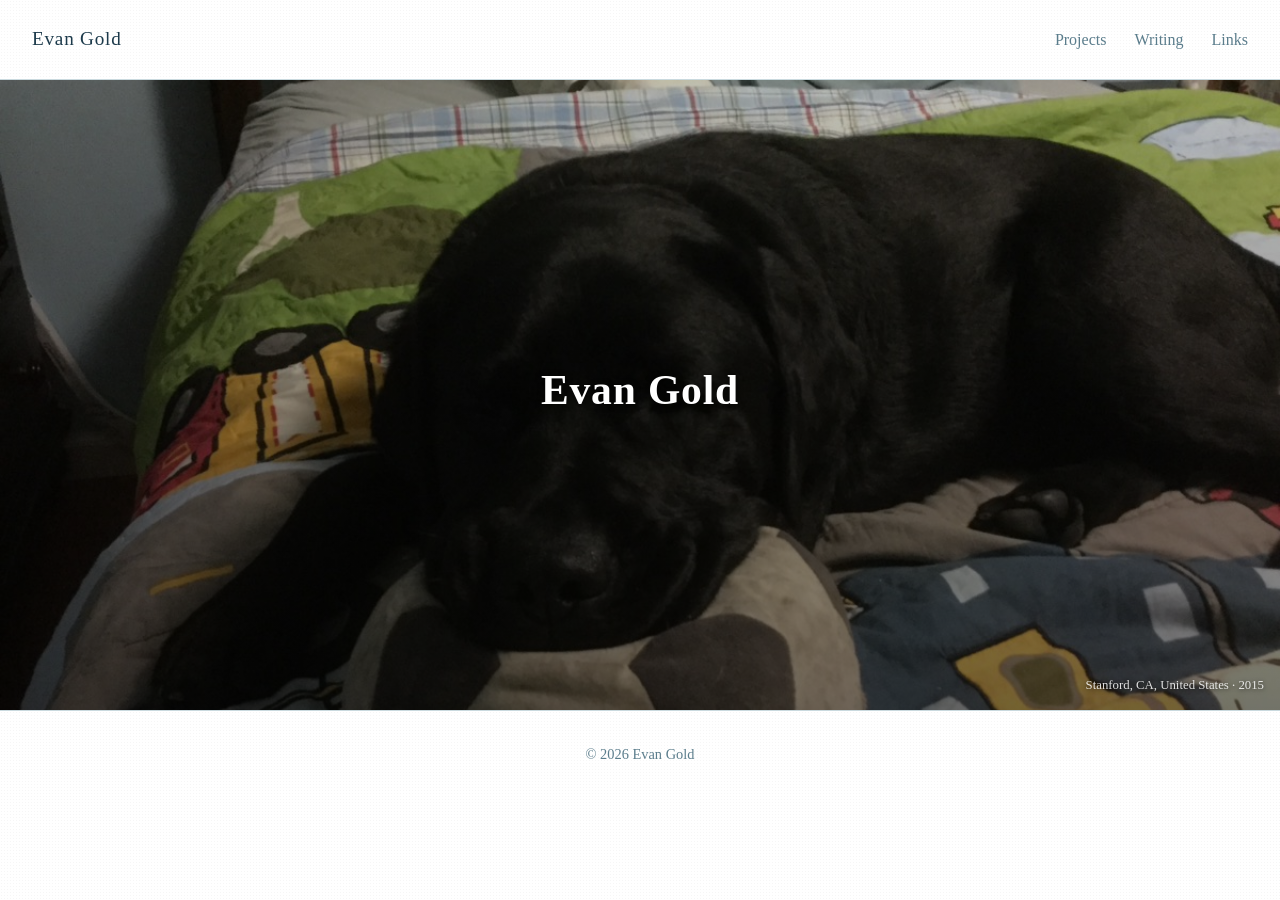
<file: index.html>
<!DOCTYPE html>
<html lang="en">
<head>
<meta charset="UTF-8">
<meta name="viewport" content="width=device-width, initial-scale=1">
<title>Evan Gold</title>
<link rel="stylesheet" href="css/style.css">
<style>
  .hero {
    padding: 0;
    height: 70vh;
    min-height: 480px;
    position: relative;
    overflow: hidden;
    background: var(--paper-dark) center / cover no-repeat;
  }
  .hero-overlay {
    position: absolute;
    inset: 0;
    background: linear-gradient(rgba(0, 0, 0, 0.25), rgba(0, 0, 0, 0.55));
    opacity: 0;
    transition: opacity 0.6s ease;
  }
  .hero-overlay.visible { opacity: 1; }
  .hero-content {
    position: relative;
    z-index: 1;
    display: flex;
    flex-direction: column;
    justify-content: center;
    align-items: center;
    height: 100%;
  }
  .hero-content h1 {
    color: var(--ink);
    transition: color 0.6s ease;
  }
  .hero-overlay.visible ~ .hero-content h1 {
    color: #fff;
    text-shadow: 0 1px 6px rgba(0, 0, 0, 0.5);
  }
  .hero-caption {
    position: absolute;
    right: 16px;
    bottom: 14px;
    z-index: 1;
    color: rgba(255, 255, 255, 0.85);
    font-size: 0.8rem;
    text-shadow: 0 1px 4px rgba(0, 0, 0, 0.6);
    opacity: 0;
    transition: opacity 0.6s ease;
  }
  .hero-caption.visible { opacity: 1; }
</style>
</head>
<body>

<header class="site-header">
  <div class="brand">Evan Gold</div>
  <nav>
    <a href="projects.html">Projects</a>
    <a href="writing.html">Writing</a>
    <a href="links.html">Links</a>
  </nav>
</header>

<section class="hero" id="hero">
  <div class="hero-overlay" id="hero-overlay"></div>
  <div class="hero-content">
    <h1>Evan Gold</h1>
  </div>
  <div class="hero-caption" id="hero-caption"></div>
</section>

<footer class="site-footer">
  &copy; <span id="year"></span> Evan Gold
</footer>

<script src="js/daily-photo.js"></script>
<script src="js/main.js"></script>
<script>document.getElementById('year').textContent = new Date().getFullYear();</script>
</body>
</html>
</file>
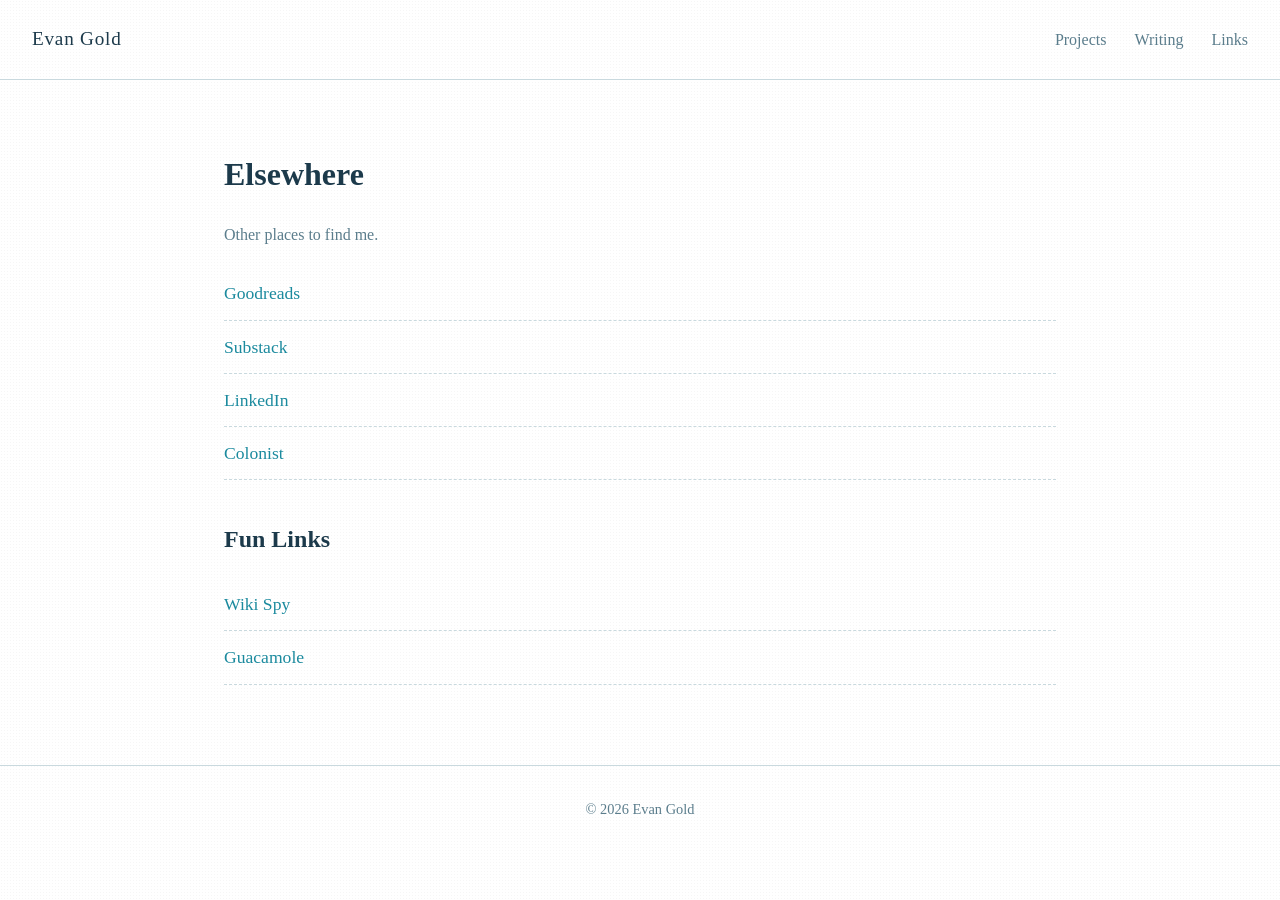
<file: links.html>
<!DOCTYPE html>
<html lang="en">
<head>
<meta charset="UTF-8">
<meta name="viewport" content="width=device-width, initial-scale=1">
<title>Links — Evan Gold</title>
<link rel="stylesheet" href="css/style.css">
</head>
<body>

<header class="site-header">
  <div class="brand"><a href="index.html" style="border:none;color:inherit;">Evan Gold</a></div>
  <nav>
    <a href="projects.html">Projects</a>
    <a href="writing.html">Writing</a>
    <a href="links.html">Links</a>
  </nav>
</header>

<main>
  <h1 class="fade-in">Elsewhere</h1>
  <p class="fade-in" style="color: var(--ink-soft);">Other places to find me.</p>

  <ul class="links-list fade-in">
    <li><a href="https://www.goodreads.com/friend/i?invite_token=N2RiNDE2MjktMjUwMC00MGNjLTg0OTUtNjdjZjdiNDM3YWRh">Goodreads</a></li>
    <li><a href="https://substack.com/@easymoneyscholar">Substack</a></li>
    <li><a href="https://www.linkedin.com/in/evan-gold8/">LinkedIn</a></li>
    <li><a href="https://colonist.io/profile/SheepFiend11#overview">Colonist</a></li>
    <!-- Add more <li><a href="...">Label</a></li> lines as needed -->
  </ul>

  <h2 class="fade-in" style="margin-top: 2.5rem;">Fun Links</h2>
  <ul class="links-list fade-in">
    <li><a href="https://neal.fun/wiki-spy/">Wiki Spy</a></li>
    <li><a href="https://www.youtube.com/watch?v=AnqPfbb0GlA">Guacamole</a></li>
  </ul>
</main>

<footer class="site-footer">
  &copy; <span id="year"></span> Evan Gold
</footer>

<script src="js/main.js"></script>
<script>document.getElementById('year').textContent = new Date().getFullYear();</script>
</body>
</html>
</file>
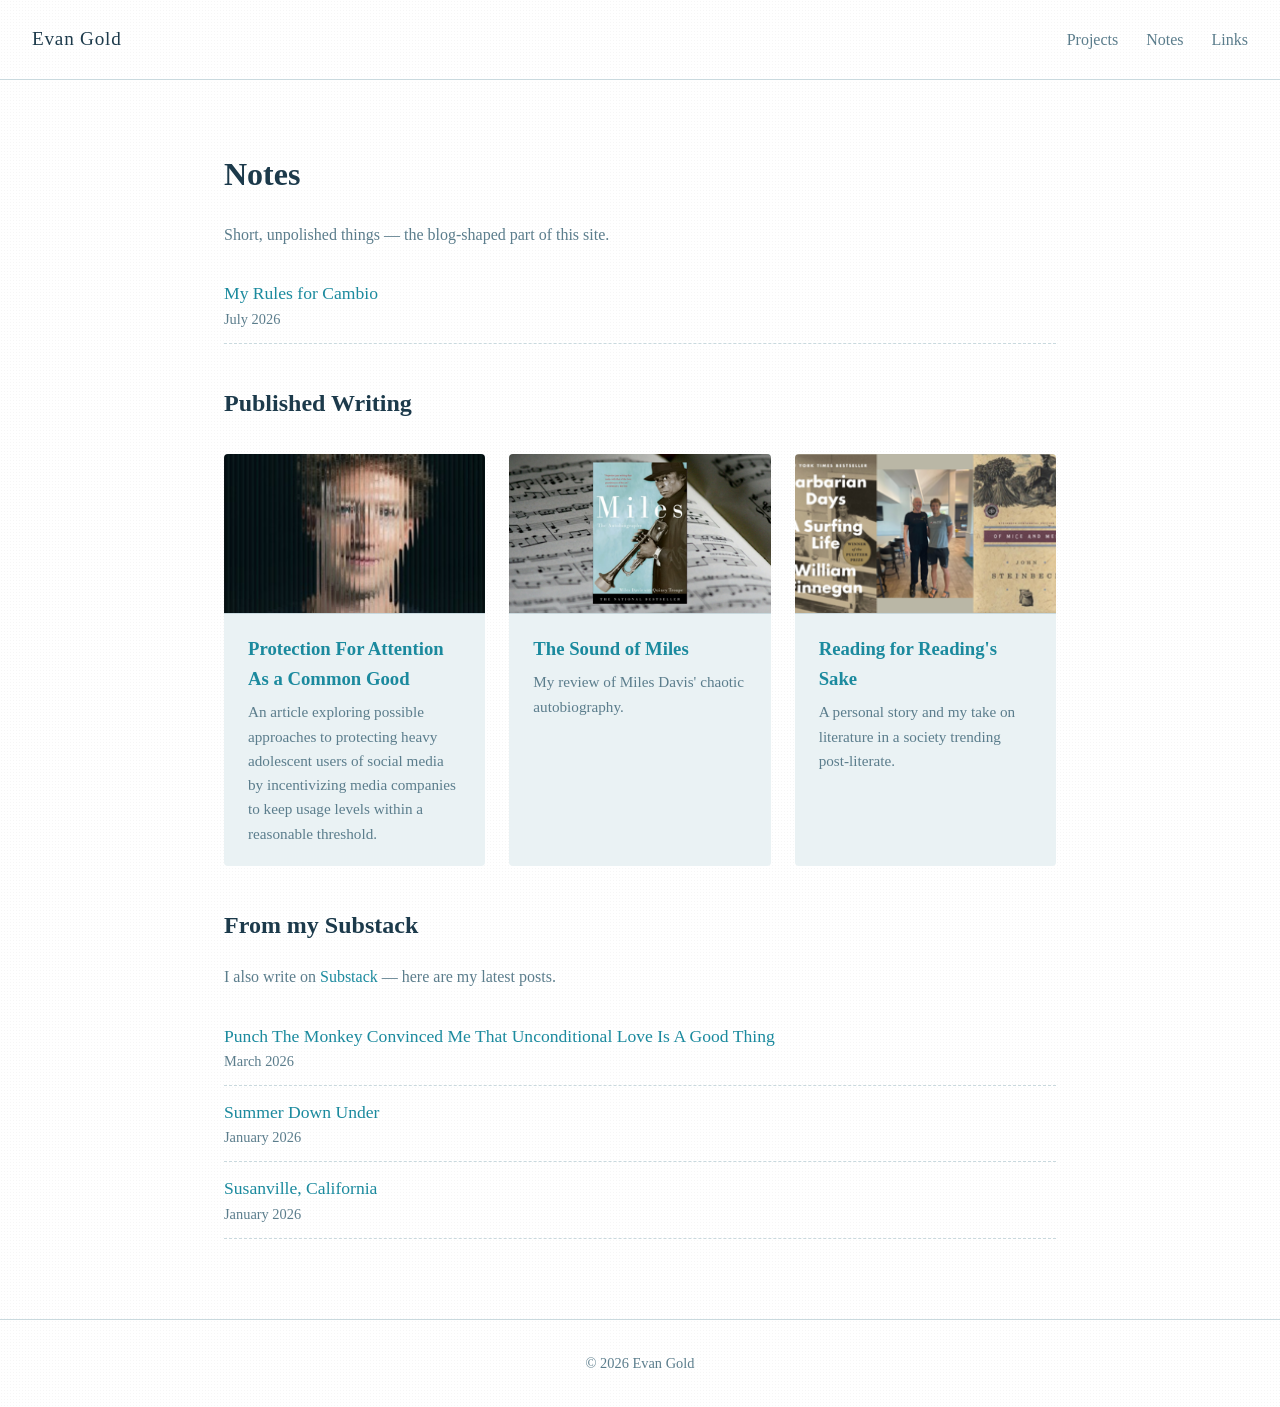
<file: notes.html>
<!DOCTYPE html>
<html lang="en">
<head>
<meta charset="UTF-8">
<meta name="viewport" content="width=device-width, initial-scale=1">
<title>Notes — Evan Gold</title>
<link rel="stylesheet" href="css/style.css">
</head>
<body>

<header class="site-header">
  <div class="brand"><a href="index.html" style="border:none;color:inherit;">Evan Gold</a></div>
  <nav>
    <a href="projects.html">Projects</a>
    <a href="notes.html">Notes</a>
    <a href="links.html">Links</a>
  </nav>
</header>

<main>
  <h1 class="fade-in">Notes</h1>
  <p class="fade-in" style="color: var(--ink-soft);">Short, unpolished things — the blog-shaped part of this site.</p>

  <ul class="links-list fade-in">
    <li>
      <a href="notes/cambio-rules.html">My Rules for Cambio</a>
      <div style="color: var(--ink-soft); font-size: 0.9rem;">July 2026</div>
    </li>
    <!-- Add new notes by copying a <li> block and linking to a page in /notes -->
  </ul>

  <h2 class="fade-in" style="margin-top: 2.5rem;">Published Writing</h2>
  <div class="writing-grid fade-in">
    <a class="writing-card" href="https://www.ocf.berkeley.edu/~prb/protection-for-attention-as-a-common-good/" style="border:none;">
      <img src="assets/writing/attention-common-good.jpeg" alt="Protection For Attention As a Common Good">
      <div class="writing-card-body">
        <h3>Protection For Attention As a Common Good</h3>
        <p>An article exploring possible approaches to protecting heavy adolescent users of social media by incentivizing media companies to keep usage levels within a reasonable threshold.</p>
      </div>
    </a>
    <a class="writing-card" href="https://berkeleyfictionreview.org/2025/10/21/the-sound-of-miles/" style="border:none;">
      <img src="assets/writing/sound-of-miles.png" alt="The Sound of Miles">
      <div class="writing-card-body">
        <h3>The Sound of Miles</h3>
        <p>My review of Miles Davis' chaotic autobiography.</p>
      </div>
    </a>
    <a class="writing-card" href="https://berkeleyfictionreview.org/2026/03/04/reading-for-readings-sake-bill-waltons-book-list-and-the-joy-of-reading-in-a-wall-e-world/" style="border:none;">
      <img src="assets/writing/reading-for-readings-sake.png" alt="Reading for Reading's Sake">
      <div class="writing-card-body">
        <h3>Reading for Reading's Sake</h3>
        <p>A personal story and my take on literature in a society trending post-literate.</p>
      </div>
    </a>
  </div>

  <h2 class="fade-in" style="margin-top: 2.5rem;">From my Substack</h2>
  <p class="fade-in" style="color: var(--ink-soft);">
    I also write on <a href="https://whatsupwithevan.substack.com/">Substack</a> — here are my latest posts.
  </p>

  <ul class="links-list fade-in">
<!-- SUBSTACK_POSTS_START -->
  <li>
    <a href="https://whatsupwithevan.substack.com/p/punch-the-monkey-convinced-me-that">Punch The Monkey Convinced Me That Unconditional Love Is A Good Thing</a>
    <div style="color: var(--ink-soft); font-size: 0.9rem;">March 2026</div>
  </li>
  <li>
    <a href="https://whatsupwithevan.substack.com/p/summer-down-under">Summer Down Under</a>
    <div style="color: var(--ink-soft); font-size: 0.9rem;">January 2026</div>
  </li>
  <li>
    <a href="https://whatsupwithevan.substack.com/p/susanville-california">Susanville, California</a>
    <div style="color: var(--ink-soft); font-size: 0.9rem;">January 2026</div>
  </li>
<!-- SUBSTACK_POSTS_END -->
  </ul>
</main>

<footer class="site-footer">
  &copy; <span id="year"></span> Evan Gold
</footer>

<script src="js/main.js"></script>
<script>document.getElementById('year').textContent = new Date().getFullYear();</script>
</body>
</html>
</file>
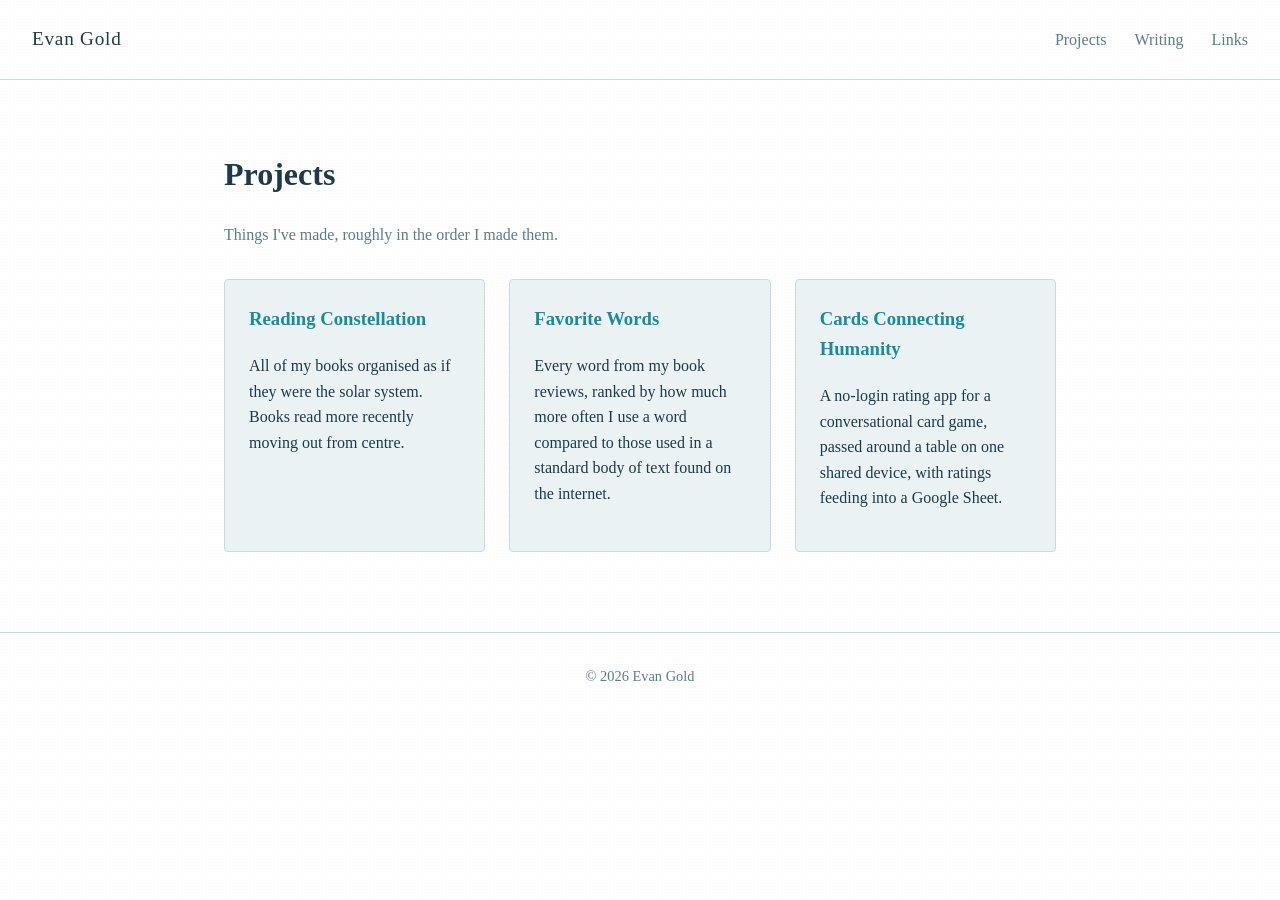
<file: projects.html>
<!DOCTYPE html>
<html lang="en">
<head>
<meta charset="UTF-8">
<meta name="viewport" content="width=device-width, initial-scale=1">
<title>Projects — Evan Gold</title>
<link rel="stylesheet" href="css/style.css">
</head>
<body>

<header class="site-header">
  <div class="brand"><a href="index.html" style="border:none;color:inherit;">Evan Gold</a></div>
  <nav>
    <a href="projects.html">Projects</a>
    <a href="writing.html">Writing</a>
    <a href="links.html">Links</a>
  </nav>
</header>

<main>
  <h1 class="fade-in">Projects</h1>
  <p class="fade-in" style="color: var(--ink-soft);">Things I've made, roughly in the order I made them.</p>

  <div class="project-grid">
    <div class="project-card fade-in">
      <h3><a href="projects/reading-constellation.html">Reading Constellation</a></h3>
      <p>All of my books organised as if they were the solar system. Books read more recently moving out from centre.</p>
    </div>

    <div class="project-card fade-in">
      <h3><a href="projects/favorite-words.html">Favorite Words</a></h3>
      <p>Every word from my book reviews, ranked by how much more often I use a word compared to those used in a standard body of text found on the internet.</p>
    </div>

    <div class="project-card fade-in">
      <h3><a href="projects/cards-connecting-humanity.html">Cards Connecting Humanity</a></h3>
      <p>A no-login rating app for a conversational card game, passed around a table on one shared device, with ratings feeding into a Google Sheet.</p>
    </div>

    <!-- Add new projects here by copying a .project-card block and linking to a page in /projects -->
  </div>
</main>

<footer class="site-footer">
  &copy; <span id="year"></span> Evan Gold
</footer>

<script src="js/main.js"></script>
<script>document.getElementById('year').textContent = new Date().getFullYear();</script>
</body>
</html>
</file>
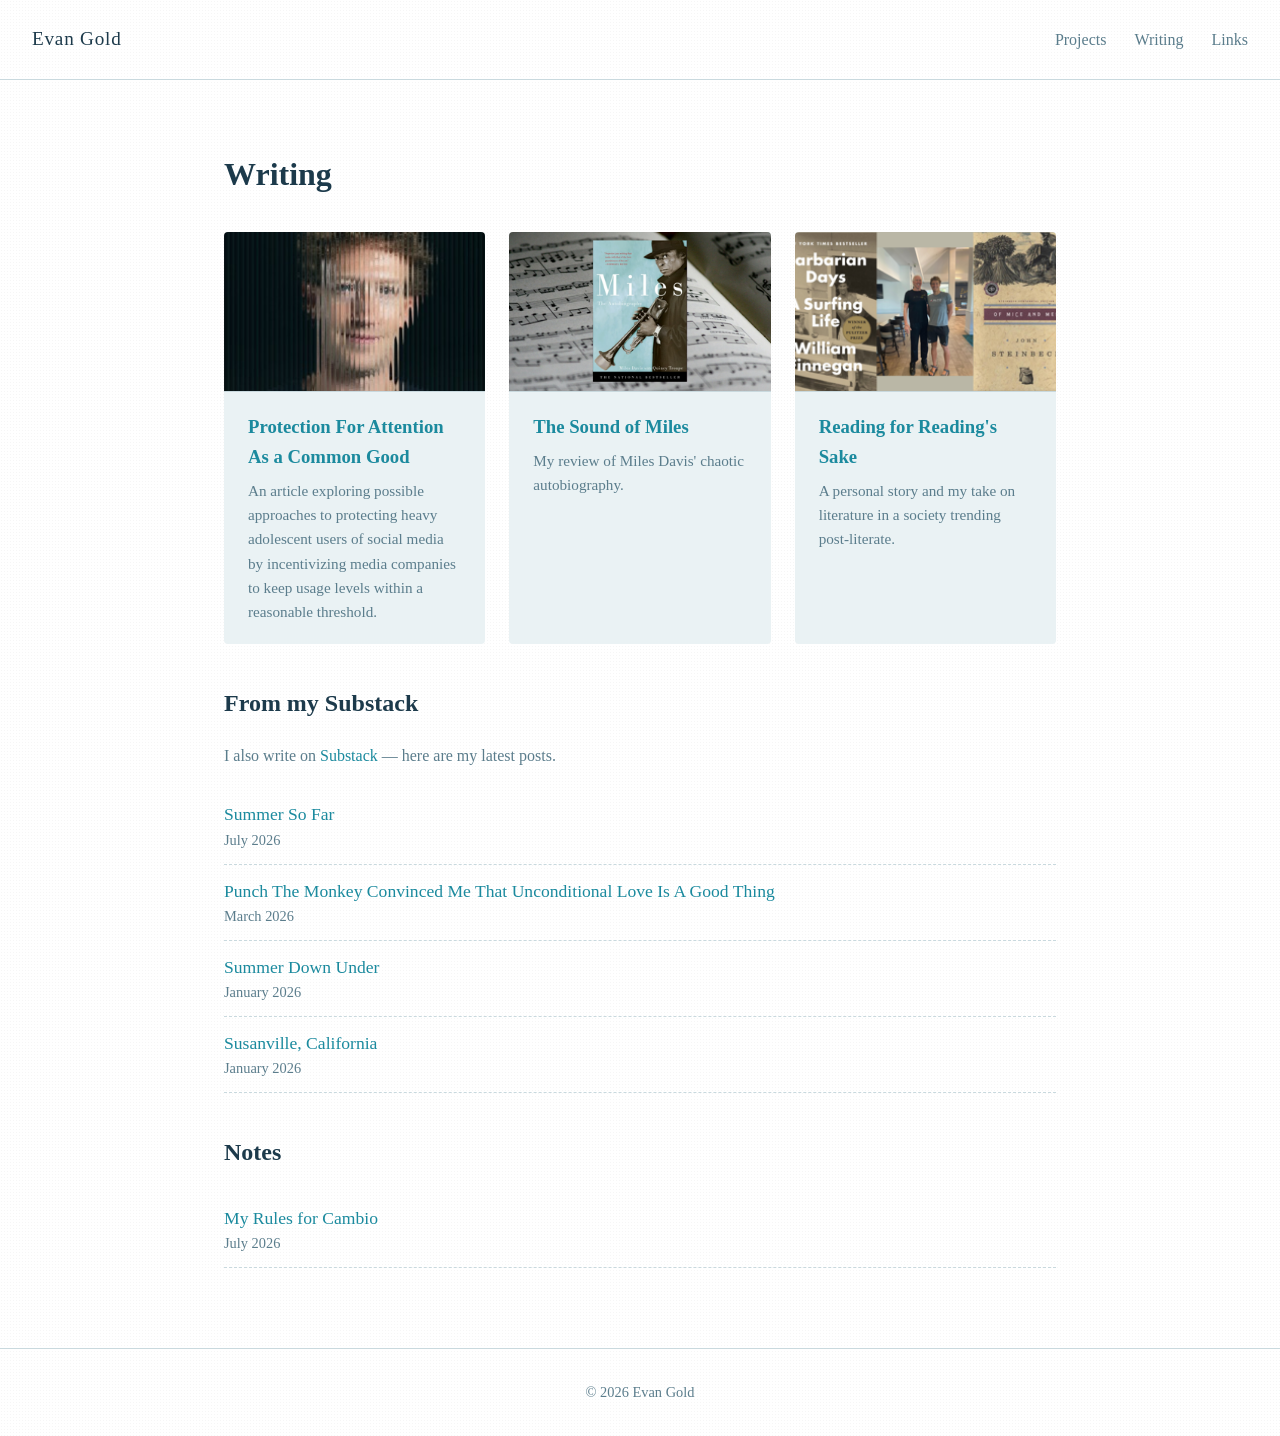
<file: writing.html>
<!DOCTYPE html>
<html lang="en">
<head>
<meta charset="UTF-8">
<meta name="viewport" content="width=device-width, initial-scale=1">
<title>Writing — Evan Gold</title>
<link rel="stylesheet" href="css/style.css">
</head>
<body>

<header class="site-header">
  <div class="brand"><a href="index.html" style="border:none;color:inherit;">Evan Gold</a></div>
  <nav>
    <a href="projects.html">Projects</a>
    <a href="writing.html">Writing</a>
    <a href="links.html">Links</a>
  </nav>
</header>

<main>
  <h1 class="fade-in">Writing</h1>

  <div class="writing-grid fade-in">
    <a class="writing-card" href="https://www.ocf.berkeley.edu/~prb/protection-for-attention-as-a-common-good/" style="border:none;">
      <img src="assets/writing/attention-common-good.jpeg" alt="Protection For Attention As a Common Good">
      <div class="writing-card-body">
        <h3>Protection For Attention As a Common Good</h3>
        <p>An article exploring possible approaches to protecting heavy adolescent users of social media by incentivizing media companies to keep usage levels within a reasonable threshold.</p>
      </div>
    </a>
    <a class="writing-card" href="https://berkeleyfictionreview.org/2025/10/21/the-sound-of-miles/" style="border:none;">
      <img src="assets/writing/sound-of-miles.png" alt="The Sound of Miles">
      <div class="writing-card-body">
        <h3>The Sound of Miles</h3>
        <p>My review of Miles Davis' chaotic autobiography.</p>
      </div>
    </a>
    <a class="writing-card" href="https://berkeleyfictionreview.org/2026/03/04/reading-for-readings-sake-bill-waltons-book-list-and-the-joy-of-reading-in-a-wall-e-world/" style="border:none;">
      <img src="assets/writing/reading-for-readings-sake.png" alt="Reading for Reading's Sake">
      <div class="writing-card-body">
        <h3>Reading for Reading's Sake</h3>
        <p>A personal story and my take on literature in a society trending post-literate.</p>
      </div>
    </a>
  </div>

  <h2 class="fade-in" style="margin-top: 2.5rem;">From my Substack</h2>
  <p class="fade-in" style="color: var(--ink-soft);">
    I also write on <a href="https://whatsupwithevan.substack.com/">Substack</a> — here are my latest posts.
  </p>

  <ul class="links-list fade-in">
<!-- SUBSTACK_POSTS_START -->
  <li>
    <a href="https://whatsupwithevan.substack.com/p/summer-so-far">Summer So Far</a>
    <div style="color: var(--ink-soft); font-size: 0.9rem;">July 2026</div>
  </li>
  <li>
    <a href="https://whatsupwithevan.substack.com/p/punch-the-monkey-convinced-me-that">Punch The Monkey Convinced Me That Unconditional Love Is A Good Thing</a>
    <div style="color: var(--ink-soft); font-size: 0.9rem;">March 2026</div>
  </li>
  <li>
    <a href="https://whatsupwithevan.substack.com/p/summer-down-under">Summer Down Under</a>
    <div style="color: var(--ink-soft); font-size: 0.9rem;">January 2026</div>
  </li>
  <li>
    <a href="https://whatsupwithevan.substack.com/p/susanville-california">Susanville, California</a>
    <div style="color: var(--ink-soft); font-size: 0.9rem;">January 2026</div>
  </li>
<!-- SUBSTACK_POSTS_END -->
  </ul>

  <h2 class="fade-in" style="margin-top: 2.5rem;">Notes</h2>
  <ul class="links-list fade-in">
    <li>
      <a href="notes/cambio-rules.html">My Rules for Cambio</a>
      <div style="color: var(--ink-soft); font-size: 0.9rem;">July 2026</div>
    </li>
    <!-- Add new notes by copying a <li> block and linking to a page in /notes -->
  </ul>
</main>

<footer class="site-footer">
  &copy; <span id="year"></span> Evan Gold
</footer>

<script src="js/main.js"></script>
<script>document.getElementById('year').textContent = new Date().getFullYear();</script>
</body>
</html>
</file>
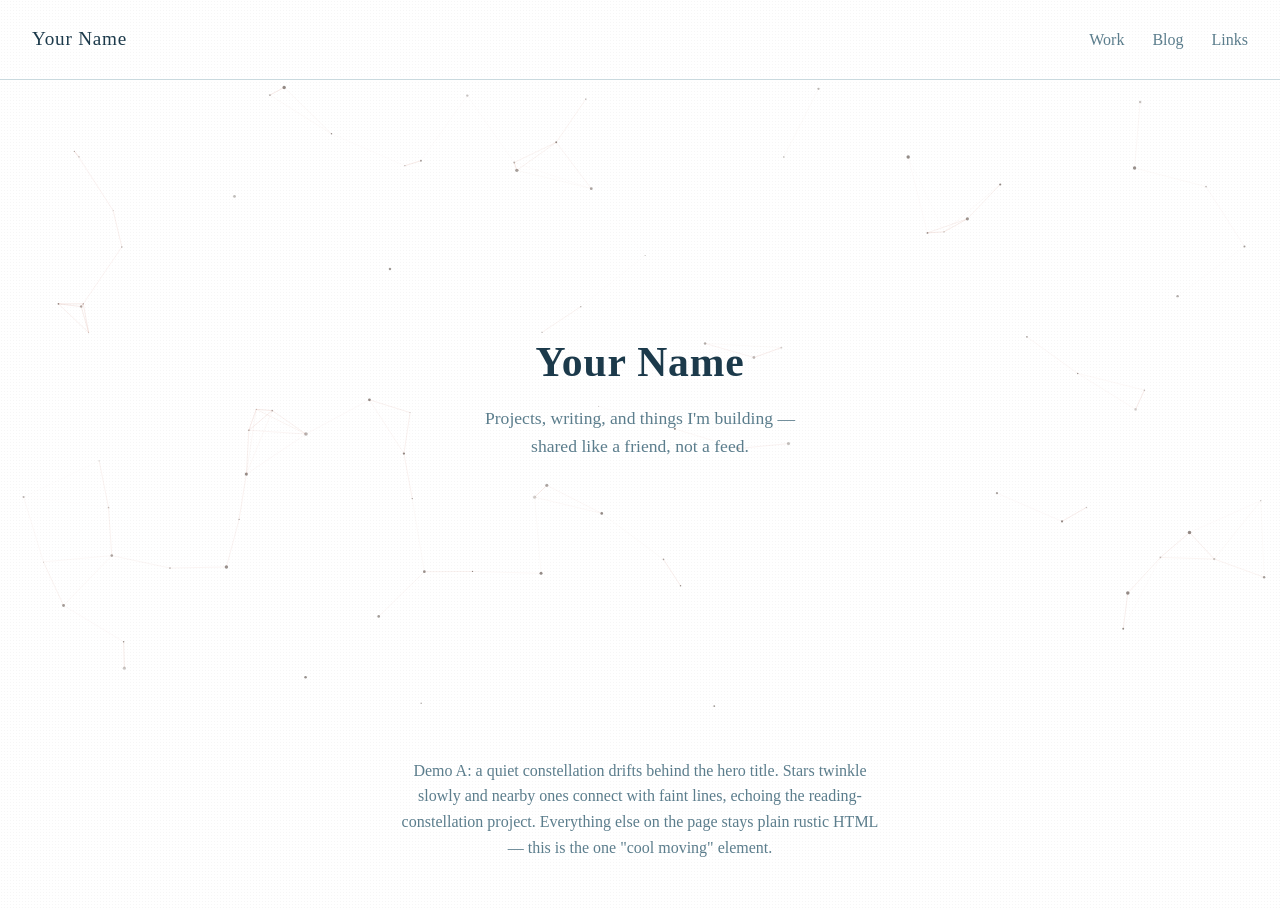
<file: demos/demo-canvas.html>
<!DOCTYPE html>
<html lang="en">
<head>
<meta charset="UTF-8">
<title>Demo A — Constellation Canvas</title>
<link rel="stylesheet" href="../css/style.css">
<style>
  .hero { padding: 0; height: 70vh; min-height: 480px; }
  #stars {
    position: absolute;
    inset: 0;
    width: 100%;
    height: 100%;
  }
  .hero-content {
    position: relative;
    z-index: 1;
    display: flex;
    flex-direction: column;
    justify-content: center;
    align-items: center;
    height: 100%;
  }
  .note {
    max-width: 60ch;
    margin: 3rem auto;
    color: var(--ink-soft);
    text-align: center;
  }
</style>
</head>
<body>

<header class="site-header">
  <div class="brand">Your Name</div>
  <nav>
    <a href="#">Work</a>
    <a href="#">Blog</a>
    <a href="#">Links</a>
  </nav>
</header>

<section class="hero">
  <canvas id="stars"></canvas>
  <div class="hero-content">
    <h1>Your Name</h1>
    <p class="tagline">Projects, writing, and things I'm building — shared like a friend, not a feed.</p>
  </div>
</section>

<p class="note">
  Demo A: a quiet constellation drifts behind the hero title. Stars twinkle slowly and nearby
  ones connect with faint lines, echoing the reading-constellation project. Everything else on
  the page stays plain rustic HTML — this is the one "cool moving" element.
</p>

<script>
const canvas = document.getElementById('stars');
const ctx = canvas.getContext('2d');
let w, h, stars;

function resize() {
  w = canvas.width = canvas.offsetWidth;
  h = canvas.height = canvas.offsetHeight;
  const count = Math.floor((w * h) / 9000);
  stars = Array.from({ length: count }, () => ({
    x: Math.random() * w,
    y: Math.random() * h,
    r: Math.random() * 1.4 + 0.4,
    phase: Math.random() * Math.PI * 2,
    speed: 0.4 + Math.random() * 0.4,
    vx: (Math.random() - 0.5) * 0.08,
    vy: (Math.random() - 0.5) * 0.08
  }));
}

function draw(t) {
  ctx.clearRect(0, 0, w, h);
  ctx.fillStyle = '#3a2e26';

  for (const s of stars) {
    s.x += s.vx;
    s.y += s.vy;
    if (s.x < 0) s.x = w; if (s.x > w) s.x = 0;
    if (s.y < 0) s.y = h; if (s.y > h) s.y = 0;
    const twinkle = 0.35 + 0.65 * Math.abs(Math.sin(t * 0.0006 * s.speed + s.phase));
    ctx.globalAlpha = twinkle * 0.55;
    ctx.beginPath();
    ctx.arc(s.x, s.y, s.r, 0, Math.PI * 2);
    ctx.fill();
  }

  ctx.strokeStyle = '#b5533c';
  for (let i = 0; i < stars.length; i++) {
    for (let j = i + 1; j < stars.length; j++) {
      const dx = stars[i].x - stars[j].x;
      const dy = stars[i].y - stars[j].y;
      const dist = Math.sqrt(dx * dx + dy * dy);
      if (dist < 90) {
        ctx.globalAlpha = (1 - dist / 90) * 0.15;
        ctx.beginPath();
        ctx.moveTo(stars[i].x, stars[i].y);
        ctx.lineTo(stars[j].x, stars[j].y);
        ctx.stroke();
      }
    }
  }
  ctx.globalAlpha = 1;
  requestAnimationFrame(draw);
}

window.addEventListener('resize', resize);
resize();
requestAnimationFrame(draw);
</script>

</body>
</html>
</file>
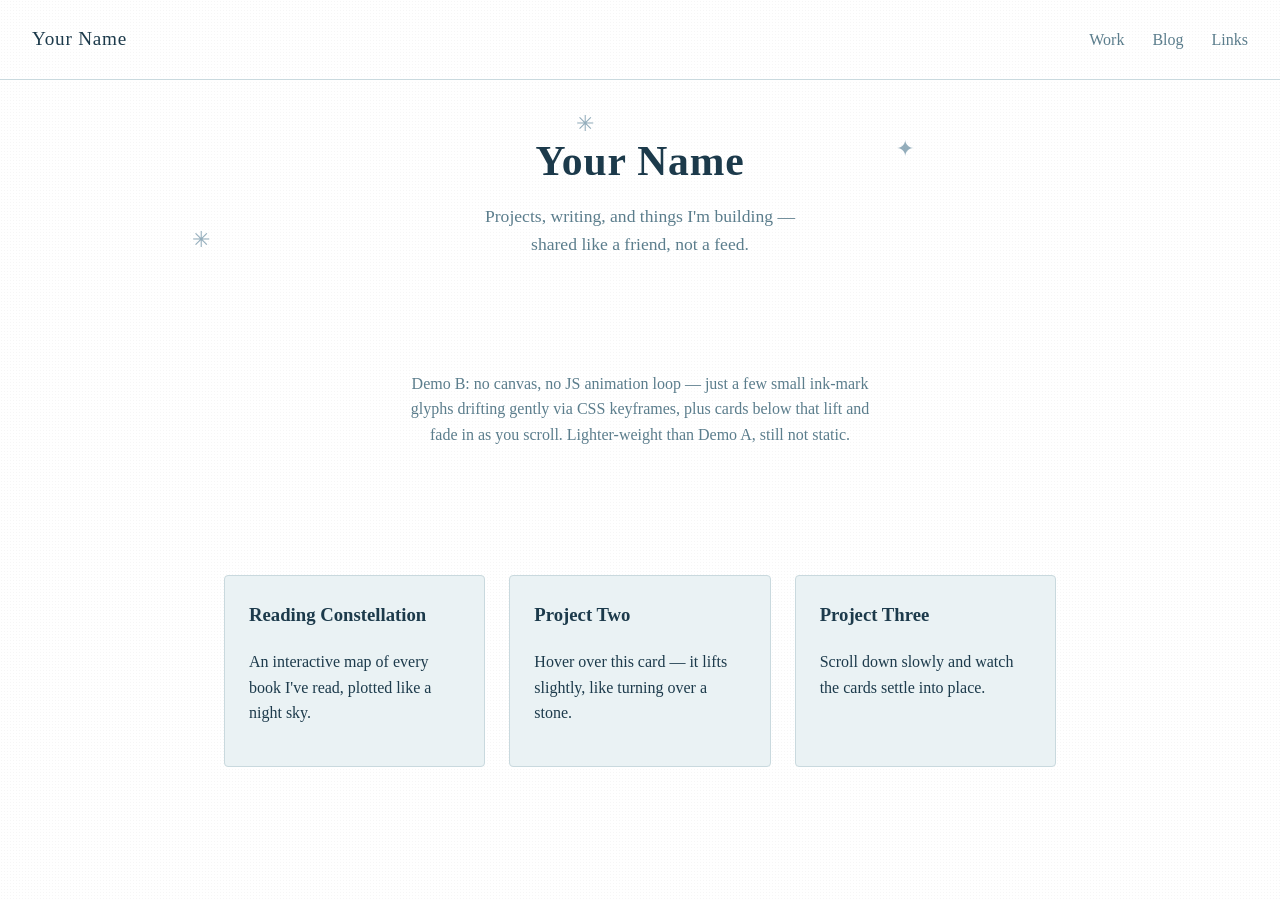
<file: demos/demo-css.html>
<!DOCTYPE html>
<html lang="en">
<head>
<meta charset="UTF-8">
<title>Demo B — CSS-only Motion</title>
<link rel="stylesheet" href="../css/style.css">
<style>
  .hero { padding-top: 3rem; }
  .drift {
    position: absolute;
    font-size: 1.4rem;
    color: var(--moss);
    opacity: 0.5;
    animation: float 14s ease-in-out infinite;
  }
  .drift.d2 { animation-duration: 18s; animation-delay: -4s; left: 70%; top: 20%; }
  .drift.d3 { animation-duration: 11s; animation-delay: -7s; left: 15%; top: 55%; }
  .drift.d1 { left: 45%; top: 10%; }
  @keyframes float {
    0%, 100% { transform: translate(0, 0) rotate(0deg); }
    50% { transform: translate(12px, -18px) rotate(6deg); }
  }
  .note {
    max-width: 60ch;
    margin: 2rem auto 3rem;
    color: var(--ink-soft);
    text-align: center;
  }
</style>
</head>
<body>

<header class="site-header">
  <div class="brand">Your Name</div>
  <nav>
    <a href="#">Work</a>
    <a href="#">Blog</a>
    <a href="#">Links</a>
  </nav>
</header>

<section class="hero">
  <span class="drift d1">✳</span>
  <span class="drift d2">✦</span>
  <span class="drift d3">✳</span>
  <h1>Your Name</h1>
  <p class="tagline">Projects, writing, and things I'm building — shared like a friend, not a feed.</p>
</section>

<p class="note">
  Demo B: no canvas, no JS animation loop — just a few small ink-mark glyphs drifting
  gently via CSS keyframes, plus cards below that lift and fade in as you scroll.
  Lighter-weight than Demo A, still not static.
</p>

<main>
  <div class="project-grid">
    <div class="project-card fade-in">
      <h3>Reading Constellation</h3>
      <p>An interactive map of every book I've read, plotted like a night sky.</p>
    </div>
    <div class="project-card fade-in">
      <h3>Project Two</h3>
      <p>Hover over this card — it lifts slightly, like turning over a stone.</p>
    </div>
    <div class="project-card fade-in">
      <h3>Project Three</h3>
      <p>Scroll down slowly and watch the cards settle into place.</p>
    </div>
  </div>
</main>

<script>
const io = new IntersectionObserver((entries) => {
  for (const e of entries) {
    if (e.isIntersecting) e.target.classList.add('visible');
  }
}, { threshold: 0.2 });
document.querySelectorAll('.fade-in').forEach(el => io.observe(el));
</script>

</body>
</html>
</file>
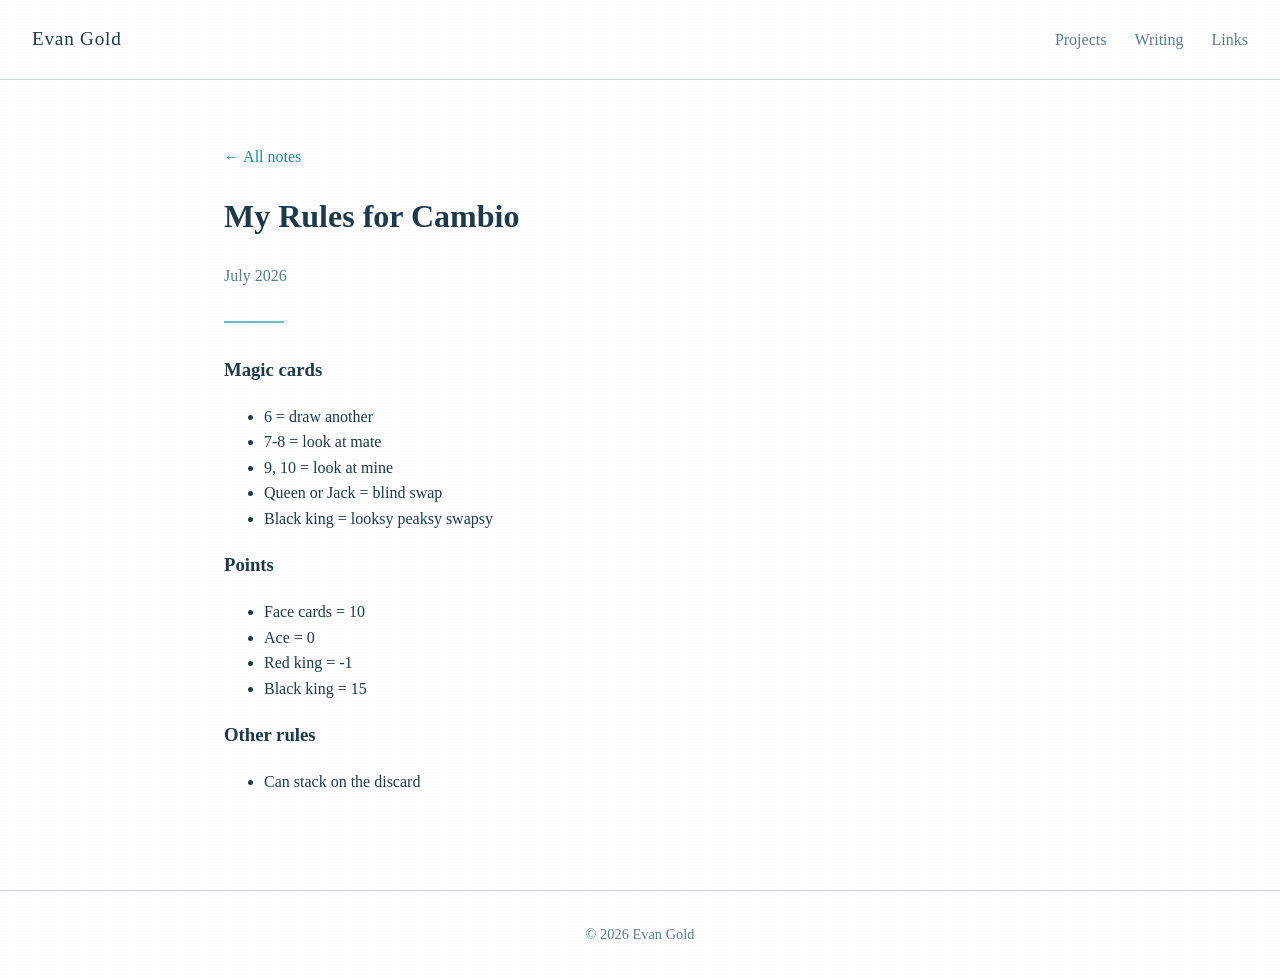
<file: notes/cambio-rules.html>
<!DOCTYPE html>
<html lang="en">
<head>
<meta charset="UTF-8">
<meta name="viewport" content="width=device-width, initial-scale=1">
<title>My Rules for Cambio — Evan Gold</title>
<link rel="stylesheet" href="../css/style.css">
</head>
<body>

<header class="site-header">
  <div class="brand"><a href="../index.html" style="border:none;color:inherit;">Evan Gold</a></div>
  <nav>
    <a href="../projects.html">Projects</a>
    <a href="../writing.html">Writing</a>
    <a href="../links.html">Links</a>
  </nav>
</header>

<main>
  <p><a href="../writing.html">&larr; All notes</a></p>
  <h1>My Rules for Cambio</h1>
  <p style="color: var(--ink-soft);">July 2026</p>
  <hr class="divider" style="margin-left:0;">

  <h3>Magic cards</h3>
  <ul>
    <li>6 = draw another</li>
    <li>7-8 = look at mate</li>
    <li>9, 10 = look at mine</li>
    <li>Queen or Jack = blind swap</li>
    <li>Black king = looksy peaksy swapsy</li>
  </ul>

  <h3>Points</h3>
  <ul>
    <li>Face cards = 10</li>
    <li>Ace = 0</li>
    <li>Red king = -1</li>
    <li>Black king = 15</li>
  </ul>

  <h3>Other rules</h3>
  <ul>
    <li>Can stack on the discard</li>
  </ul>
</main>

<footer class="site-footer">
  &copy; <span id="year"></span> Evan Gold
</footer>

<script>document.getElementById('year').textContent = new Date().getFullYear();</script>
</body>
</html>
</file>
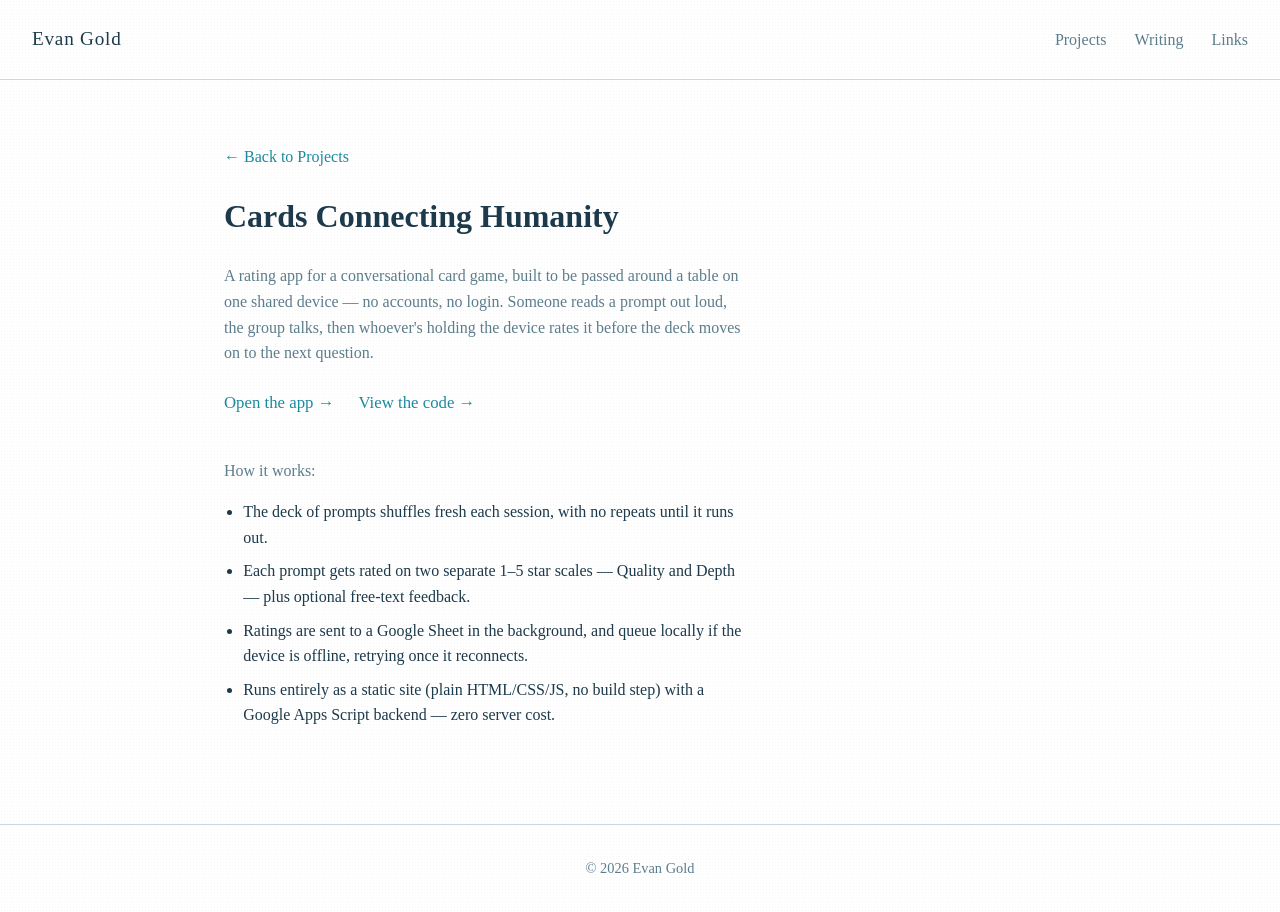
<file: projects/cards-connecting-humanity.html>
<!DOCTYPE html>
<html lang="en">
<head>
<meta charset="UTF-8">
<meta name="viewport" content="width=device-width, initial-scale=1">
<title>Cards Connecting Humanity — Evan Gold</title>
<link rel="stylesheet" href="../css/style.css">
<style>
  .cch-intro { max-width: 65ch; }
  .cch-intro p { color: var(--ink-soft); }
  .cch-links {
    display: flex;
    flex-wrap: wrap;
    gap: 0.75rem 1.5rem;
    margin: 1.5rem 0 2.5rem;
  }
  .cch-links a {
    font-size: 1.05rem;
  }
  .cch-list {
    padding-left: 1.2rem;
  }
  .cch-list li {
    margin-bottom: 0.5rem;
  }
</style>
</head>
<body>

<header class="site-header">
  <div class="brand"><a href="../index.html" style="border:none;color:inherit;">Evan Gold</a></div>
  <nav>
    <a href="../projects.html">Projects</a>
    <a href="../writing.html">Writing</a>
    <a href="../links.html">Links</a>
  </nav>
</header>

<main>
  <div class="cch-intro">
    <p><a href="../projects.html">&larr; Back to Projects</a></p>
    <h1>Cards Connecting Humanity</h1>
    <p>
      A rating app for a conversational card game, built to be passed around a table on
      one shared device &mdash; no accounts, no login. Someone reads a prompt out loud,
      the group talks, then whoever's holding the device rates it before the deck moves
      on to the next question.
    </p>

    <div class="cch-links">
      <a href="https://easymoneyscholar.github.io/CardsConnectingHumanity/" target="_blank" rel="noopener">Open the app &rarr;</a>
      <a href="https://github.com/Easymoneyscholar/CardsConnectingHumanity" target="_blank" rel="noopener">View the code &rarr;</a>
    </div>

    <p>How it works:</p>
    <ul class="cch-list">
      <li>The deck of prompts shuffles fresh each session, with no repeats until it runs out.</li>
      <li>Each prompt gets rated on two separate 1&ndash;5 star scales &mdash; Quality and Depth &mdash; plus optional free-text feedback.</li>
      <li>Ratings are sent to a Google Sheet in the background, and queue locally if the device is offline, retrying once it reconnects.</li>
      <li>Runs entirely as a static site (plain HTML/CSS/JS, no build step) with a Google Apps Script backend &mdash; zero server cost.</li>
    </ul>
  </div>
</main>

<footer class="site-footer">
  &copy; <span id="year"></span> Evan Gold
</footer>

<script src="../js/main.js"></script>
<script>document.getElementById('year').textContent = new Date().getFullYear();</script>
</body>
</html>
</file>
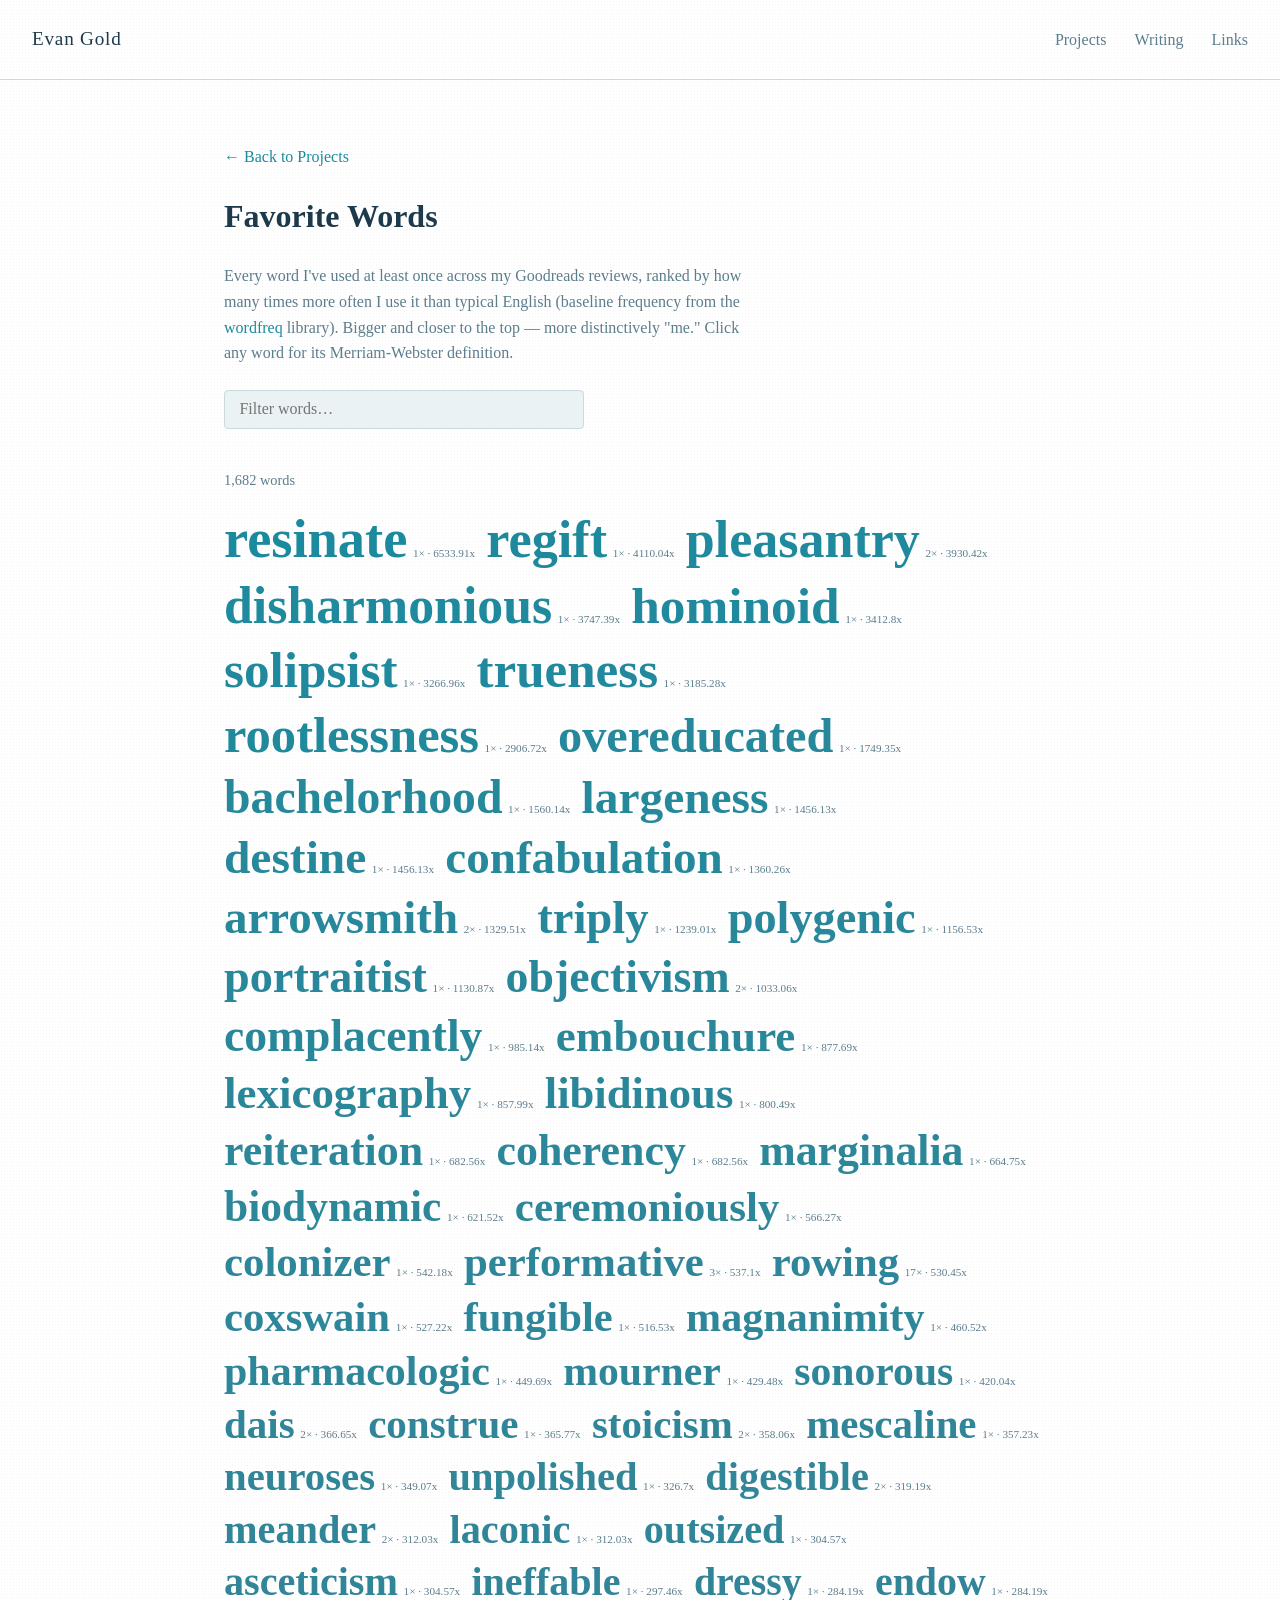
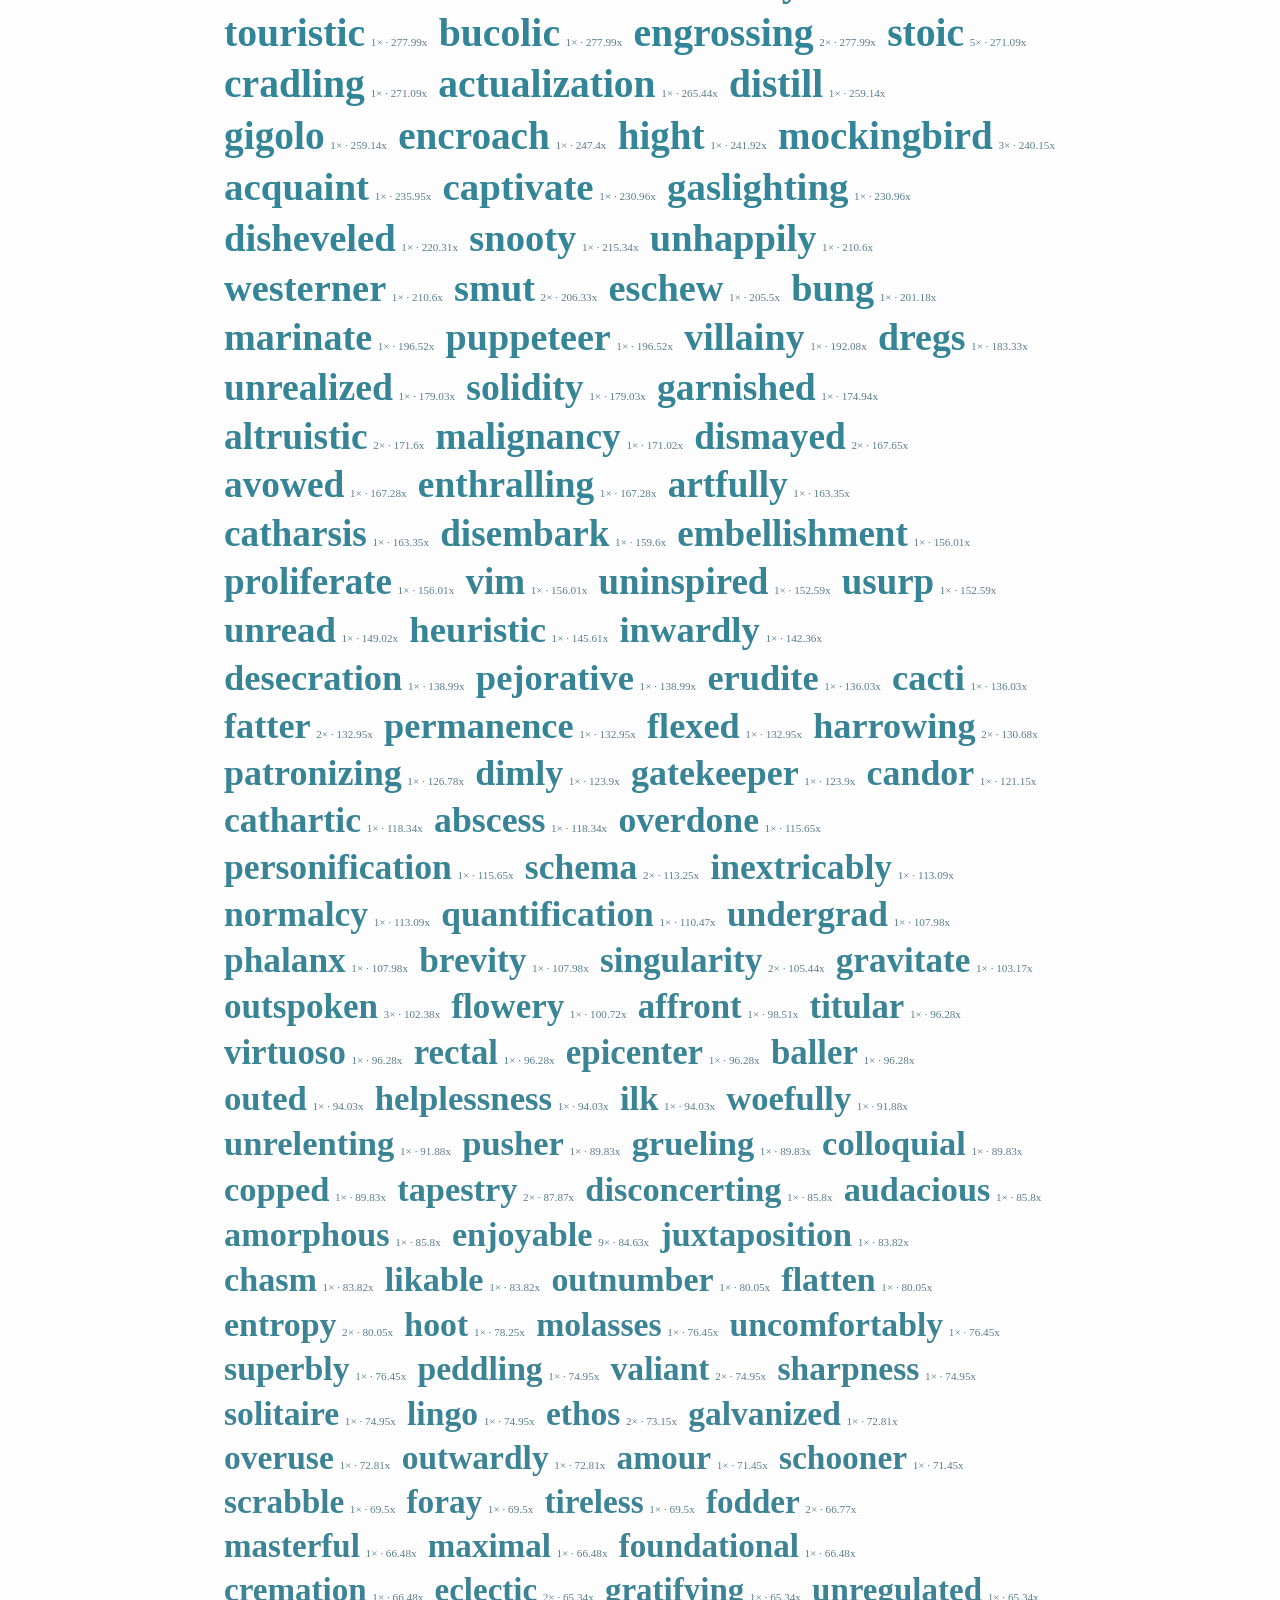
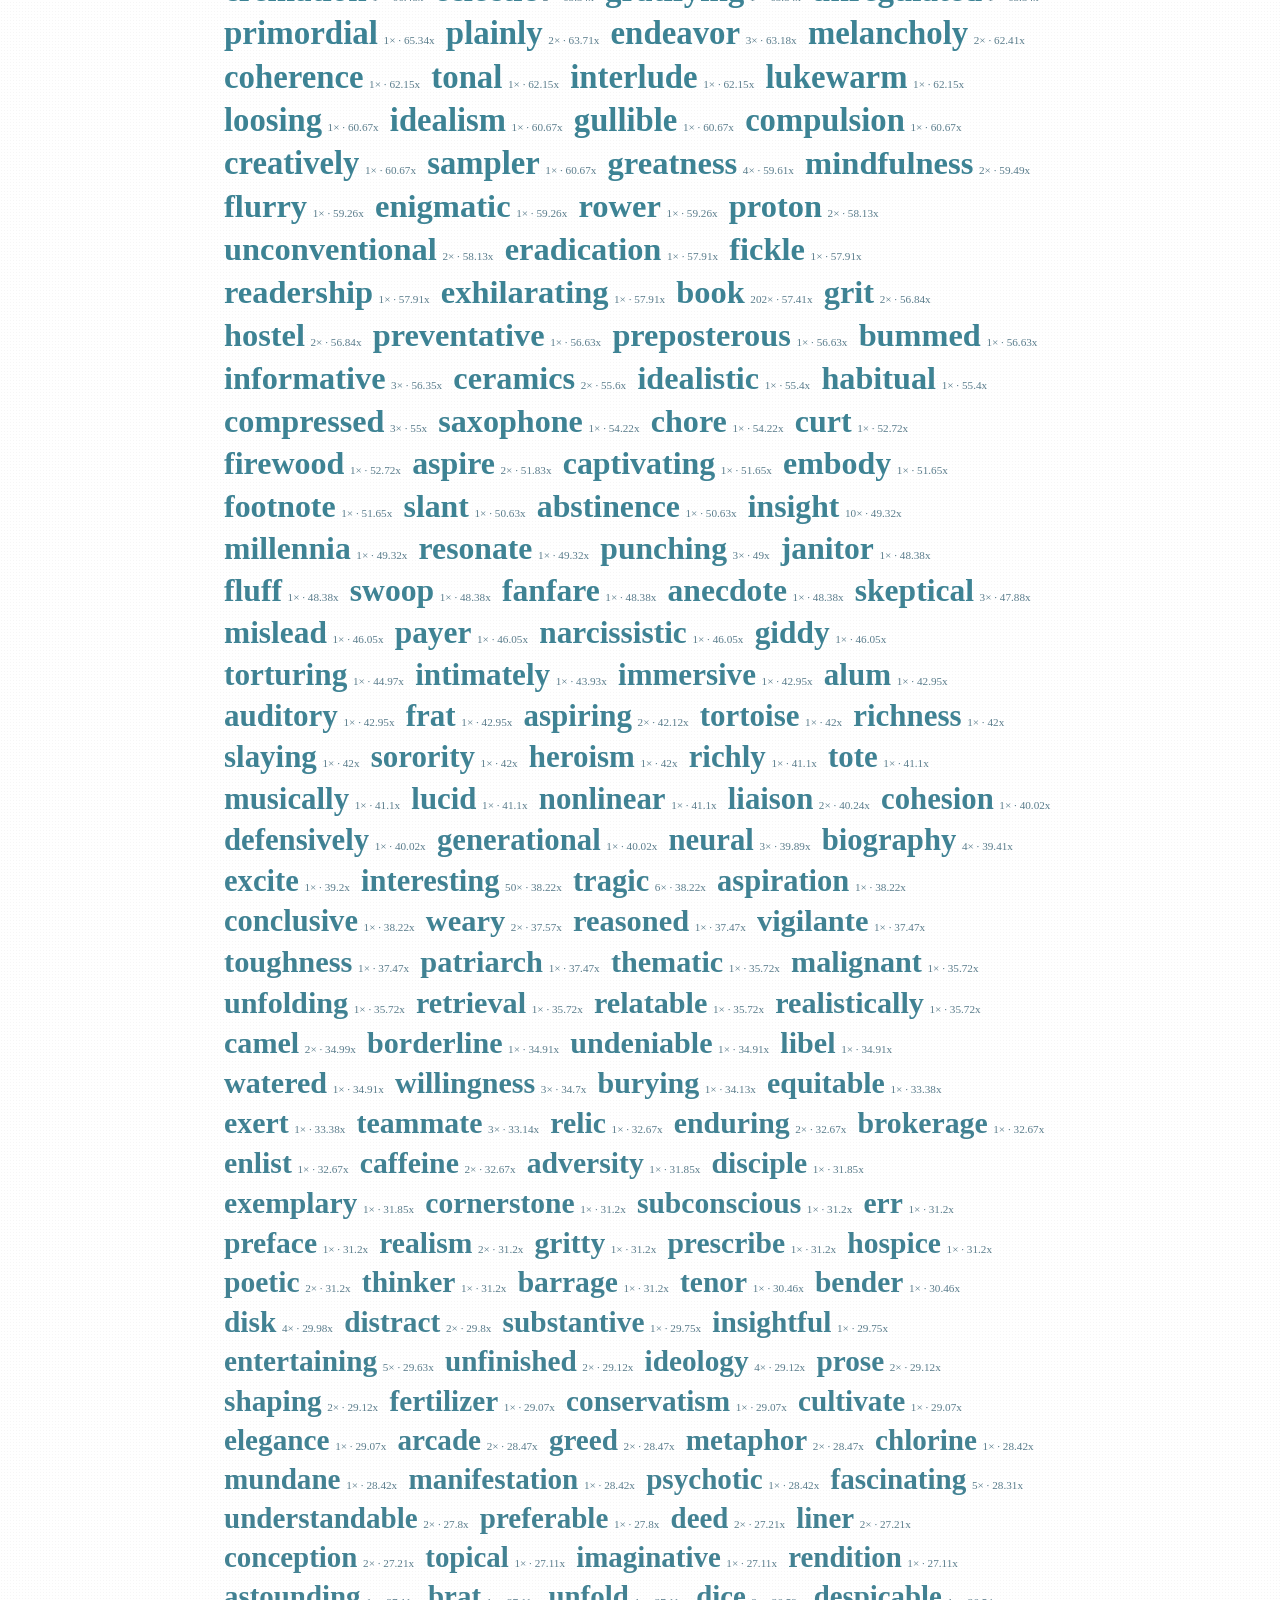
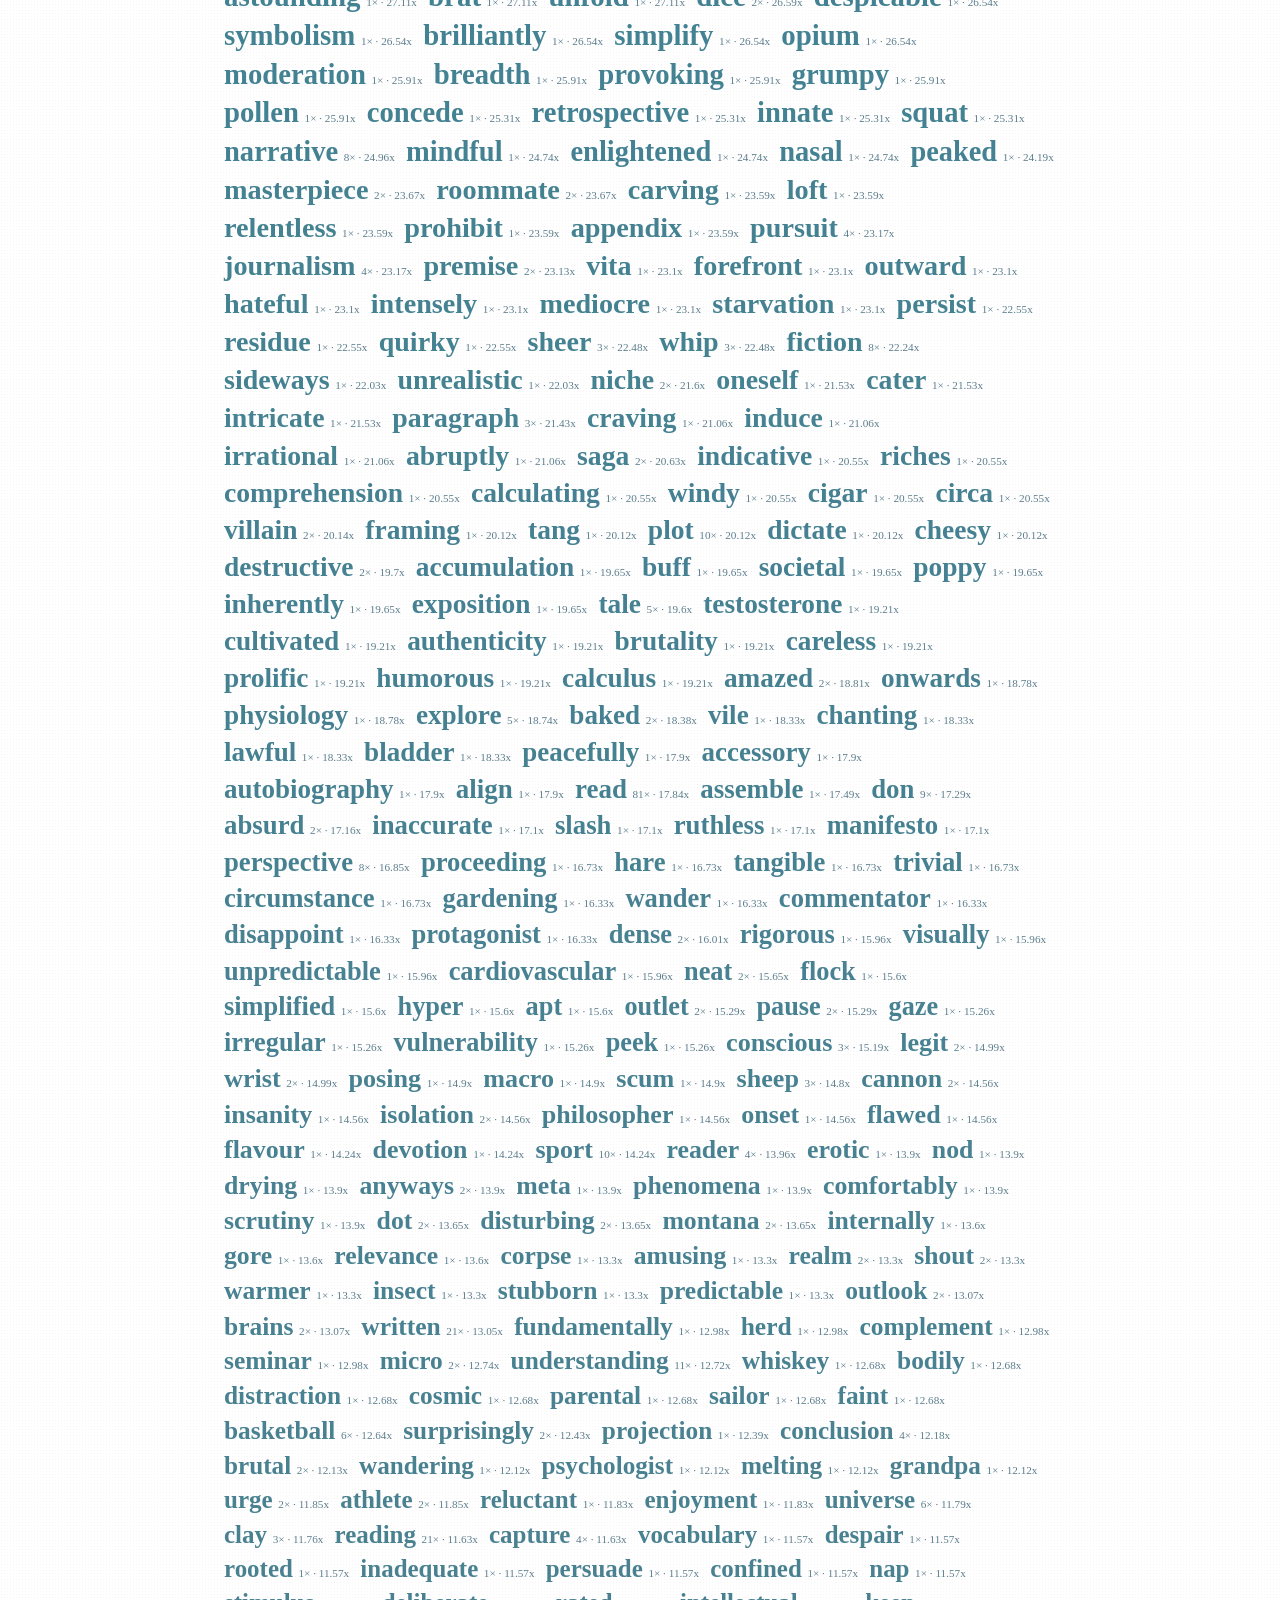
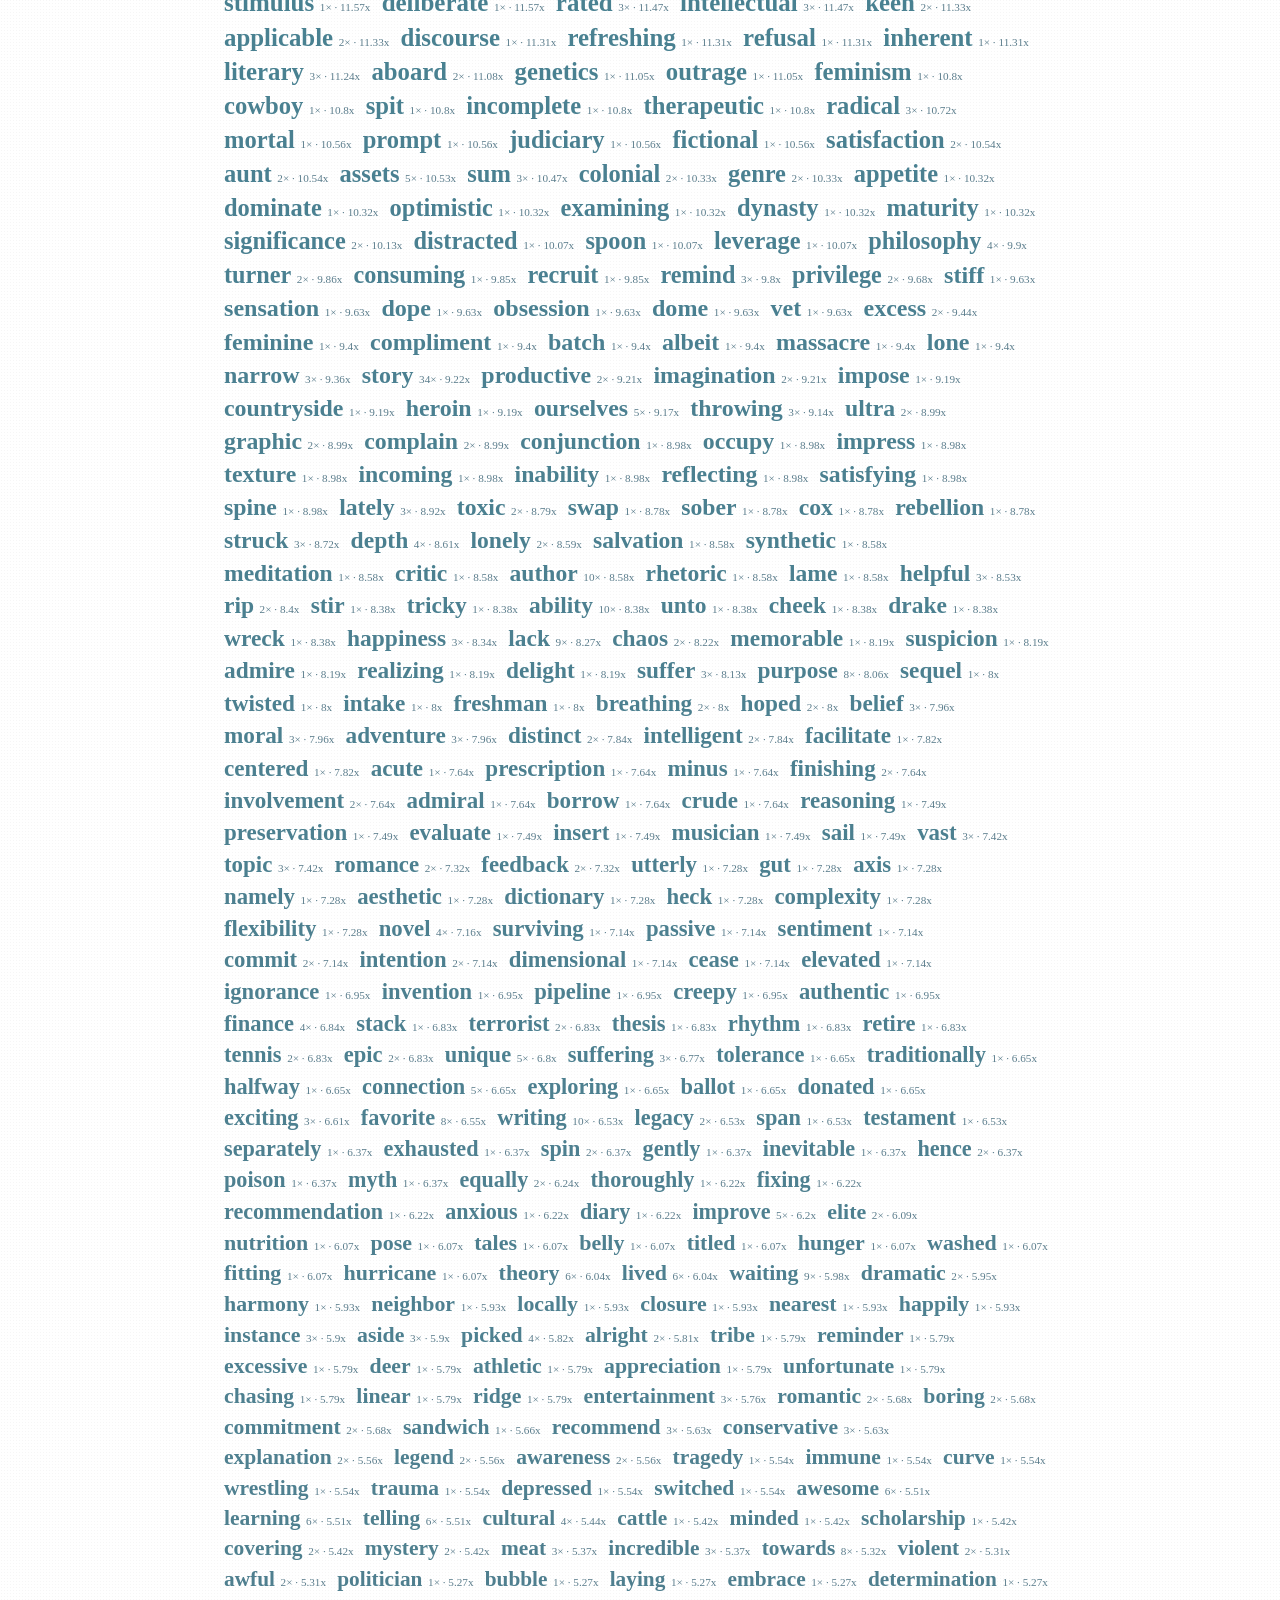
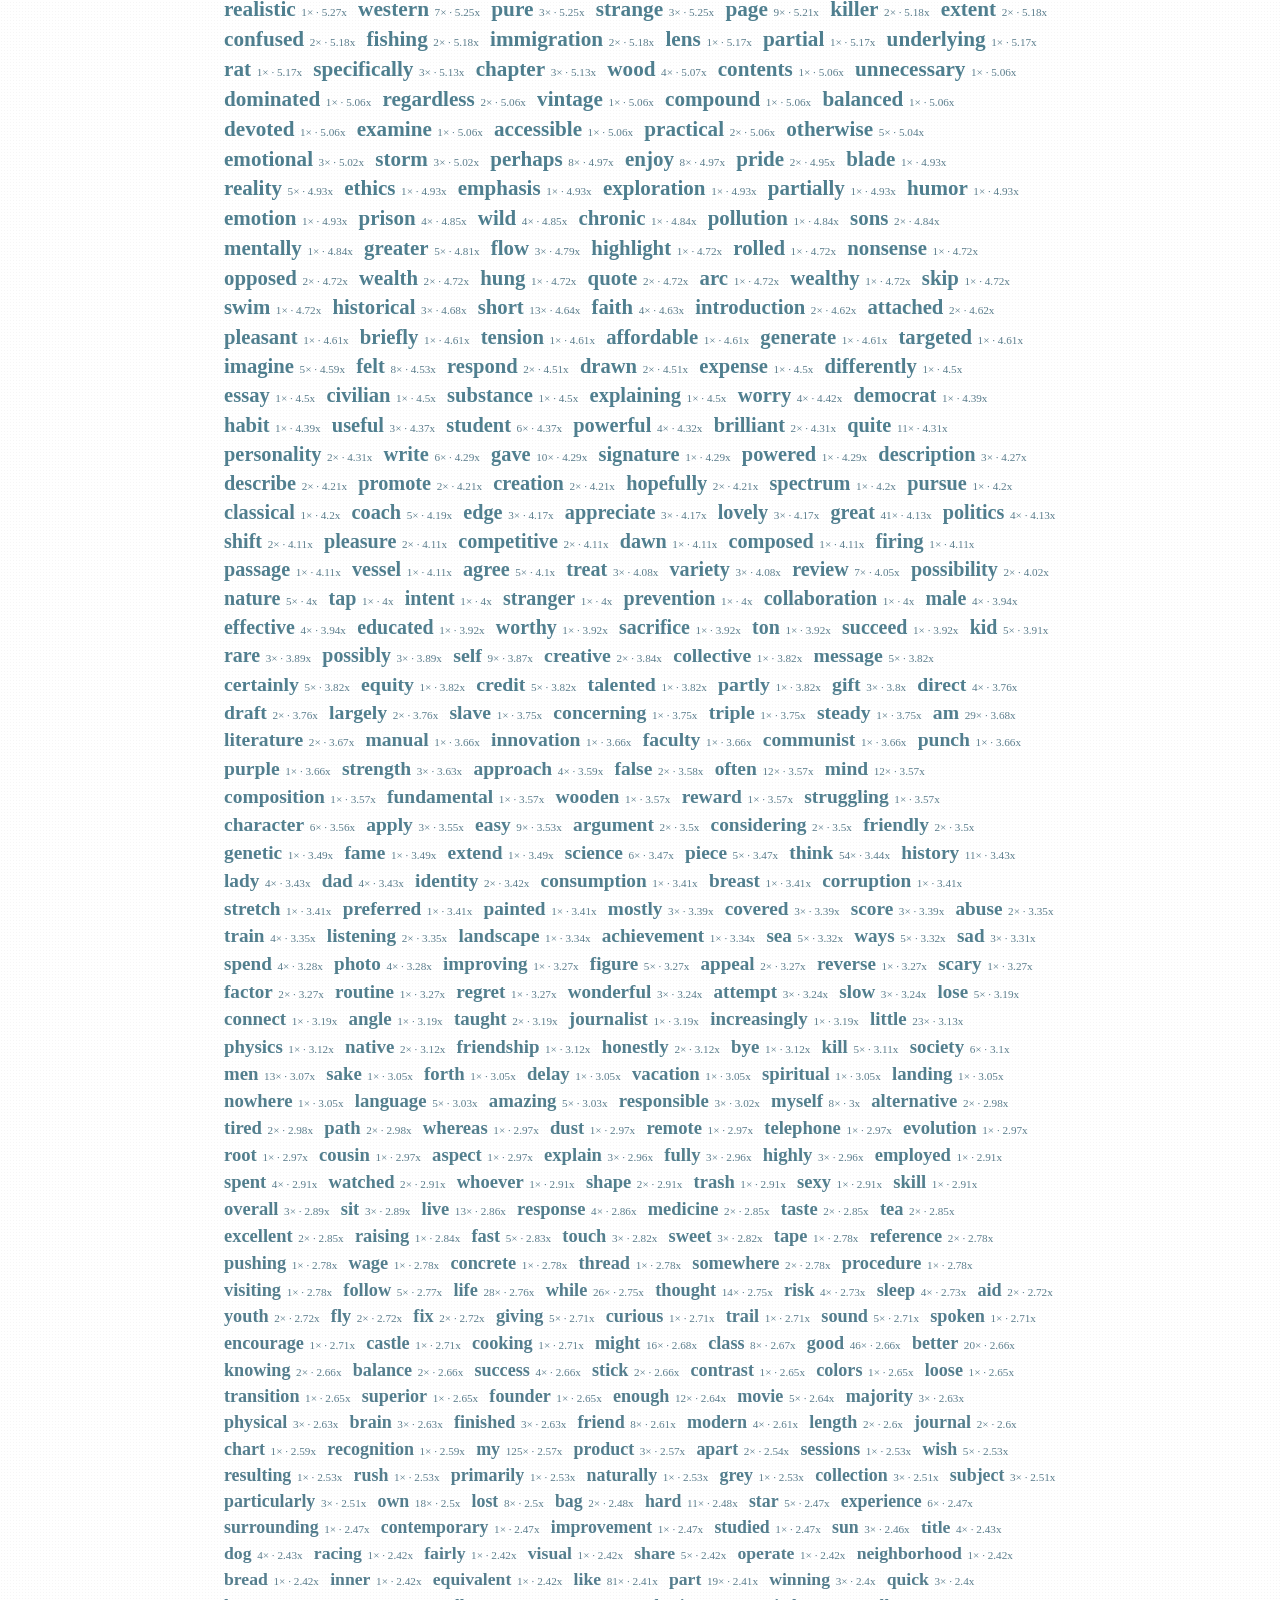
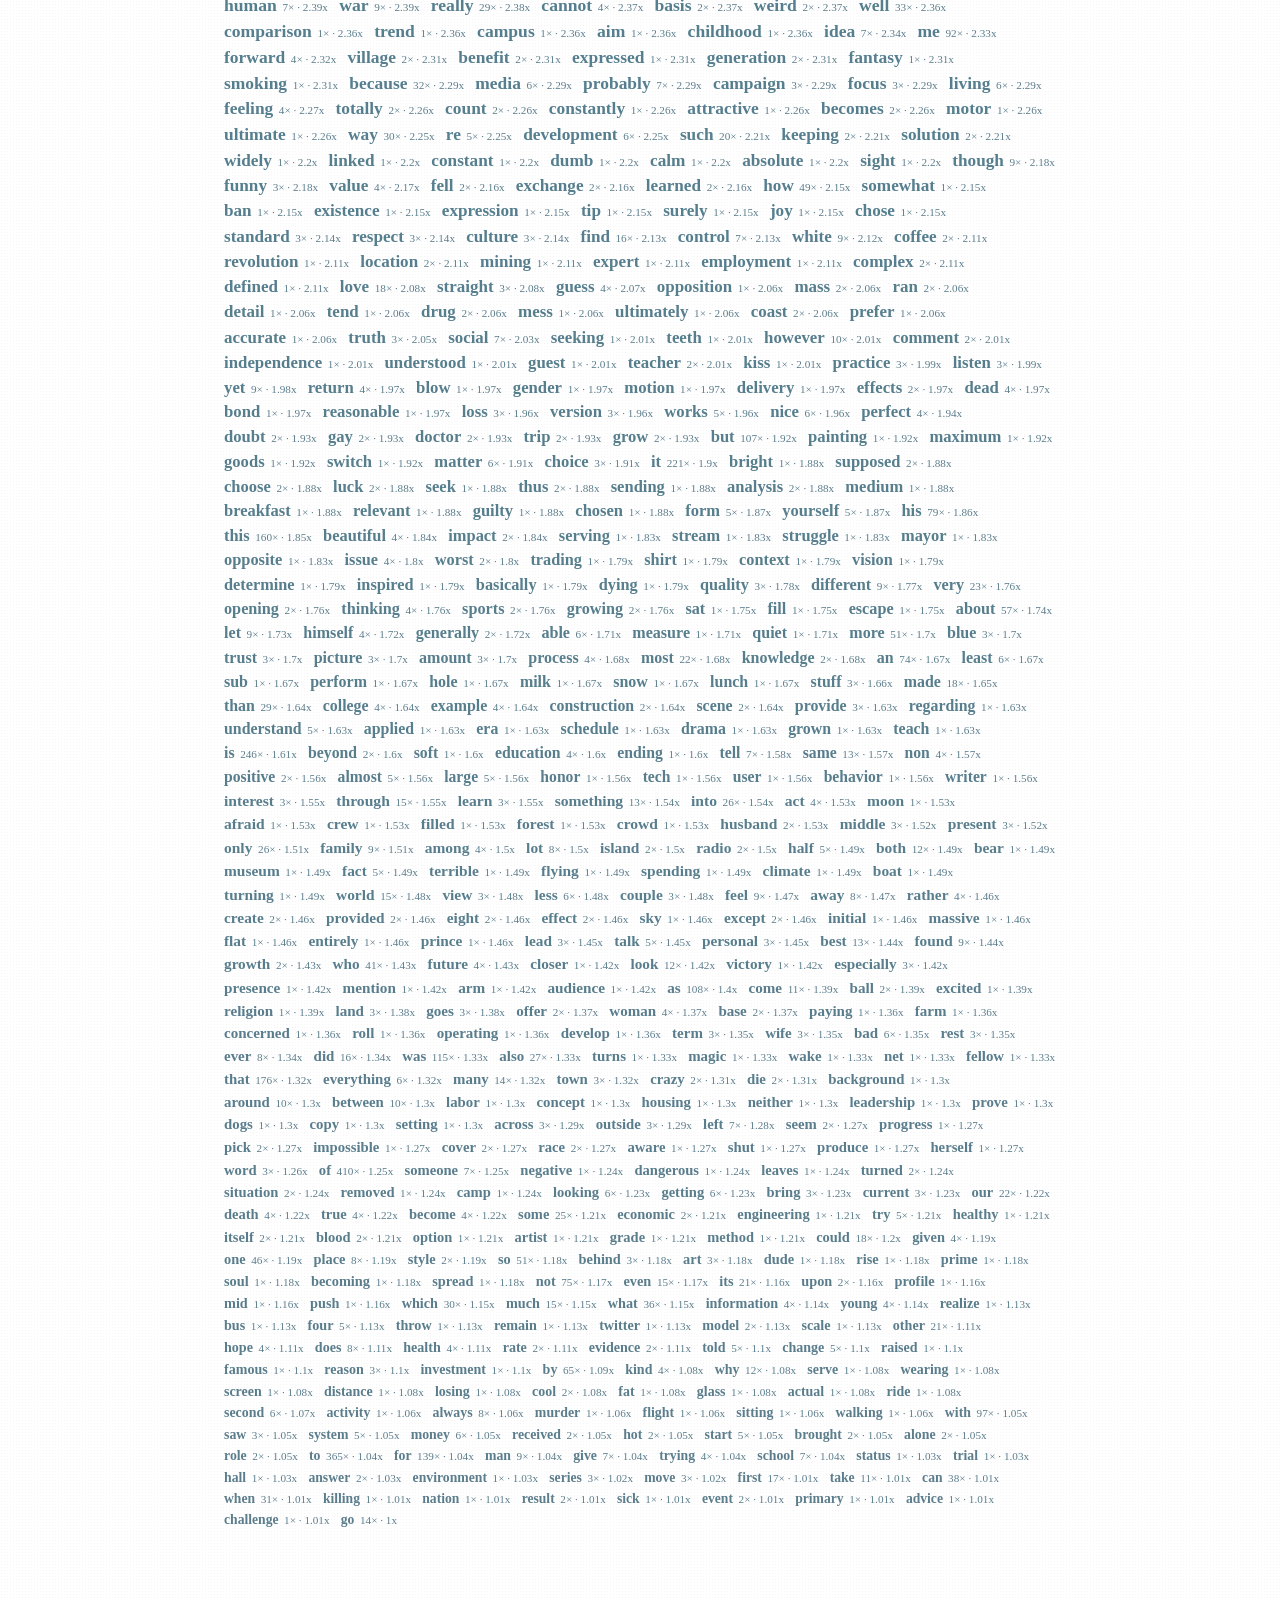
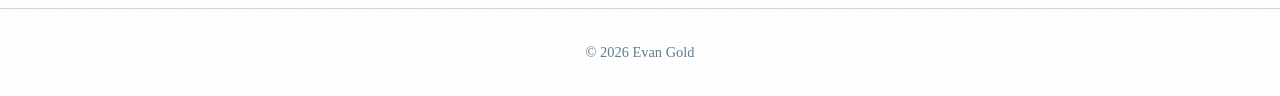
<file: projects/favorite-words.html>
<!DOCTYPE html>
<html lang="en">
<head>
<meta charset="UTF-8">
<meta name="viewport" content="width=device-width, initial-scale=1">
<title>Favorite Words — Evan Gold</title>
<link rel="stylesheet" href="../css/style.css">
<style>
  .fw-intro { max-width: 65ch; }
  .fw-intro p { color: var(--ink-soft); }
  #fw-search {
    display: block;
    width: 100%;
    max-width: 360px;
    margin: 1.5rem 0 2.5rem;
    padding: 0.6rem 0.9rem;
    font-family: var(--serif);
    font-size: 1rem;
    border: 1px solid var(--line);
    border-radius: 4px;
    background: var(--paper-dark);
    color: var(--ink);
  }
  #fw-count { color: var(--ink-soft); font-size: 0.9rem; margin-bottom: 1rem; }
  .fw-list { display: flex; flex-wrap: wrap; align-items: baseline; gap: 0.35em 0.7em; }
  .fw-item { display: inline-flex; align-items: baseline; gap: 0.35em; line-height: 1.15; }
  .fw-word {
    font-family: var(--serif);
    font-weight: 700;
    text-decoration: none;
    border-bottom: none;
    white-space: nowrap;
  }
  .fw-word:hover { text-decoration: underline; }
  .fw-meta {
    color: var(--ink-soft);
    font-size: 0.7em;
    white-space: nowrap;
  }
</style>
</head>
<body>

<header class="site-header">
  <div class="brand"><a href="../index.html" style="border:none;color:inherit;">Evan Gold</a></div>
  <nav>
    <a href="../projects.html">Projects</a>
    <a href="../writing.html">Writing</a>
    <a href="../links.html">Links</a>
  </nav>
</header>

<main>
  <div class="fw-intro">
    <p><a href="../projects.html">&larr; Back to Projects</a></p>
    <h1>Favorite Words</h1>
    <p>
      Every word I've used at least once across my Goodreads reviews, ranked by how many
      times more often I use it than typical English (baseline frequency from the
      <a href="https://github.com/rspeer/wordfreq" target="_blank" rel="noopener">wordfreq</a>
      library). Bigger and closer to the top &mdash; more distinctively "me." Click any word for
      its Merriam-Webster definition.
    </p>
  </div>

  <input id="fw-search" type="text" placeholder="Filter words…">
  <div id="fw-count"></div>
  <div class="fw-list" id="fw-list"></div>
</main>

<footer class="site-footer">
  &copy; <span id="year"></span> Evan Gold
</footer>

<script>
// FAVORITE_WORDS_DATA_START
const WORDS = [{"word":"resinate","count":1,"ratio":6533.91},{"word":"regift","count":1,"ratio":4110.04},{"word":"pleasantry","count":2,"ratio":3930.42},{"word":"disharmonious","count":1,"ratio":3747.39},{"word":"hominoid","count":1,"ratio":3412.8},{"word":"solipsist","count":1,"ratio":3266.96},{"word":"trueness","count":1,"ratio":3185.28},{"word":"rootlessness","count":1,"ratio":2906.72},{"word":"overeducated","count":1,"ratio":1749.35},{"word":"bachelorhood","count":1,"ratio":1560.14},{"word":"largeness","count":1,"ratio":1456.13},{"word":"destine","count":1,"ratio":1456.13},{"word":"confabulation","count":1,"ratio":1360.26},{"word":"arrowsmith","count":2,"ratio":1329.51},{"word":"triply","count":1,"ratio":1239.01},{"word":"polygenic","count":1,"ratio":1156.53},{"word":"portraitist","count":1,"ratio":1130.87},{"word":"objectivism","count":2,"ratio":1033.06},{"word":"complacently","count":1,"ratio":985.14},{"word":"embouchure","count":1,"ratio":877.69},{"word":"lexicography","count":1,"ratio":857.99},{"word":"libidinous","count":1,"ratio":800.49},{"word":"reiteration","count":1,"ratio":682.56},{"word":"coherency","count":1,"ratio":682.56},{"word":"marginalia","count":1,"ratio":664.75},{"word":"biodynamic","count":1,"ratio":621.52},{"word":"ceremoniously","count":1,"ratio":566.27},{"word":"colonizer","count":1,"ratio":542.18},{"word":"performative","count":3,"ratio":537.1},{"word":"rowing","count":17,"ratio":530.45},{"word":"coxswain","count":1,"ratio":527.22},{"word":"fungible","count":1,"ratio":516.53},{"word":"magnanimity","count":1,"ratio":460.52},{"word":"pharmacologic","count":1,"ratio":449.69},{"word":"mourner","count":1,"ratio":429.48},{"word":"sonorous","count":1,"ratio":420.04},{"word":"dais","count":2,"ratio":366.65},{"word":"construe","count":1,"ratio":365.77},{"word":"stoicism","count":2,"ratio":358.06},{"word":"mescaline","count":1,"ratio":357.23},{"word":"neuroses","count":1,"ratio":349.07},{"word":"unpolished","count":1,"ratio":326.7},{"word":"digestible","count":2,"ratio":319.19},{"word":"meander","count":2,"ratio":312.03},{"word":"laconic","count":1,"ratio":312.03},{"word":"outsized","count":1,"ratio":304.57},{"word":"asceticism","count":1,"ratio":304.57},{"word":"ineffable","count":1,"ratio":297.46},{"word":"dressy","count":1,"ratio":284.19},{"word":"endow","count":1,"ratio":284.19},{"word":"touristic","count":1,"ratio":277.99},{"word":"bucolic","count":1,"ratio":277.99},{"word":"engrossing","count":2,"ratio":277.99},{"word":"stoic","count":5,"ratio":271.09},{"word":"cradling","count":1,"ratio":271.09},{"word":"actualization","count":1,"ratio":265.44},{"word":"distill","count":1,"ratio":259.14},{"word":"gigolo","count":1,"ratio":259.14},{"word":"encroach","count":1,"ratio":247.4},{"word":"hight","count":1,"ratio":241.92},{"word":"mockingbird","count":3,"ratio":240.15},{"word":"acquaint","count":1,"ratio":235.95},{"word":"captivate","count":1,"ratio":230.96},{"word":"gaslighting","count":1,"ratio":230.96},{"word":"disheveled","count":1,"ratio":220.31},{"word":"snooty","count":1,"ratio":215.34},{"word":"unhappily","count":1,"ratio":210.6},{"word":"westerner","count":1,"ratio":210.6},{"word":"smut","count":2,"ratio":206.33},{"word":"eschew","count":1,"ratio":205.5},{"word":"bung","count":1,"ratio":201.18},{"word":"marinate","count":1,"ratio":196.52},{"word":"puppeteer","count":1,"ratio":196.52},{"word":"villainy","count":1,"ratio":192.08},{"word":"dregs","count":1,"ratio":183.33},{"word":"unrealized","count":1,"ratio":179.03},{"word":"solidity","count":1,"ratio":179.03},{"word":"garnished","count":1,"ratio":174.94},{"word":"altruistic","count":2,"ratio":171.6},{"word":"malignancy","count":1,"ratio":171.02},{"word":"dismayed","count":2,"ratio":167.65},{"word":"avowed","count":1,"ratio":167.28},{"word":"enthralling","count":1,"ratio":167.28},{"word":"artfully","count":1,"ratio":163.35},{"word":"catharsis","count":1,"ratio":163.35},{"word":"disembark","count":1,"ratio":159.6},{"word":"embellishment","count":1,"ratio":156.01},{"word":"proliferate","count":1,"ratio":156.01},{"word":"vim","count":1,"ratio":156.01},{"word":"uninspired","count":1,"ratio":152.59},{"word":"usurp","count":1,"ratio":152.59},{"word":"unread","count":1,"ratio":149.02},{"word":"heuristic","count":1,"ratio":145.61},{"word":"inwardly","count":1,"ratio":142.36},{"word":"desecration","count":1,"ratio":138.99},{"word":"pejorative","count":1,"ratio":138.99},{"word":"erudite","count":1,"ratio":136.03},{"word":"cacti","count":1,"ratio":136.03},{"word":"fatter","count":2,"ratio":132.95},{"word":"permanence","count":1,"ratio":132.95},{"word":"flexed","count":1,"ratio":132.95},{"word":"harrowing","count":2,"ratio":130.68},{"word":"patronizing","count":1,"ratio":126.78},{"word":"dimly","count":1,"ratio":123.9},{"word":"gatekeeper","count":1,"ratio":123.9},{"word":"candor","count":1,"ratio":121.15},{"word":"cathartic","count":1,"ratio":118.34},{"word":"abscess","count":1,"ratio":118.34},{"word":"overdone","count":1,"ratio":115.65},{"word":"personification","count":1,"ratio":115.65},{"word":"schema","count":2,"ratio":113.25},{"word":"inextricably","count":1,"ratio":113.09},{"word":"normalcy","count":1,"ratio":113.09},{"word":"quantification","count":1,"ratio":110.47},{"word":"undergrad","count":1,"ratio":107.98},{"word":"phalanx","count":1,"ratio":107.98},{"word":"brevity","count":1,"ratio":107.98},{"word":"singularity","count":2,"ratio":105.44},{"word":"gravitate","count":1,"ratio":103.17},{"word":"outspoken","count":3,"ratio":102.38},{"word":"flowery","count":1,"ratio":100.72},{"word":"affront","count":1,"ratio":98.51},{"word":"titular","count":1,"ratio":96.28},{"word":"virtuoso","count":1,"ratio":96.28},{"word":"rectal","count":1,"ratio":96.28},{"word":"epicenter","count":1,"ratio":96.28},{"word":"baller","count":1,"ratio":96.28},{"word":"outed","count":1,"ratio":94.03},{"word":"helplessness","count":1,"ratio":94.03},{"word":"ilk","count":1,"ratio":94.03},{"word":"woefully","count":1,"ratio":91.88},{"word":"unrelenting","count":1,"ratio":91.88},{"word":"pusher","count":1,"ratio":89.83},{"word":"grueling","count":1,"ratio":89.83},{"word":"colloquial","count":1,"ratio":89.83},{"word":"copped","count":1,"ratio":89.83},{"word":"tapestry","count":2,"ratio":87.87},{"word":"disconcerting","count":1,"ratio":85.8},{"word":"audacious","count":1,"ratio":85.8},{"word":"amorphous","count":1,"ratio":85.8},{"word":"enjoyable","count":9,"ratio":84.63},{"word":"juxtaposition","count":1,"ratio":83.82},{"word":"chasm","count":1,"ratio":83.82},{"word":"likable","count":1,"ratio":83.82},{"word":"outnumber","count":1,"ratio":80.05},{"word":"flatten","count":1,"ratio":80.05},{"word":"entropy","count":2,"ratio":80.05},{"word":"hoot","count":1,"ratio":78.25},{"word":"molasses","count":1,"ratio":76.45},{"word":"uncomfortably","count":1,"ratio":76.45},{"word":"superbly","count":1,"ratio":76.45},{"word":"peddling","count":1,"ratio":74.95},{"word":"valiant","count":2,"ratio":74.95},{"word":"sharpness","count":1,"ratio":74.95},{"word":"solitaire","count":1,"ratio":74.95},{"word":"lingo","count":1,"ratio":74.95},{"word":"ethos","count":2,"ratio":73.15},{"word":"galvanized","count":1,"ratio":72.81},{"word":"overuse","count":1,"ratio":72.81},{"word":"outwardly","count":1,"ratio":72.81},{"word":"amour","count":1,"ratio":71.45},{"word":"schooner","count":1,"ratio":71.45},{"word":"scrabble","count":1,"ratio":69.5},{"word":"foray","count":1,"ratio":69.5},{"word":"tireless","count":1,"ratio":69.5},{"word":"fodder","count":2,"ratio":66.77},{"word":"masterful","count":1,"ratio":66.48},{"word":"maximal","count":1,"ratio":66.48},{"word":"foundational","count":1,"ratio":66.48},{"word":"cremation","count":1,"ratio":66.48},{"word":"eclectic","count":2,"ratio":65.34},{"word":"gratifying","count":1,"ratio":65.34},{"word":"unregulated","count":1,"ratio":65.34},{"word":"primordial","count":1,"ratio":65.34},{"word":"plainly","count":2,"ratio":63.71},{"word":"endeavor","count":3,"ratio":63.18},{"word":"melancholy","count":2,"ratio":62.41},{"word":"coherence","count":1,"ratio":62.15},{"word":"tonal","count":1,"ratio":62.15},{"word":"interlude","count":1,"ratio":62.15},{"word":"lukewarm","count":1,"ratio":62.15},{"word":"loosing","count":1,"ratio":60.67},{"word":"idealism","count":1,"ratio":60.67},{"word":"gullible","count":1,"ratio":60.67},{"word":"compulsion","count":1,"ratio":60.67},{"word":"creatively","count":1,"ratio":60.67},{"word":"sampler","count":1,"ratio":60.67},{"word":"greatness","count":4,"ratio":59.61},{"word":"mindfulness","count":2,"ratio":59.49},{"word":"flurry","count":1,"ratio":59.26},{"word":"enigmatic","count":1,"ratio":59.26},{"word":"rower","count":1,"ratio":59.26},{"word":"proton","count":2,"ratio":58.13},{"word":"unconventional","count":2,"ratio":58.13},{"word":"eradication","count":1,"ratio":57.91},{"word":"fickle","count":1,"ratio":57.91},{"word":"readership","count":1,"ratio":57.91},{"word":"exhilarating","count":1,"ratio":57.91},{"word":"book","count":202,"ratio":57.41},{"word":"grit","count":2,"ratio":56.84},{"word":"hostel","count":2,"ratio":56.84},{"word":"preventative","count":1,"ratio":56.63},{"word":"preposterous","count":1,"ratio":56.63},{"word":"bummed","count":1,"ratio":56.63},{"word":"informative","count":3,"ratio":56.35},{"word":"ceramics","count":2,"ratio":55.6},{"word":"idealistic","count":1,"ratio":55.4},{"word":"habitual","count":1,"ratio":55.4},{"word":"compressed","count":3,"ratio":55.0},{"word":"saxophone","count":1,"ratio":54.22},{"word":"chore","count":1,"ratio":54.22},{"word":"curt","count":1,"ratio":52.72},{"word":"firewood","count":1,"ratio":52.72},{"word":"aspire","count":2,"ratio":51.83},{"word":"captivating","count":1,"ratio":51.65},{"word":"embody","count":1,"ratio":51.65},{"word":"footnote","count":1,"ratio":51.65},{"word":"slant","count":1,"ratio":50.63},{"word":"abstinence","count":1,"ratio":50.63},{"word":"insight","count":10,"ratio":49.32},{"word":"millennia","count":1,"ratio":49.32},{"word":"resonate","count":1,"ratio":49.32},{"word":"punching","count":3,"ratio":49.0},{"word":"janitor","count":1,"ratio":48.38},{"word":"fluff","count":1,"ratio":48.38},{"word":"swoop","count":1,"ratio":48.38},{"word":"fanfare","count":1,"ratio":48.38},{"word":"anecdote","count":1,"ratio":48.38},{"word":"skeptical","count":3,"ratio":47.88},{"word":"mislead","count":1,"ratio":46.05},{"word":"payer","count":1,"ratio":46.05},{"word":"narcissistic","count":1,"ratio":46.05},{"word":"giddy","count":1,"ratio":46.05},{"word":"torturing","count":1,"ratio":44.97},{"word":"intimately","count":1,"ratio":43.93},{"word":"immersive","count":1,"ratio":42.95},{"word":"alum","count":1,"ratio":42.95},{"word":"auditory","count":1,"ratio":42.95},{"word":"frat","count":1,"ratio":42.95},{"word":"aspiring","count":2,"ratio":42.12},{"word":"tortoise","count":1,"ratio":42.0},{"word":"richness","count":1,"ratio":42.0},{"word":"slaying","count":1,"ratio":42.0},{"word":"sorority","count":1,"ratio":42.0},{"word":"heroism","count":1,"ratio":42.0},{"word":"richly","count":1,"ratio":41.1},{"word":"tote","count":1,"ratio":41.1},{"word":"musically","count":1,"ratio":41.1},{"word":"lucid","count":1,"ratio":41.1},{"word":"nonlinear","count":1,"ratio":41.1},{"word":"liaison","count":2,"ratio":40.24},{"word":"cohesion","count":1,"ratio":40.02},{"word":"defensively","count":1,"ratio":40.02},{"word":"generational","count":1,"ratio":40.02},{"word":"neural","count":3,"ratio":39.89},{"word":"biography","count":4,"ratio":39.41},{"word":"excite","count":1,"ratio":39.2},{"word":"interesting","count":50,"ratio":38.22},{"word":"tragic","count":6,"ratio":38.22},{"word":"aspiration","count":1,"ratio":38.22},{"word":"conclusive","count":1,"ratio":38.22},{"word":"weary","count":2,"ratio":37.57},{"word":"reasoned","count":1,"ratio":37.47},{"word":"vigilante","count":1,"ratio":37.47},{"word":"toughness","count":1,"ratio":37.47},{"word":"patriarch","count":1,"ratio":37.47},{"word":"thematic","count":1,"ratio":35.72},{"word":"malignant","count":1,"ratio":35.72},{"word":"unfolding","count":1,"ratio":35.72},{"word":"retrieval","count":1,"ratio":35.72},{"word":"relatable","count":1,"ratio":35.72},{"word":"realistically","count":1,"ratio":35.72},{"word":"camel","count":2,"ratio":34.99},{"word":"borderline","count":1,"ratio":34.91},{"word":"undeniable","count":1,"ratio":34.91},{"word":"libel","count":1,"ratio":34.91},{"word":"watered","count":1,"ratio":34.91},{"word":"willingness","count":3,"ratio":34.7},{"word":"burying","count":1,"ratio":34.13},{"word":"equitable","count":1,"ratio":33.38},{"word":"exert","count":1,"ratio":33.38},{"word":"teammate","count":3,"ratio":33.14},{"word":"relic","count":1,"ratio":32.67},{"word":"enduring","count":2,"ratio":32.67},{"word":"brokerage","count":1,"ratio":32.67},{"word":"enlist","count":1,"ratio":32.67},{"word":"caffeine","count":2,"ratio":32.67},{"word":"adversity","count":1,"ratio":31.85},{"word":"disciple","count":1,"ratio":31.85},{"word":"exemplary","count":1,"ratio":31.85},{"word":"cornerstone","count":1,"ratio":31.2},{"word":"subconscious","count":1,"ratio":31.2},{"word":"err","count":1,"ratio":31.2},{"word":"preface","count":1,"ratio":31.2},{"word":"realism","count":2,"ratio":31.2},{"word":"gritty","count":1,"ratio":31.2},{"word":"prescribe","count":1,"ratio":31.2},{"word":"hospice","count":1,"ratio":31.2},{"word":"poetic","count":2,"ratio":31.2},{"word":"thinker","count":1,"ratio":31.2},{"word":"barrage","count":1,"ratio":31.2},{"word":"tenor","count":1,"ratio":30.46},{"word":"bender","count":1,"ratio":30.46},{"word":"disk","count":4,"ratio":29.98},{"word":"distract","count":2,"ratio":29.8},{"word":"substantive","count":1,"ratio":29.75},{"word":"insightful","count":1,"ratio":29.75},{"word":"entertaining","count":5,"ratio":29.63},{"word":"unfinished","count":2,"ratio":29.12},{"word":"ideology","count":4,"ratio":29.12},{"word":"prose","count":2,"ratio":29.12},{"word":"shaping","count":2,"ratio":29.12},{"word":"fertilizer","count":1,"ratio":29.07},{"word":"conservatism","count":1,"ratio":29.07},{"word":"cultivate","count":1,"ratio":29.07},{"word":"elegance","count":1,"ratio":29.07},{"word":"arcade","count":2,"ratio":28.47},{"word":"greed","count":2,"ratio":28.47},{"word":"metaphor","count":2,"ratio":28.47},{"word":"chlorine","count":1,"ratio":28.42},{"word":"mundane","count":1,"ratio":28.42},{"word":"manifestation","count":1,"ratio":28.42},{"word":"psychotic","count":1,"ratio":28.42},{"word":"fascinating","count":5,"ratio":28.31},{"word":"understandable","count":2,"ratio":27.8},{"word":"preferable","count":1,"ratio":27.8},{"word":"deed","count":2,"ratio":27.21},{"word":"liner","count":2,"ratio":27.21},{"word":"conception","count":2,"ratio":27.21},{"word":"topical","count":1,"ratio":27.11},{"word":"imaginative","count":1,"ratio":27.11},{"word":"rendition","count":1,"ratio":27.11},{"word":"astounding","count":1,"ratio":27.11},{"word":"brat","count":1,"ratio":27.11},{"word":"unfold","count":1,"ratio":27.11},{"word":"dice","count":2,"ratio":26.59},{"word":"despicable","count":1,"ratio":26.54},{"word":"symbolism","count":1,"ratio":26.54},{"word":"brilliantly","count":1,"ratio":26.54},{"word":"simplify","count":1,"ratio":26.54},{"word":"opium","count":1,"ratio":26.54},{"word":"moderation","count":1,"ratio":25.91},{"word":"breadth","count":1,"ratio":25.91},{"word":"provoking","count":1,"ratio":25.91},{"word":"grumpy","count":1,"ratio":25.91},{"word":"pollen","count":1,"ratio":25.91},{"word":"concede","count":1,"ratio":25.31},{"word":"retrospective","count":1,"ratio":25.31},{"word":"innate","count":1,"ratio":25.31},{"word":"squat","count":1,"ratio":25.31},{"word":"narrative","count":8,"ratio":24.96},{"word":"mindful","count":1,"ratio":24.74},{"word":"enlightened","count":1,"ratio":24.74},{"word":"nasal","count":1,"ratio":24.74},{"word":"peaked","count":1,"ratio":24.19},{"word":"masterpiece","count":2,"ratio":23.67},{"word":"roommate","count":2,"ratio":23.67},{"word":"carving","count":1,"ratio":23.59},{"word":"loft","count":1,"ratio":23.59},{"word":"relentless","count":1,"ratio":23.59},{"word":"prohibit","count":1,"ratio":23.59},{"word":"appendix","count":1,"ratio":23.59},{"word":"pursuit","count":4,"ratio":23.17},{"word":"journalism","count":4,"ratio":23.17},{"word":"premise","count":2,"ratio":23.13},{"word":"vita","count":1,"ratio":23.1},{"word":"forefront","count":1,"ratio":23.1},{"word":"outward","count":1,"ratio":23.1},{"word":"hateful","count":1,"ratio":23.1},{"word":"intensely","count":1,"ratio":23.1},{"word":"mediocre","count":1,"ratio":23.1},{"word":"starvation","count":1,"ratio":23.1},{"word":"persist","count":1,"ratio":22.55},{"word":"residue","count":1,"ratio":22.55},{"word":"quirky","count":1,"ratio":22.55},{"word":"sheer","count":3,"ratio":22.48},{"word":"whip","count":3,"ratio":22.48},{"word":"fiction","count":8,"ratio":22.24},{"word":"sideways","count":1,"ratio":22.03},{"word":"unrealistic","count":1,"ratio":22.03},{"word":"niche","count":2,"ratio":21.6},{"word":"oneself","count":1,"ratio":21.53},{"word":"cater","count":1,"ratio":21.53},{"word":"intricate","count":1,"ratio":21.53},{"word":"paragraph","count":3,"ratio":21.43},{"word":"craving","count":1,"ratio":21.06},{"word":"induce","count":1,"ratio":21.06},{"word":"irrational","count":1,"ratio":21.06},{"word":"abruptly","count":1,"ratio":21.06},{"word":"saga","count":2,"ratio":20.63},{"word":"indicative","count":1,"ratio":20.55},{"word":"riches","count":1,"ratio":20.55},{"word":"comprehension","count":1,"ratio":20.55},{"word":"calculating","count":1,"ratio":20.55},{"word":"windy","count":1,"ratio":20.55},{"word":"cigar","count":1,"ratio":20.55},{"word":"circa","count":1,"ratio":20.55},{"word":"villain","count":2,"ratio":20.14},{"word":"framing","count":1,"ratio":20.12},{"word":"tang","count":1,"ratio":20.12},{"word":"plot","count":10,"ratio":20.12},{"word":"dictate","count":1,"ratio":20.12},{"word":"cheesy","count":1,"ratio":20.12},{"word":"destructive","count":2,"ratio":19.7},{"word":"accumulation","count":1,"ratio":19.65},{"word":"buff","count":1,"ratio":19.65},{"word":"societal","count":1,"ratio":19.65},{"word":"poppy","count":1,"ratio":19.65},{"word":"inherently","count":1,"ratio":19.65},{"word":"exposition","count":1,"ratio":19.65},{"word":"tale","count":5,"ratio":19.6},{"word":"testosterone","count":1,"ratio":19.21},{"word":"cultivated","count":1,"ratio":19.21},{"word":"authenticity","count":1,"ratio":19.21},{"word":"brutality","count":1,"ratio":19.21},{"word":"careless","count":1,"ratio":19.21},{"word":"prolific","count":1,"ratio":19.21},{"word":"humorous","count":1,"ratio":19.21},{"word":"calculus","count":1,"ratio":19.21},{"word":"amazed","count":2,"ratio":18.81},{"word":"onwards","count":1,"ratio":18.78},{"word":"physiology","count":1,"ratio":18.78},{"word":"explore","count":5,"ratio":18.74},{"word":"baked","count":2,"ratio":18.38},{"word":"vile","count":1,"ratio":18.33},{"word":"chanting","count":1,"ratio":18.33},{"word":"lawful","count":1,"ratio":18.33},{"word":"bladder","count":1,"ratio":18.33},{"word":"peacefully","count":1,"ratio":17.9},{"word":"accessory","count":1,"ratio":17.9},{"word":"autobiography","count":1,"ratio":17.9},{"word":"align","count":1,"ratio":17.9},{"word":"read","count":81,"ratio":17.84},{"word":"assemble","count":1,"ratio":17.49},{"word":"don","count":9,"ratio":17.29},{"word":"absurd","count":2,"ratio":17.16},{"word":"inaccurate","count":1,"ratio":17.1},{"word":"slash","count":1,"ratio":17.1},{"word":"ruthless","count":1,"ratio":17.1},{"word":"manifesto","count":1,"ratio":17.1},{"word":"perspective","count":8,"ratio":16.85},{"word":"proceeding","count":1,"ratio":16.73},{"word":"hare","count":1,"ratio":16.73},{"word":"tangible","count":1,"ratio":16.73},{"word":"trivial","count":1,"ratio":16.73},{"word":"circumstance","count":1,"ratio":16.73},{"word":"gardening","count":1,"ratio":16.33},{"word":"wander","count":1,"ratio":16.33},{"word":"commentator","count":1,"ratio":16.33},{"word":"disappoint","count":1,"ratio":16.33},{"word":"protagonist","count":1,"ratio":16.33},{"word":"dense","count":2,"ratio":16.01},{"word":"rigorous","count":1,"ratio":15.96},{"word":"visually","count":1,"ratio":15.96},{"word":"unpredictable","count":1,"ratio":15.96},{"word":"cardiovascular","count":1,"ratio":15.96},{"word":"neat","count":2,"ratio":15.65},{"word":"flock","count":1,"ratio":15.6},{"word":"simplified","count":1,"ratio":15.6},{"word":"hyper","count":1,"ratio":15.6},{"word":"apt","count":1,"ratio":15.6},{"word":"outlet","count":2,"ratio":15.29},{"word":"pause","count":2,"ratio":15.29},{"word":"gaze","count":1,"ratio":15.26},{"word":"irregular","count":1,"ratio":15.26},{"word":"vulnerability","count":1,"ratio":15.26},{"word":"peek","count":1,"ratio":15.26},{"word":"conscious","count":3,"ratio":15.19},{"word":"legit","count":2,"ratio":14.99},{"word":"wrist","count":2,"ratio":14.99},{"word":"posing","count":1,"ratio":14.9},{"word":"macro","count":1,"ratio":14.9},{"word":"scum","count":1,"ratio":14.9},{"word":"sheep","count":3,"ratio":14.8},{"word":"cannon","count":2,"ratio":14.56},{"word":"insanity","count":1,"ratio":14.56},{"word":"isolation","count":2,"ratio":14.56},{"word":"philosopher","count":1,"ratio":14.56},{"word":"onset","count":1,"ratio":14.56},{"word":"flawed","count":1,"ratio":14.56},{"word":"flavour","count":1,"ratio":14.24},{"word":"devotion","count":1,"ratio":14.24},{"word":"sport","count":10,"ratio":14.24},{"word":"reader","count":4,"ratio":13.96},{"word":"erotic","count":1,"ratio":13.9},{"word":"nod","count":1,"ratio":13.9},{"word":"drying","count":1,"ratio":13.9},{"word":"anyways","count":2,"ratio":13.9},{"word":"meta","count":1,"ratio":13.9},{"word":"phenomena","count":1,"ratio":13.9},{"word":"comfortably","count":1,"ratio":13.9},{"word":"scrutiny","count":1,"ratio":13.9},{"word":"dot","count":2,"ratio":13.65},{"word":"disturbing","count":2,"ratio":13.65},{"word":"montana","count":2,"ratio":13.65},{"word":"internally","count":1,"ratio":13.6},{"word":"gore","count":1,"ratio":13.6},{"word":"relevance","count":1,"ratio":13.6},{"word":"corpse","count":1,"ratio":13.3},{"word":"amusing","count":1,"ratio":13.3},{"word":"realm","count":2,"ratio":13.3},{"word":"shout","count":2,"ratio":13.3},{"word":"warmer","count":1,"ratio":13.3},{"word":"insect","count":1,"ratio":13.3},{"word":"stubborn","count":1,"ratio":13.3},{"word":"predictable","count":1,"ratio":13.3},{"word":"outlook","count":2,"ratio":13.07},{"word":"brains","count":2,"ratio":13.07},{"word":"written","count":21,"ratio":13.05},{"word":"fundamentally","count":1,"ratio":12.98},{"word":"herd","count":1,"ratio":12.98},{"word":"complement","count":1,"ratio":12.98},{"word":"seminar","count":1,"ratio":12.98},{"word":"micro","count":2,"ratio":12.74},{"word":"understanding","count":11,"ratio":12.72},{"word":"whiskey","count":1,"ratio":12.68},{"word":"bodily","count":1,"ratio":12.68},{"word":"distraction","count":1,"ratio":12.68},{"word":"cosmic","count":1,"ratio":12.68},{"word":"parental","count":1,"ratio":12.68},{"word":"sailor","count":1,"ratio":12.68},{"word":"faint","count":1,"ratio":12.68},{"word":"basketball","count":6,"ratio":12.64},{"word":"surprisingly","count":2,"ratio":12.43},{"word":"projection","count":1,"ratio":12.39},{"word":"conclusion","count":4,"ratio":12.18},{"word":"brutal","count":2,"ratio":12.13},{"word":"wandering","count":1,"ratio":12.12},{"word":"psychologist","count":1,"ratio":12.12},{"word":"melting","count":1,"ratio":12.12},{"word":"grandpa","count":1,"ratio":12.12},{"word":"urge","count":2,"ratio":11.85},{"word":"athlete","count":2,"ratio":11.85},{"word":"reluctant","count":1,"ratio":11.83},{"word":"enjoyment","count":1,"ratio":11.83},{"word":"universe","count":6,"ratio":11.79},{"word":"clay","count":3,"ratio":11.76},{"word":"reading","count":21,"ratio":11.63},{"word":"capture","count":4,"ratio":11.63},{"word":"vocabulary","count":1,"ratio":11.57},{"word":"despair","count":1,"ratio":11.57},{"word":"rooted","count":1,"ratio":11.57},{"word":"inadequate","count":1,"ratio":11.57},{"word":"persuade","count":1,"ratio":11.57},{"word":"confined","count":1,"ratio":11.57},{"word":"nap","count":1,"ratio":11.57},{"word":"stimulus","count":1,"ratio":11.57},{"word":"deliberate","count":1,"ratio":11.57},{"word":"rated","count":3,"ratio":11.47},{"word":"intellectual","count":3,"ratio":11.47},{"word":"keen","count":2,"ratio":11.33},{"word":"applicable","count":2,"ratio":11.33},{"word":"discourse","count":1,"ratio":11.31},{"word":"refreshing","count":1,"ratio":11.31},{"word":"refusal","count":1,"ratio":11.31},{"word":"inherent","count":1,"ratio":11.31},{"word":"literary","count":3,"ratio":11.24},{"word":"aboard","count":2,"ratio":11.08},{"word":"genetics","count":1,"ratio":11.05},{"word":"outrage","count":1,"ratio":11.05},{"word":"feminism","count":1,"ratio":10.8},{"word":"cowboy","count":1,"ratio":10.8},{"word":"spit","count":1,"ratio":10.8},{"word":"incomplete","count":1,"ratio":10.8},{"word":"therapeutic","count":1,"ratio":10.8},{"word":"radical","count":3,"ratio":10.72},{"word":"mortal","count":1,"ratio":10.56},{"word":"prompt","count":1,"ratio":10.56},{"word":"judiciary","count":1,"ratio":10.56},{"word":"fictional","count":1,"ratio":10.56},{"word":"satisfaction","count":2,"ratio":10.54},{"word":"aunt","count":2,"ratio":10.54},{"word":"assets","count":5,"ratio":10.53},{"word":"sum","count":3,"ratio":10.47},{"word":"colonial","count":2,"ratio":10.33},{"word":"genre","count":2,"ratio":10.33},{"word":"appetite","count":1,"ratio":10.32},{"word":"dominate","count":1,"ratio":10.32},{"word":"optimistic","count":1,"ratio":10.32},{"word":"examining","count":1,"ratio":10.32},{"word":"dynasty","count":1,"ratio":10.32},{"word":"maturity","count":1,"ratio":10.32},{"word":"significance","count":2,"ratio":10.13},{"word":"distracted","count":1,"ratio":10.07},{"word":"spoon","count":1,"ratio":10.07},{"word":"leverage","count":1,"ratio":10.07},{"word":"philosophy","count":4,"ratio":9.9},{"word":"turner","count":2,"ratio":9.86},{"word":"consuming","count":1,"ratio":9.85},{"word":"recruit","count":1,"ratio":9.85},{"word":"remind","count":3,"ratio":9.8},{"word":"privilege","count":2,"ratio":9.68},{"word":"stiff","count":1,"ratio":9.63},{"word":"sensation","count":1,"ratio":9.63},{"word":"dope","count":1,"ratio":9.63},{"word":"obsession","count":1,"ratio":9.63},{"word":"dome","count":1,"ratio":9.63},{"word":"vet","count":1,"ratio":9.63},{"word":"excess","count":2,"ratio":9.44},{"word":"feminine","count":1,"ratio":9.4},{"word":"compliment","count":1,"ratio":9.4},{"word":"batch","count":1,"ratio":9.4},{"word":"albeit","count":1,"ratio":9.4},{"word":"massacre","count":1,"ratio":9.4},{"word":"lone","count":1,"ratio":9.4},{"word":"narrow","count":3,"ratio":9.36},{"word":"story","count":34,"ratio":9.22},{"word":"productive","count":2,"ratio":9.21},{"word":"imagination","count":2,"ratio":9.21},{"word":"impose","count":1,"ratio":9.19},{"word":"countryside","count":1,"ratio":9.19},{"word":"heroin","count":1,"ratio":9.19},{"word":"ourselves","count":5,"ratio":9.17},{"word":"throwing","count":3,"ratio":9.14},{"word":"ultra","count":2,"ratio":8.99},{"word":"graphic","count":2,"ratio":8.99},{"word":"complain","count":2,"ratio":8.99},{"word":"conjunction","count":1,"ratio":8.98},{"word":"occupy","count":1,"ratio":8.98},{"word":"impress","count":1,"ratio":8.98},{"word":"texture","count":1,"ratio":8.98},{"word":"incoming","count":1,"ratio":8.98},{"word":"inability","count":1,"ratio":8.98},{"word":"reflecting","count":1,"ratio":8.98},{"word":"satisfying","count":1,"ratio":8.98},{"word":"spine","count":1,"ratio":8.98},{"word":"lately","count":3,"ratio":8.92},{"word":"toxic","count":2,"ratio":8.79},{"word":"swap","count":1,"ratio":8.78},{"word":"sober","count":1,"ratio":8.78},{"word":"cox","count":1,"ratio":8.78},{"word":"rebellion","count":1,"ratio":8.78},{"word":"struck","count":3,"ratio":8.72},{"word":"depth","count":4,"ratio":8.61},{"word":"lonely","count":2,"ratio":8.59},{"word":"salvation","count":1,"ratio":8.58},{"word":"synthetic","count":1,"ratio":8.58},{"word":"meditation","count":1,"ratio":8.58},{"word":"critic","count":1,"ratio":8.58},{"word":"author","count":10,"ratio":8.58},{"word":"rhetoric","count":1,"ratio":8.58},{"word":"lame","count":1,"ratio":8.58},{"word":"helpful","count":3,"ratio":8.53},{"word":"rip","count":2,"ratio":8.4},{"word":"stir","count":1,"ratio":8.38},{"word":"tricky","count":1,"ratio":8.38},{"word":"ability","count":10,"ratio":8.38},{"word":"unto","count":1,"ratio":8.38},{"word":"cheek","count":1,"ratio":8.38},{"word":"drake","count":1,"ratio":8.38},{"word":"wreck","count":1,"ratio":8.38},{"word":"happiness","count":3,"ratio":8.34},{"word":"lack","count":9,"ratio":8.27},{"word":"chaos","count":2,"ratio":8.22},{"word":"memorable","count":1,"ratio":8.19},{"word":"suspicion","count":1,"ratio":8.19},{"word":"admire","count":1,"ratio":8.19},{"word":"realizing","count":1,"ratio":8.19},{"word":"delight","count":1,"ratio":8.19},{"word":"suffer","count":3,"ratio":8.13},{"word":"purpose","count":8,"ratio":8.06},{"word":"sequel","count":1,"ratio":8.0},{"word":"twisted","count":1,"ratio":8.0},{"word":"intake","count":1,"ratio":8.0},{"word":"freshman","count":1,"ratio":8.0},{"word":"breathing","count":2,"ratio":8.0},{"word":"hoped","count":2,"ratio":8.0},{"word":"belief","count":3,"ratio":7.96},{"word":"moral","count":3,"ratio":7.96},{"word":"adventure","count":3,"ratio":7.96},{"word":"distinct","count":2,"ratio":7.84},{"word":"intelligent","count":2,"ratio":7.84},{"word":"facilitate","count":1,"ratio":7.82},{"word":"centered","count":1,"ratio":7.82},{"word":"acute","count":1,"ratio":7.64},{"word":"prescription","count":1,"ratio":7.64},{"word":"minus","count":1,"ratio":7.64},{"word":"finishing","count":2,"ratio":7.64},{"word":"involvement","count":2,"ratio":7.64},{"word":"admiral","count":1,"ratio":7.64},{"word":"borrow","count":1,"ratio":7.64},{"word":"crude","count":1,"ratio":7.64},{"word":"reasoning","count":1,"ratio":7.49},{"word":"preservation","count":1,"ratio":7.49},{"word":"evaluate","count":1,"ratio":7.49},{"word":"insert","count":1,"ratio":7.49},{"word":"musician","count":1,"ratio":7.49},{"word":"sail","count":1,"ratio":7.49},{"word":"vast","count":3,"ratio":7.42},{"word":"topic","count":3,"ratio":7.42},{"word":"romance","count":2,"ratio":7.32},{"word":"feedback","count":2,"ratio":7.32},{"word":"utterly","count":1,"ratio":7.28},{"word":"gut","count":1,"ratio":7.28},{"word":"axis","count":1,"ratio":7.28},{"word":"namely","count":1,"ratio":7.28},{"word":"aesthetic","count":1,"ratio":7.28},{"word":"dictionary","count":1,"ratio":7.28},{"word":"heck","count":1,"ratio":7.28},{"word":"complexity","count":1,"ratio":7.28},{"word":"flexibility","count":1,"ratio":7.28},{"word":"novel","count":4,"ratio":7.16},{"word":"surviving","count":1,"ratio":7.14},{"word":"passive","count":1,"ratio":7.14},{"word":"sentiment","count":1,"ratio":7.14},{"word":"commit","count":2,"ratio":7.14},{"word":"intention","count":2,"ratio":7.14},{"word":"dimensional","count":1,"ratio":7.14},{"word":"cease","count":1,"ratio":7.14},{"word":"elevated","count":1,"ratio":7.14},{"word":"ignorance","count":1,"ratio":6.95},{"word":"invention","count":1,"ratio":6.95},{"word":"pipeline","count":1,"ratio":6.95},{"word":"creepy","count":1,"ratio":6.95},{"word":"authentic","count":1,"ratio":6.95},{"word":"finance","count":4,"ratio":6.84},{"word":"stack","count":1,"ratio":6.83},{"word":"terrorist","count":2,"ratio":6.83},{"word":"thesis","count":1,"ratio":6.83},{"word":"rhythm","count":1,"ratio":6.83},{"word":"retire","count":1,"ratio":6.83},{"word":"tennis","count":2,"ratio":6.83},{"word":"epic","count":2,"ratio":6.83},{"word":"unique","count":5,"ratio":6.8},{"word":"suffering","count":3,"ratio":6.77},{"word":"tolerance","count":1,"ratio":6.65},{"word":"traditionally","count":1,"ratio":6.65},{"word":"halfway","count":1,"ratio":6.65},{"word":"connection","count":5,"ratio":6.65},{"word":"exploring","count":1,"ratio":6.65},{"word":"ballot","count":1,"ratio":6.65},{"word":"donated","count":1,"ratio":6.65},{"word":"exciting","count":3,"ratio":6.61},{"word":"favorite","count":8,"ratio":6.55},{"word":"writing","count":10,"ratio":6.53},{"word":"legacy","count":2,"ratio":6.53},{"word":"span","count":1,"ratio":6.53},{"word":"testament","count":1,"ratio":6.53},{"word":"separately","count":1,"ratio":6.37},{"word":"exhausted","count":1,"ratio":6.37},{"word":"spin","count":2,"ratio":6.37},{"word":"gently","count":1,"ratio":6.37},{"word":"inevitable","count":1,"ratio":6.37},{"word":"hence","count":2,"ratio":6.37},{"word":"poison","count":1,"ratio":6.37},{"word":"myth","count":1,"ratio":6.37},{"word":"equally","count":2,"ratio":6.24},{"word":"thoroughly","count":1,"ratio":6.22},{"word":"fixing","count":1,"ratio":6.22},{"word":"recommendation","count":1,"ratio":6.22},{"word":"anxious","count":1,"ratio":6.22},{"word":"diary","count":1,"ratio":6.22},{"word":"improve","count":5,"ratio":6.2},{"word":"elite","count":2,"ratio":6.09},{"word":"nutrition","count":1,"ratio":6.07},{"word":"pose","count":1,"ratio":6.07},{"word":"tales","count":1,"ratio":6.07},{"word":"belly","count":1,"ratio":6.07},{"word":"titled","count":1,"ratio":6.07},{"word":"hunger","count":1,"ratio":6.07},{"word":"washed","count":1,"ratio":6.07},{"word":"fitting","count":1,"ratio":6.07},{"word":"hurricane","count":1,"ratio":6.07},{"word":"theory","count":6,"ratio":6.04},{"word":"lived","count":6,"ratio":6.04},{"word":"waiting","count":9,"ratio":5.98},{"word":"dramatic","count":2,"ratio":5.95},{"word":"harmony","count":1,"ratio":5.93},{"word":"neighbor","count":1,"ratio":5.93},{"word":"locally","count":1,"ratio":5.93},{"word":"closure","count":1,"ratio":5.93},{"word":"nearest","count":1,"ratio":5.93},{"word":"happily","count":1,"ratio":5.93},{"word":"instance","count":3,"ratio":5.9},{"word":"aside","count":3,"ratio":5.9},{"word":"picked","count":4,"ratio":5.82},{"word":"alright","count":2,"ratio":5.81},{"word":"tribe","count":1,"ratio":5.79},{"word":"reminder","count":1,"ratio":5.79},{"word":"excessive","count":1,"ratio":5.79},{"word":"deer","count":1,"ratio":5.79},{"word":"athletic","count":1,"ratio":5.79},{"word":"appreciation","count":1,"ratio":5.79},{"word":"unfortunate","count":1,"ratio":5.79},{"word":"chasing","count":1,"ratio":5.79},{"word":"linear","count":1,"ratio":5.79},{"word":"ridge","count":1,"ratio":5.79},{"word":"entertainment","count":3,"ratio":5.76},{"word":"romantic","count":2,"ratio":5.68},{"word":"boring","count":2,"ratio":5.68},{"word":"commitment","count":2,"ratio":5.68},{"word":"sandwich","count":1,"ratio":5.66},{"word":"recommend","count":3,"ratio":5.63},{"word":"conservative","count":3,"ratio":5.63},{"word":"explanation","count":2,"ratio":5.56},{"word":"legend","count":2,"ratio":5.56},{"word":"awareness","count":2,"ratio":5.56},{"word":"tragedy","count":1,"ratio":5.54},{"word":"immune","count":1,"ratio":5.54},{"word":"curve","count":1,"ratio":5.54},{"word":"wrestling","count":1,"ratio":5.54},{"word":"trauma","count":1,"ratio":5.54},{"word":"depressed","count":1,"ratio":5.54},{"word":"switched","count":1,"ratio":5.54},{"word":"awesome","count":6,"ratio":5.51},{"word":"learning","count":6,"ratio":5.51},{"word":"telling","count":6,"ratio":5.51},{"word":"cultural","count":4,"ratio":5.44},{"word":"cattle","count":1,"ratio":5.42},{"word":"minded","count":1,"ratio":5.42},{"word":"scholarship","count":1,"ratio":5.42},{"word":"covering","count":2,"ratio":5.42},{"word":"mystery","count":2,"ratio":5.42},{"word":"meat","count":3,"ratio":5.37},{"word":"incredible","count":3,"ratio":5.37},{"word":"towards","count":8,"ratio":5.32},{"word":"violent","count":2,"ratio":5.31},{"word":"awful","count":2,"ratio":5.31},{"word":"politician","count":1,"ratio":5.27},{"word":"bubble","count":1,"ratio":5.27},{"word":"laying","count":1,"ratio":5.27},{"word":"embrace","count":1,"ratio":5.27},{"word":"determination","count":1,"ratio":5.27},{"word":"realistic","count":1,"ratio":5.27},{"word":"western","count":7,"ratio":5.25},{"word":"pure","count":3,"ratio":5.25},{"word":"strange","count":3,"ratio":5.25},{"word":"page","count":9,"ratio":5.21},{"word":"killer","count":2,"ratio":5.18},{"word":"extent","count":2,"ratio":5.18},{"word":"confused","count":2,"ratio":5.18},{"word":"fishing","count":2,"ratio":5.18},{"word":"immigration","count":2,"ratio":5.18},{"word":"lens","count":1,"ratio":5.17},{"word":"partial","count":1,"ratio":5.17},{"word":"underlying","count":1,"ratio":5.17},{"word":"rat","count":1,"ratio":5.17},{"word":"specifically","count":3,"ratio":5.13},{"word":"chapter","count":3,"ratio":5.13},{"word":"wood","count":4,"ratio":5.07},{"word":"contents","count":1,"ratio":5.06},{"word":"unnecessary","count":1,"ratio":5.06},{"word":"dominated","count":1,"ratio":5.06},{"word":"regardless","count":2,"ratio":5.06},{"word":"vintage","count":1,"ratio":5.06},{"word":"compound","count":1,"ratio":5.06},{"word":"balanced","count":1,"ratio":5.06},{"word":"devoted","count":1,"ratio":5.06},{"word":"examine","count":1,"ratio":5.06},{"word":"accessible","count":1,"ratio":5.06},{"word":"practical","count":2,"ratio":5.06},{"word":"otherwise","count":5,"ratio":5.04},{"word":"emotional","count":3,"ratio":5.02},{"word":"storm","count":3,"ratio":5.02},{"word":"perhaps","count":8,"ratio":4.97},{"word":"enjoy","count":8,"ratio":4.97},{"word":"pride","count":2,"ratio":4.95},{"word":"blade","count":1,"ratio":4.93},{"word":"reality","count":5,"ratio":4.93},{"word":"ethics","count":1,"ratio":4.93},{"word":"emphasis","count":1,"ratio":4.93},{"word":"exploration","count":1,"ratio":4.93},{"word":"partially","count":1,"ratio":4.93},{"word":"humor","count":1,"ratio":4.93},{"word":"emotion","count":1,"ratio":4.93},{"word":"prison","count":4,"ratio":4.85},{"word":"wild","count":4,"ratio":4.85},{"word":"chronic","count":1,"ratio":4.84},{"word":"pollution","count":1,"ratio":4.84},{"word":"sons","count":2,"ratio":4.84},{"word":"mentally","count":1,"ratio":4.84},{"word":"greater","count":5,"ratio":4.81},{"word":"flow","count":3,"ratio":4.79},{"word":"highlight","count":1,"ratio":4.72},{"word":"rolled","count":1,"ratio":4.72},{"word":"nonsense","count":1,"ratio":4.72},{"word":"opposed","count":2,"ratio":4.72},{"word":"wealth","count":2,"ratio":4.72},{"word":"hung","count":1,"ratio":4.72},{"word":"quote","count":2,"ratio":4.72},{"word":"arc","count":1,"ratio":4.72},{"word":"wealthy","count":1,"ratio":4.72},{"word":"skip","count":1,"ratio":4.72},{"word":"swim","count":1,"ratio":4.72},{"word":"historical","count":3,"ratio":4.68},{"word":"short","count":13,"ratio":4.64},{"word":"faith","count":4,"ratio":4.63},{"word":"introduction","count":2,"ratio":4.62},{"word":"attached","count":2,"ratio":4.62},{"word":"pleasant","count":1,"ratio":4.61},{"word":"briefly","count":1,"ratio":4.61},{"word":"tension","count":1,"ratio":4.61},{"word":"affordable","count":1,"ratio":4.61},{"word":"generate","count":1,"ratio":4.61},{"word":"targeted","count":1,"ratio":4.61},{"word":"imagine","count":5,"ratio":4.59},{"word":"felt","count":8,"ratio":4.53},{"word":"respond","count":2,"ratio":4.51},{"word":"drawn","count":2,"ratio":4.51},{"word":"expense","count":1,"ratio":4.5},{"word":"differently","count":1,"ratio":4.5},{"word":"essay","count":1,"ratio":4.5},{"word":"civilian","count":1,"ratio":4.5},{"word":"substance","count":1,"ratio":4.5},{"word":"explaining","count":1,"ratio":4.5},{"word":"worry","count":4,"ratio":4.42},{"word":"democrat","count":1,"ratio":4.39},{"word":"habit","count":1,"ratio":4.39},{"word":"useful","count":3,"ratio":4.37},{"word":"student","count":6,"ratio":4.37},{"word":"powerful","count":4,"ratio":4.32},{"word":"brilliant","count":2,"ratio":4.31},{"word":"quite","count":11,"ratio":4.31},{"word":"personality","count":2,"ratio":4.31},{"word":"write","count":6,"ratio":4.29},{"word":"gave","count":10,"ratio":4.29},{"word":"signature","count":1,"ratio":4.29},{"word":"powered","count":1,"ratio":4.29},{"word":"description","count":3,"ratio":4.27},{"word":"describe","count":2,"ratio":4.21},{"word":"promote","count":2,"ratio":4.21},{"word":"creation","count":2,"ratio":4.21},{"word":"hopefully","count":2,"ratio":4.21},{"word":"spectrum","count":1,"ratio":4.2},{"word":"pursue","count":1,"ratio":4.2},{"word":"classical","count":1,"ratio":4.2},{"word":"coach","count":5,"ratio":4.19},{"word":"edge","count":3,"ratio":4.17},{"word":"appreciate","count":3,"ratio":4.17},{"word":"lovely","count":3,"ratio":4.17},{"word":"great","count":41,"ratio":4.13},{"word":"politics","count":4,"ratio":4.13},{"word":"shift","count":2,"ratio":4.11},{"word":"pleasure","count":2,"ratio":4.11},{"word":"competitive","count":2,"ratio":4.11},{"word":"dawn","count":1,"ratio":4.11},{"word":"composed","count":1,"ratio":4.11},{"word":"firing","count":1,"ratio":4.11},{"word":"passage","count":1,"ratio":4.11},{"word":"vessel","count":1,"ratio":4.11},{"word":"agree","count":5,"ratio":4.1},{"word":"treat","count":3,"ratio":4.08},{"word":"variety","count":3,"ratio":4.08},{"word":"review","count":7,"ratio":4.05},{"word":"possibility","count":2,"ratio":4.02},{"word":"nature","count":5,"ratio":4.0},{"word":"tap","count":1,"ratio":4.0},{"word":"intent","count":1,"ratio":4.0},{"word":"stranger","count":1,"ratio":4.0},{"word":"prevention","count":1,"ratio":4.0},{"word":"collaboration","count":1,"ratio":4.0},{"word":"male","count":4,"ratio":3.94},{"word":"effective","count":4,"ratio":3.94},{"word":"educated","count":1,"ratio":3.92},{"word":"worthy","count":1,"ratio":3.92},{"word":"sacrifice","count":1,"ratio":3.92},{"word":"ton","count":1,"ratio":3.92},{"word":"succeed","count":1,"ratio":3.92},{"word":"kid","count":5,"ratio":3.91},{"word":"rare","count":3,"ratio":3.89},{"word":"possibly","count":3,"ratio":3.89},{"word":"self","count":9,"ratio":3.87},{"word":"creative","count":2,"ratio":3.84},{"word":"collective","count":1,"ratio":3.82},{"word":"message","count":5,"ratio":3.82},{"word":"certainly","count":5,"ratio":3.82},{"word":"equity","count":1,"ratio":3.82},{"word":"credit","count":5,"ratio":3.82},{"word":"talented","count":1,"ratio":3.82},{"word":"partly","count":1,"ratio":3.82},{"word":"gift","count":3,"ratio":3.8},{"word":"direct","count":4,"ratio":3.76},{"word":"draft","count":2,"ratio":3.76},{"word":"largely","count":2,"ratio":3.76},{"word":"slave","count":1,"ratio":3.75},{"word":"concerning","count":1,"ratio":3.75},{"word":"triple","count":1,"ratio":3.75},{"word":"steady","count":1,"ratio":3.75},{"word":"am","count":29,"ratio":3.68},{"word":"literature","count":2,"ratio":3.67},{"word":"manual","count":1,"ratio":3.66},{"word":"innovation","count":1,"ratio":3.66},{"word":"faculty","count":1,"ratio":3.66},{"word":"communist","count":1,"ratio":3.66},{"word":"punch","count":1,"ratio":3.66},{"word":"purple","count":1,"ratio":3.66},{"word":"strength","count":3,"ratio":3.63},{"word":"approach","count":4,"ratio":3.59},{"word":"false","count":2,"ratio":3.58},{"word":"often","count":12,"ratio":3.57},{"word":"mind","count":12,"ratio":3.57},{"word":"composition","count":1,"ratio":3.57},{"word":"fundamental","count":1,"ratio":3.57},{"word":"wooden","count":1,"ratio":3.57},{"word":"reward","count":1,"ratio":3.57},{"word":"struggling","count":1,"ratio":3.57},{"word":"character","count":6,"ratio":3.56},{"word":"apply","count":3,"ratio":3.55},{"word":"easy","count":9,"ratio":3.53},{"word":"argument","count":2,"ratio":3.5},{"word":"considering","count":2,"ratio":3.5},{"word":"friendly","count":2,"ratio":3.5},{"word":"genetic","count":1,"ratio":3.49},{"word":"fame","count":1,"ratio":3.49},{"word":"extend","count":1,"ratio":3.49},{"word":"science","count":6,"ratio":3.47},{"word":"piece","count":5,"ratio":3.47},{"word":"think","count":54,"ratio":3.44},{"word":"history","count":11,"ratio":3.43},{"word":"lady","count":4,"ratio":3.43},{"word":"dad","count":4,"ratio":3.43},{"word":"identity","count":2,"ratio":3.42},{"word":"consumption","count":1,"ratio":3.41},{"word":"breast","count":1,"ratio":3.41},{"word":"corruption","count":1,"ratio":3.41},{"word":"stretch","count":1,"ratio":3.41},{"word":"preferred","count":1,"ratio":3.41},{"word":"painted","count":1,"ratio":3.41},{"word":"mostly","count":3,"ratio":3.39},{"word":"covered","count":3,"ratio":3.39},{"word":"score","count":3,"ratio":3.39},{"word":"abuse","count":2,"ratio":3.35},{"word":"train","count":4,"ratio":3.35},{"word":"listening","count":2,"ratio":3.35},{"word":"landscape","count":1,"ratio":3.34},{"word":"achievement","count":1,"ratio":3.34},{"word":"sea","count":5,"ratio":3.32},{"word":"ways","count":5,"ratio":3.32},{"word":"sad","count":3,"ratio":3.31},{"word":"spend","count":4,"ratio":3.28},{"word":"photo","count":4,"ratio":3.28},{"word":"improving","count":1,"ratio":3.27},{"word":"figure","count":5,"ratio":3.27},{"word":"appeal","count":2,"ratio":3.27},{"word":"reverse","count":1,"ratio":3.27},{"word":"scary","count":1,"ratio":3.27},{"word":"factor","count":2,"ratio":3.27},{"word":"routine","count":1,"ratio":3.27},{"word":"regret","count":1,"ratio":3.27},{"word":"wonderful","count":3,"ratio":3.24},{"word":"attempt","count":3,"ratio":3.24},{"word":"slow","count":3,"ratio":3.24},{"word":"lose","count":5,"ratio":3.19},{"word":"connect","count":1,"ratio":3.19},{"word":"angle","count":1,"ratio":3.19},{"word":"taught","count":2,"ratio":3.19},{"word":"journalist","count":1,"ratio":3.19},{"word":"increasingly","count":1,"ratio":3.19},{"word":"little","count":23,"ratio":3.13},{"word":"physics","count":1,"ratio":3.12},{"word":"native","count":2,"ratio":3.12},{"word":"friendship","count":1,"ratio":3.12},{"word":"honestly","count":2,"ratio":3.12},{"word":"bye","count":1,"ratio":3.12},{"word":"kill","count":5,"ratio":3.11},{"word":"society","count":6,"ratio":3.1},{"word":"men","count":13,"ratio":3.07},{"word":"sake","count":1,"ratio":3.05},{"word":"forth","count":1,"ratio":3.05},{"word":"delay","count":1,"ratio":3.05},{"word":"vacation","count":1,"ratio":3.05},{"word":"spiritual","count":1,"ratio":3.05},{"word":"landing","count":1,"ratio":3.05},{"word":"nowhere","count":1,"ratio":3.05},{"word":"language","count":5,"ratio":3.03},{"word":"amazing","count":5,"ratio":3.03},{"word":"responsible","count":3,"ratio":3.02},{"word":"myself","count":8,"ratio":3.0},{"word":"alternative","count":2,"ratio":2.98},{"word":"tired","count":2,"ratio":2.98},{"word":"path","count":2,"ratio":2.98},{"word":"whereas","count":1,"ratio":2.97},{"word":"dust","count":1,"ratio":2.97},{"word":"remote","count":1,"ratio":2.97},{"word":"telephone","count":1,"ratio":2.97},{"word":"evolution","count":1,"ratio":2.97},{"word":"root","count":1,"ratio":2.97},{"word":"cousin","count":1,"ratio":2.97},{"word":"aspect","count":1,"ratio":2.97},{"word":"explain","count":3,"ratio":2.96},{"word":"fully","count":3,"ratio":2.96},{"word":"highly","count":3,"ratio":2.96},{"word":"employed","count":1,"ratio":2.91},{"word":"spent","count":4,"ratio":2.91},{"word":"watched","count":2,"ratio":2.91},{"word":"whoever","count":1,"ratio":2.91},{"word":"shape","count":2,"ratio":2.91},{"word":"trash","count":1,"ratio":2.91},{"word":"sexy","count":1,"ratio":2.91},{"word":"skill","count":1,"ratio":2.91},{"word":"overall","count":3,"ratio":2.89},{"word":"sit","count":3,"ratio":2.89},{"word":"live","count":13,"ratio":2.86},{"word":"response","count":4,"ratio":2.86},{"word":"medicine","count":2,"ratio":2.85},{"word":"taste","count":2,"ratio":2.85},{"word":"tea","count":2,"ratio":2.85},{"word":"excellent","count":2,"ratio":2.85},{"word":"raising","count":1,"ratio":2.84},{"word":"fast","count":5,"ratio":2.83},{"word":"touch","count":3,"ratio":2.82},{"word":"sweet","count":3,"ratio":2.82},{"word":"tape","count":1,"ratio":2.78},{"word":"reference","count":2,"ratio":2.78},{"word":"pushing","count":1,"ratio":2.78},{"word":"wage","count":1,"ratio":2.78},{"word":"concrete","count":1,"ratio":2.78},{"word":"thread","count":1,"ratio":2.78},{"word":"somewhere","count":2,"ratio":2.78},{"word":"procedure","count":1,"ratio":2.78},{"word":"visiting","count":1,"ratio":2.78},{"word":"follow","count":5,"ratio":2.77},{"word":"life","count":28,"ratio":2.76},{"word":"while","count":26,"ratio":2.75},{"word":"thought","count":14,"ratio":2.75},{"word":"risk","count":4,"ratio":2.73},{"word":"sleep","count":4,"ratio":2.73},{"word":"aid","count":2,"ratio":2.72},{"word":"youth","count":2,"ratio":2.72},{"word":"fly","count":2,"ratio":2.72},{"word":"fix","count":2,"ratio":2.72},{"word":"giving","count":5,"ratio":2.71},{"word":"curious","count":1,"ratio":2.71},{"word":"trail","count":1,"ratio":2.71},{"word":"sound","count":5,"ratio":2.71},{"word":"spoken","count":1,"ratio":2.71},{"word":"encourage","count":1,"ratio":2.71},{"word":"castle","count":1,"ratio":2.71},{"word":"cooking","count":1,"ratio":2.71},{"word":"might","count":16,"ratio":2.68},{"word":"class","count":8,"ratio":2.67},{"word":"good","count":46,"ratio":2.66},{"word":"better","count":20,"ratio":2.66},{"word":"knowing","count":2,"ratio":2.66},{"word":"balance","count":2,"ratio":2.66},{"word":"success","count":4,"ratio":2.66},{"word":"stick","count":2,"ratio":2.66},{"word":"contrast","count":1,"ratio":2.65},{"word":"colors","count":1,"ratio":2.65},{"word":"loose","count":1,"ratio":2.65},{"word":"transition","count":1,"ratio":2.65},{"word":"superior","count":1,"ratio":2.65},{"word":"founder","count":1,"ratio":2.65},{"word":"enough","count":12,"ratio":2.64},{"word":"movie","count":5,"ratio":2.64},{"word":"majority","count":3,"ratio":2.63},{"word":"physical","count":3,"ratio":2.63},{"word":"brain","count":3,"ratio":2.63},{"word":"finished","count":3,"ratio":2.63},{"word":"friend","count":8,"ratio":2.61},{"word":"modern","count":4,"ratio":2.61},{"word":"length","count":2,"ratio":2.6},{"word":"journal","count":2,"ratio":2.6},{"word":"chart","count":1,"ratio":2.59},{"word":"recognition","count":1,"ratio":2.59},{"word":"my","count":125,"ratio":2.57},{"word":"product","count":3,"ratio":2.57},{"word":"apart","count":2,"ratio":2.54},{"word":"sessions","count":1,"ratio":2.53},{"word":"wish","count":5,"ratio":2.53},{"word":"resulting","count":1,"ratio":2.53},{"word":"rush","count":1,"ratio":2.53},{"word":"primarily","count":1,"ratio":2.53},{"word":"naturally","count":1,"ratio":2.53},{"word":"grey","count":1,"ratio":2.53},{"word":"collection","count":3,"ratio":2.51},{"word":"subject","count":3,"ratio":2.51},{"word":"particularly","count":3,"ratio":2.51},{"word":"own","count":18,"ratio":2.5},{"word":"lost","count":8,"ratio":2.5},{"word":"bag","count":2,"ratio":2.48},{"word":"hard","count":11,"ratio":2.48},{"word":"star","count":5,"ratio":2.47},{"word":"experience","count":6,"ratio":2.47},{"word":"surrounding","count":1,"ratio":2.47},{"word":"contemporary","count":1,"ratio":2.47},{"word":"improvement","count":1,"ratio":2.47},{"word":"studied","count":1,"ratio":2.47},{"word":"sun","count":3,"ratio":2.46},{"word":"title","count":4,"ratio":2.43},{"word":"dog","count":4,"ratio":2.43},{"word":"racing","count":1,"ratio":2.42},{"word":"fairly","count":1,"ratio":2.42},{"word":"visual","count":1,"ratio":2.42},{"word":"share","count":5,"ratio":2.42},{"word":"operate","count":1,"ratio":2.42},{"word":"neighborhood","count":1,"ratio":2.42},{"word":"bread","count":1,"ratio":2.42},{"word":"inner","count":1,"ratio":2.42},{"word":"equivalent","count":1,"ratio":2.42},{"word":"like","count":81,"ratio":2.41},{"word":"part","count":19,"ratio":2.41},{"word":"winning","count":3,"ratio":2.4},{"word":"quick","count":3,"ratio":2.4},{"word":"human","count":7,"ratio":2.39},{"word":"war","count":9,"ratio":2.39},{"word":"really","count":29,"ratio":2.38},{"word":"cannot","count":4,"ratio":2.37},{"word":"basis","count":2,"ratio":2.37},{"word":"weird","count":2,"ratio":2.37},{"word":"well","count":33,"ratio":2.36},{"word":"comparison","count":1,"ratio":2.36},{"word":"trend","count":1,"ratio":2.36},{"word":"campus","count":1,"ratio":2.36},{"word":"aim","count":1,"ratio":2.36},{"word":"childhood","count":1,"ratio":2.36},{"word":"idea","count":7,"ratio":2.34},{"word":"me","count":92,"ratio":2.33},{"word":"forward","count":4,"ratio":2.32},{"word":"village","count":2,"ratio":2.31},{"word":"benefit","count":2,"ratio":2.31},{"word":"expressed","count":1,"ratio":2.31},{"word":"generation","count":2,"ratio":2.31},{"word":"fantasy","count":1,"ratio":2.31},{"word":"smoking","count":1,"ratio":2.31},{"word":"because","count":32,"ratio":2.29},{"word":"media","count":6,"ratio":2.29},{"word":"probably","count":7,"ratio":2.29},{"word":"campaign","count":3,"ratio":2.29},{"word":"focus","count":3,"ratio":2.29},{"word":"living","count":6,"ratio":2.29},{"word":"feeling","count":4,"ratio":2.27},{"word":"totally","count":2,"ratio":2.26},{"word":"count","count":2,"ratio":2.26},{"word":"constantly","count":1,"ratio":2.26},{"word":"attractive","count":1,"ratio":2.26},{"word":"becomes","count":2,"ratio":2.26},{"word":"motor","count":1,"ratio":2.26},{"word":"ultimate","count":1,"ratio":2.26},{"word":"way","count":30,"ratio":2.25},{"word":"re","count":5,"ratio":2.25},{"word":"development","count":6,"ratio":2.25},{"word":"such","count":20,"ratio":2.21},{"word":"keeping","count":2,"ratio":2.21},{"word":"solution","count":2,"ratio":2.21},{"word":"widely","count":1,"ratio":2.2},{"word":"linked","count":1,"ratio":2.2},{"word":"constant","count":1,"ratio":2.2},{"word":"dumb","count":1,"ratio":2.2},{"word":"calm","count":1,"ratio":2.2},{"word":"absolute","count":1,"ratio":2.2},{"word":"sight","count":1,"ratio":2.2},{"word":"though","count":9,"ratio":2.18},{"word":"funny","count":3,"ratio":2.18},{"word":"value","count":4,"ratio":2.17},{"word":"fell","count":2,"ratio":2.16},{"word":"exchange","count":2,"ratio":2.16},{"word":"learned","count":2,"ratio":2.16},{"word":"how","count":49,"ratio":2.15},{"word":"somewhat","count":1,"ratio":2.15},{"word":"ban","count":1,"ratio":2.15},{"word":"existence","count":1,"ratio":2.15},{"word":"expression","count":1,"ratio":2.15},{"word":"tip","count":1,"ratio":2.15},{"word":"surely","count":1,"ratio":2.15},{"word":"joy","count":1,"ratio":2.15},{"word":"chose","count":1,"ratio":2.15},{"word":"standard","count":3,"ratio":2.14},{"word":"respect","count":3,"ratio":2.14},{"word":"culture","count":3,"ratio":2.14},{"word":"find","count":16,"ratio":2.13},{"word":"control","count":7,"ratio":2.13},{"word":"white","count":9,"ratio":2.12},{"word":"coffee","count":2,"ratio":2.11},{"word":"revolution","count":1,"ratio":2.11},{"word":"location","count":2,"ratio":2.11},{"word":"mining","count":1,"ratio":2.11},{"word":"expert","count":1,"ratio":2.11},{"word":"employment","count":1,"ratio":2.11},{"word":"complex","count":2,"ratio":2.11},{"word":"defined","count":1,"ratio":2.11},{"word":"love","count":18,"ratio":2.08},{"word":"straight","count":3,"ratio":2.08},{"word":"guess","count":4,"ratio":2.07},{"word":"opposition","count":1,"ratio":2.06},{"word":"mass","count":2,"ratio":2.06},{"word":"ran","count":2,"ratio":2.06},{"word":"detail","count":1,"ratio":2.06},{"word":"tend","count":1,"ratio":2.06},{"word":"drug","count":2,"ratio":2.06},{"word":"mess","count":1,"ratio":2.06},{"word":"ultimately","count":1,"ratio":2.06},{"word":"coast","count":2,"ratio":2.06},{"word":"prefer","count":1,"ratio":2.06},{"word":"accurate","count":1,"ratio":2.06},{"word":"truth","count":3,"ratio":2.05},{"word":"social","count":7,"ratio":2.03},{"word":"seeking","count":1,"ratio":2.01},{"word":"teeth","count":1,"ratio":2.01},{"word":"however","count":10,"ratio":2.01},{"word":"comment","count":2,"ratio":2.01},{"word":"independence","count":1,"ratio":2.01},{"word":"understood","count":1,"ratio":2.01},{"word":"guest","count":1,"ratio":2.01},{"word":"teacher","count":2,"ratio":2.01},{"word":"kiss","count":1,"ratio":2.01},{"word":"practice","count":3,"ratio":1.99},{"word":"listen","count":3,"ratio":1.99},{"word":"yet","count":9,"ratio":1.98},{"word":"return","count":4,"ratio":1.97},{"word":"blow","count":1,"ratio":1.97},{"word":"gender","count":1,"ratio":1.97},{"word":"motion","count":1,"ratio":1.97},{"word":"delivery","count":1,"ratio":1.97},{"word":"effects","count":2,"ratio":1.97},{"word":"dead","count":4,"ratio":1.97},{"word":"bond","count":1,"ratio":1.97},{"word":"reasonable","count":1,"ratio":1.97},{"word":"loss","count":3,"ratio":1.96},{"word":"version","count":3,"ratio":1.96},{"word":"works","count":5,"ratio":1.96},{"word":"nice","count":6,"ratio":1.96},{"word":"perfect","count":4,"ratio":1.94},{"word":"doubt","count":2,"ratio":1.93},{"word":"gay","count":2,"ratio":1.93},{"word":"doctor","count":2,"ratio":1.93},{"word":"trip","count":2,"ratio":1.93},{"word":"grow","count":2,"ratio":1.93},{"word":"but","count":107,"ratio":1.92},{"word":"painting","count":1,"ratio":1.92},{"word":"maximum","count":1,"ratio":1.92},{"word":"goods","count":1,"ratio":1.92},{"word":"switch","count":1,"ratio":1.92},{"word":"matter","count":6,"ratio":1.91},{"word":"choice","count":3,"ratio":1.91},{"word":"it","count":221,"ratio":1.9},{"word":"bright","count":1,"ratio":1.88},{"word":"supposed","count":2,"ratio":1.88},{"word":"choose","count":2,"ratio":1.88},{"word":"luck","count":2,"ratio":1.88},{"word":"seek","count":1,"ratio":1.88},{"word":"thus","count":2,"ratio":1.88},{"word":"sending","count":1,"ratio":1.88},{"word":"analysis","count":2,"ratio":1.88},{"word":"medium","count":1,"ratio":1.88},{"word":"breakfast","count":1,"ratio":1.88},{"word":"relevant","count":1,"ratio":1.88},{"word":"guilty","count":1,"ratio":1.88},{"word":"chosen","count":1,"ratio":1.88},{"word":"form","count":5,"ratio":1.87},{"word":"yourself","count":5,"ratio":1.87},{"word":"his","count":79,"ratio":1.86},{"word":"this","count":160,"ratio":1.85},{"word":"beautiful","count":4,"ratio":1.84},{"word":"impact","count":2,"ratio":1.84},{"word":"serving","count":1,"ratio":1.83},{"word":"stream","count":1,"ratio":1.83},{"word":"struggle","count":1,"ratio":1.83},{"word":"mayor","count":1,"ratio":1.83},{"word":"opposite","count":1,"ratio":1.83},{"word":"issue","count":4,"ratio":1.8},{"word":"worst","count":2,"ratio":1.8},{"word":"trading","count":1,"ratio":1.79},{"word":"shirt","count":1,"ratio":1.79},{"word":"context","count":1,"ratio":1.79},{"word":"vision","count":1,"ratio":1.79},{"word":"determine","count":1,"ratio":1.79},{"word":"inspired","count":1,"ratio":1.79},{"word":"basically","count":1,"ratio":1.79},{"word":"dying","count":1,"ratio":1.79},{"word":"quality","count":3,"ratio":1.78},{"word":"different","count":9,"ratio":1.77},{"word":"very","count":23,"ratio":1.76},{"word":"opening","count":2,"ratio":1.76},{"word":"thinking","count":4,"ratio":1.76},{"word":"sports","count":2,"ratio":1.76},{"word":"growing","count":2,"ratio":1.76},{"word":"sat","count":1,"ratio":1.75},{"word":"fill","count":1,"ratio":1.75},{"word":"escape","count":1,"ratio":1.75},{"word":"about","count":57,"ratio":1.74},{"word":"let","count":9,"ratio":1.73},{"word":"himself","count":4,"ratio":1.72},{"word":"generally","count":2,"ratio":1.72},{"word":"able","count":6,"ratio":1.71},{"word":"measure","count":1,"ratio":1.71},{"word":"quiet","count":1,"ratio":1.71},{"word":"more","count":51,"ratio":1.7},{"word":"blue","count":3,"ratio":1.7},{"word":"trust","count":3,"ratio":1.7},{"word":"picture","count":3,"ratio":1.7},{"word":"amount","count":3,"ratio":1.7},{"word":"process","count":4,"ratio":1.68},{"word":"most","count":22,"ratio":1.68},{"word":"knowledge","count":2,"ratio":1.68},{"word":"an","count":74,"ratio":1.67},{"word":"least","count":6,"ratio":1.67},{"word":"sub","count":1,"ratio":1.67},{"word":"perform","count":1,"ratio":1.67},{"word":"hole","count":1,"ratio":1.67},{"word":"milk","count":1,"ratio":1.67},{"word":"snow","count":1,"ratio":1.67},{"word":"lunch","count":1,"ratio":1.67},{"word":"stuff","count":3,"ratio":1.66},{"word":"made","count":18,"ratio":1.65},{"word":"than","count":29,"ratio":1.64},{"word":"college","count":4,"ratio":1.64},{"word":"example","count":4,"ratio":1.64},{"word":"construction","count":2,"ratio":1.64},{"word":"scene","count":2,"ratio":1.64},{"word":"provide","count":3,"ratio":1.63},{"word":"regarding","count":1,"ratio":1.63},{"word":"understand","count":5,"ratio":1.63},{"word":"applied","count":1,"ratio":1.63},{"word":"era","count":1,"ratio":1.63},{"word":"schedule","count":1,"ratio":1.63},{"word":"drama","count":1,"ratio":1.63},{"word":"grown","count":1,"ratio":1.63},{"word":"teach","count":1,"ratio":1.63},{"word":"is","count":246,"ratio":1.61},{"word":"beyond","count":2,"ratio":1.6},{"word":"soft","count":1,"ratio":1.6},{"word":"education","count":4,"ratio":1.6},{"word":"ending","count":1,"ratio":1.6},{"word":"tell","count":7,"ratio":1.58},{"word":"same","count":13,"ratio":1.57},{"word":"non","count":4,"ratio":1.57},{"word":"positive","count":2,"ratio":1.56},{"word":"almost","count":5,"ratio":1.56},{"word":"large","count":5,"ratio":1.56},{"word":"honor","count":1,"ratio":1.56},{"word":"tech","count":1,"ratio":1.56},{"word":"user","count":1,"ratio":1.56},{"word":"behavior","count":1,"ratio":1.56},{"word":"writer","count":1,"ratio":1.56},{"word":"interest","count":3,"ratio":1.55},{"word":"through","count":15,"ratio":1.55},{"word":"learn","count":3,"ratio":1.55},{"word":"something","count":13,"ratio":1.54},{"word":"into","count":26,"ratio":1.54},{"word":"act","count":4,"ratio":1.53},{"word":"moon","count":1,"ratio":1.53},{"word":"afraid","count":1,"ratio":1.53},{"word":"crew","count":1,"ratio":1.53},{"word":"filled","count":1,"ratio":1.53},{"word":"forest","count":1,"ratio":1.53},{"word":"crowd","count":1,"ratio":1.53},{"word":"husband","count":2,"ratio":1.53},{"word":"middle","count":3,"ratio":1.52},{"word":"present","count":3,"ratio":1.52},{"word":"only","count":26,"ratio":1.51},{"word":"family","count":9,"ratio":1.51},{"word":"among","count":4,"ratio":1.5},{"word":"lot","count":8,"ratio":1.5},{"word":"island","count":2,"ratio":1.5},{"word":"radio","count":2,"ratio":1.5},{"word":"half","count":5,"ratio":1.49},{"word":"both","count":12,"ratio":1.49},{"word":"bear","count":1,"ratio":1.49},{"word":"museum","count":1,"ratio":1.49},{"word":"fact","count":5,"ratio":1.49},{"word":"terrible","count":1,"ratio":1.49},{"word":"flying","count":1,"ratio":1.49},{"word":"spending","count":1,"ratio":1.49},{"word":"climate","count":1,"ratio":1.49},{"word":"boat","count":1,"ratio":1.49},{"word":"turning","count":1,"ratio":1.49},{"word":"world","count":15,"ratio":1.48},{"word":"view","count":3,"ratio":1.48},{"word":"less","count":6,"ratio":1.48},{"word":"couple","count":3,"ratio":1.48},{"word":"feel","count":9,"ratio":1.47},{"word":"away","count":8,"ratio":1.47},{"word":"rather","count":4,"ratio":1.46},{"word":"create","count":2,"ratio":1.46},{"word":"provided","count":2,"ratio":1.46},{"word":"eight","count":2,"ratio":1.46},{"word":"effect","count":2,"ratio":1.46},{"word":"sky","count":1,"ratio":1.46},{"word":"except","count":2,"ratio":1.46},{"word":"initial","count":1,"ratio":1.46},{"word":"massive","count":1,"ratio":1.46},{"word":"flat","count":1,"ratio":1.46},{"word":"entirely","count":1,"ratio":1.46},{"word":"prince","count":1,"ratio":1.46},{"word":"lead","count":3,"ratio":1.45},{"word":"talk","count":5,"ratio":1.45},{"word":"personal","count":3,"ratio":1.45},{"word":"best","count":13,"ratio":1.44},{"word":"found","count":9,"ratio":1.44},{"word":"growth","count":2,"ratio":1.43},{"word":"who","count":41,"ratio":1.43},{"word":"future","count":4,"ratio":1.43},{"word":"closer","count":1,"ratio":1.42},{"word":"look","count":12,"ratio":1.42},{"word":"victory","count":1,"ratio":1.42},{"word":"especially","count":3,"ratio":1.42},{"word":"presence","count":1,"ratio":1.42},{"word":"mention","count":1,"ratio":1.42},{"word":"arm","count":1,"ratio":1.42},{"word":"audience","count":1,"ratio":1.42},{"word":"as","count":108,"ratio":1.4},{"word":"come","count":11,"ratio":1.39},{"word":"ball","count":2,"ratio":1.39},{"word":"excited","count":1,"ratio":1.39},{"word":"religion","count":1,"ratio":1.39},{"word":"land","count":3,"ratio":1.38},{"word":"goes","count":3,"ratio":1.38},{"word":"offer","count":2,"ratio":1.37},{"word":"woman","count":4,"ratio":1.37},{"word":"base","count":2,"ratio":1.37},{"word":"paying","count":1,"ratio":1.36},{"word":"farm","count":1,"ratio":1.36},{"word":"concerned","count":1,"ratio":1.36},{"word":"roll","count":1,"ratio":1.36},{"word":"operating","count":1,"ratio":1.36},{"word":"develop","count":1,"ratio":1.36},{"word":"term","count":3,"ratio":1.35},{"word":"wife","count":3,"ratio":1.35},{"word":"bad","count":6,"ratio":1.35},{"word":"rest","count":3,"ratio":1.35},{"word":"ever","count":8,"ratio":1.34},{"word":"did","count":16,"ratio":1.34},{"word":"was","count":115,"ratio":1.33},{"word":"also","count":27,"ratio":1.33},{"word":"turns","count":1,"ratio":1.33},{"word":"magic","count":1,"ratio":1.33},{"word":"wake","count":1,"ratio":1.33},{"word":"net","count":1,"ratio":1.33},{"word":"fellow","count":1,"ratio":1.33},{"word":"that","count":176,"ratio":1.32},{"word":"everything","count":6,"ratio":1.32},{"word":"many","count":14,"ratio":1.32},{"word":"town","count":3,"ratio":1.32},{"word":"crazy","count":2,"ratio":1.31},{"word":"die","count":2,"ratio":1.31},{"word":"background","count":1,"ratio":1.3},{"word":"around","count":10,"ratio":1.3},{"word":"between","count":10,"ratio":1.3},{"word":"labor","count":1,"ratio":1.3},{"word":"concept","count":1,"ratio":1.3},{"word":"housing","count":1,"ratio":1.3},{"word":"neither","count":1,"ratio":1.3},{"word":"leadership","count":1,"ratio":1.3},{"word":"prove","count":1,"ratio":1.3},{"word":"dogs","count":1,"ratio":1.3},{"word":"copy","count":1,"ratio":1.3},{"word":"setting","count":1,"ratio":1.3},{"word":"across","count":3,"ratio":1.29},{"word":"outside","count":3,"ratio":1.29},{"word":"left","count":7,"ratio":1.28},{"word":"seem","count":2,"ratio":1.27},{"word":"progress","count":1,"ratio":1.27},{"word":"pick","count":2,"ratio":1.27},{"word":"impossible","count":1,"ratio":1.27},{"word":"cover","count":2,"ratio":1.27},{"word":"race","count":2,"ratio":1.27},{"word":"aware","count":1,"ratio":1.27},{"word":"shut","count":1,"ratio":1.27},{"word":"produce","count":1,"ratio":1.27},{"word":"herself","count":1,"ratio":1.27},{"word":"word","count":3,"ratio":1.26},{"word":"of","count":410,"ratio":1.25},{"word":"someone","count":7,"ratio":1.25},{"word":"negative","count":1,"ratio":1.24},{"word":"dangerous","count":1,"ratio":1.24},{"word":"leaves","count":1,"ratio":1.24},{"word":"turned","count":2,"ratio":1.24},{"word":"situation","count":2,"ratio":1.24},{"word":"removed","count":1,"ratio":1.24},{"word":"camp","count":1,"ratio":1.24},{"word":"looking","count":6,"ratio":1.23},{"word":"getting","count":6,"ratio":1.23},{"word":"bring","count":3,"ratio":1.23},{"word":"current","count":3,"ratio":1.23},{"word":"our","count":22,"ratio":1.22},{"word":"death","count":4,"ratio":1.22},{"word":"true","count":4,"ratio":1.22},{"word":"become","count":4,"ratio":1.22},{"word":"some","count":25,"ratio":1.21},{"word":"economic","count":2,"ratio":1.21},{"word":"engineering","count":1,"ratio":1.21},{"word":"try","count":5,"ratio":1.21},{"word":"healthy","count":1,"ratio":1.21},{"word":"itself","count":2,"ratio":1.21},{"word":"blood","count":2,"ratio":1.21},{"word":"option","count":1,"ratio":1.21},{"word":"artist","count":1,"ratio":1.21},{"word":"grade","count":1,"ratio":1.21},{"word":"method","count":1,"ratio":1.21},{"word":"could","count":18,"ratio":1.2},{"word":"given","count":4,"ratio":1.19},{"word":"one","count":46,"ratio":1.19},{"word":"place","count":8,"ratio":1.19},{"word":"style","count":2,"ratio":1.19},{"word":"so","count":51,"ratio":1.18},{"word":"behind","count":3,"ratio":1.18},{"word":"art","count":3,"ratio":1.18},{"word":"dude","count":1,"ratio":1.18},{"word":"rise","count":1,"ratio":1.18},{"word":"prime","count":1,"ratio":1.18},{"word":"soul","count":1,"ratio":1.18},{"word":"becoming","count":1,"ratio":1.18},{"word":"spread","count":1,"ratio":1.18},{"word":"not","count":75,"ratio":1.17},{"word":"even","count":15,"ratio":1.17},{"word":"its","count":21,"ratio":1.16},{"word":"upon","count":2,"ratio":1.16},{"word":"profile","count":1,"ratio":1.16},{"word":"mid","count":1,"ratio":1.16},{"word":"push","count":1,"ratio":1.16},{"word":"which","count":30,"ratio":1.15},{"word":"much","count":15,"ratio":1.15},{"word":"what","count":36,"ratio":1.15},{"word":"information","count":4,"ratio":1.14},{"word":"young","count":4,"ratio":1.14},{"word":"realize","count":1,"ratio":1.13},{"word":"bus","count":1,"ratio":1.13},{"word":"four","count":5,"ratio":1.13},{"word":"throw","count":1,"ratio":1.13},{"word":"remain","count":1,"ratio":1.13},{"word":"twitter","count":1,"ratio":1.13},{"word":"model","count":2,"ratio":1.13},{"word":"scale","count":1,"ratio":1.13},{"word":"other","count":21,"ratio":1.11},{"word":"hope","count":4,"ratio":1.11},{"word":"does","count":8,"ratio":1.11},{"word":"health","count":4,"ratio":1.11},{"word":"rate","count":2,"ratio":1.11},{"word":"evidence","count":2,"ratio":1.11},{"word":"told","count":5,"ratio":1.1},{"word":"change","count":5,"ratio":1.1},{"word":"raised","count":1,"ratio":1.1},{"word":"famous","count":1,"ratio":1.1},{"word":"reason","count":3,"ratio":1.1},{"word":"investment","count":1,"ratio":1.1},{"word":"by","count":65,"ratio":1.09},{"word":"kind","count":4,"ratio":1.08},{"word":"why","count":12,"ratio":1.08},{"word":"serve","count":1,"ratio":1.08},{"word":"wearing","count":1,"ratio":1.08},{"word":"screen","count":1,"ratio":1.08},{"word":"distance","count":1,"ratio":1.08},{"word":"losing","count":1,"ratio":1.08},{"word":"cool","count":2,"ratio":1.08},{"word":"fat","count":1,"ratio":1.08},{"word":"glass","count":1,"ratio":1.08},{"word":"actual","count":1,"ratio":1.08},{"word":"ride","count":1,"ratio":1.08},{"word":"second","count":6,"ratio":1.07},{"word":"activity","count":1,"ratio":1.06},{"word":"always","count":8,"ratio":1.06},{"word":"murder","count":1,"ratio":1.06},{"word":"flight","count":1,"ratio":1.06},{"word":"sitting","count":1,"ratio":1.06},{"word":"walking","count":1,"ratio":1.06},{"word":"with","count":97,"ratio":1.05},{"word":"saw","count":3,"ratio":1.05},{"word":"system","count":5,"ratio":1.05},{"word":"money","count":6,"ratio":1.05},{"word":"received","count":2,"ratio":1.05},{"word":"hot","count":2,"ratio":1.05},{"word":"start","count":5,"ratio":1.05},{"word":"brought","count":2,"ratio":1.05},{"word":"alone","count":2,"ratio":1.05},{"word":"role","count":2,"ratio":1.05},{"word":"to","count":365,"ratio":1.04},{"word":"for","count":139,"ratio":1.04},{"word":"man","count":9,"ratio":1.04},{"word":"give","count":7,"ratio":1.04},{"word":"trying","count":4,"ratio":1.04},{"word":"school","count":7,"ratio":1.04},{"word":"status","count":1,"ratio":1.03},{"word":"trial","count":1,"ratio":1.03},{"word":"hall","count":1,"ratio":1.03},{"word":"answer","count":2,"ratio":1.03},{"word":"environment","count":1,"ratio":1.03},{"word":"series","count":3,"ratio":1.02},{"word":"move","count":3,"ratio":1.02},{"word":"first","count":17,"ratio":1.01},{"word":"take","count":11,"ratio":1.01},{"word":"can","count":38,"ratio":1.01},{"word":"when","count":31,"ratio":1.01},{"word":"killing","count":1,"ratio":1.01},{"word":"nation","count":1,"ratio":1.01},{"word":"result","count":2,"ratio":1.01},{"word":"sick","count":1,"ratio":1.01},{"word":"event","count":2,"ratio":1.01},{"word":"primary","count":1,"ratio":1.01},{"word":"advice","count":1,"ratio":1.01},{"word":"challenge","count":1,"ratio":1.01},{"word":"go","count":14,"ratio":1.0}];
// FAVORITE_WORDS_DATA_END

const minRatio = Math.log(WORDS[WORDS.length - 1].ratio);
const maxRatio = Math.log(WORDS[0].ratio);
const MIN_SIZE = 0.85, MAX_SIZE = 3.4; // rem

function styleFor(ratio) {
  const t = (Math.log(ratio) - minRatio) / (maxRatio - minRatio);
  const size = MIN_SIZE + t * (MAX_SIZE - MIN_SIZE);
  // interpolate ink-soft (#5b7d8c) -> accent (#1b8a9e) as words get more distinctive
  const from = [0x5b, 0x7d, 0x8c];
  const to = [0x1b, 0x8a, 0x9e];
  const rgb = from.map((c, i) => Math.round(c + (to[i] - c) * t));
  return { size, color: `rgb(${rgb.join(',')})` };
}

const listEl = document.getElementById('fw-list');
const countEl = document.getElementById('fw-count');
const searchEl = document.getElementById('fw-search');

function render(words) {
  countEl.textContent = `${words.length.toLocaleString()} word${words.length === 1 ? '' : 's'}`;
  listEl.innerHTML = '';
  const frag = document.createDocumentFragment();
  for (const w of words) {
    const { size, color } = styleFor(w.ratio);
    const item = document.createElement('span');
    item.className = 'fw-item';

    const link = document.createElement('a');
    link.className = 'fw-word';
    link.href = `https://www.merriam-webster.com/dictionary/${encodeURIComponent(w.word)}`;
    link.target = '_blank';
    link.rel = 'noopener';
    link.style.fontSize = size + 'rem';
    link.style.color = color;
    link.textContent = w.word;

    const meta = document.createElement('span');
    meta.className = 'fw-meta';
    meta.textContent = `${w.count}× · ${w.ratio}x`;

    item.appendChild(link);
    item.appendChild(meta);
    frag.appendChild(item);
  }
  listEl.appendChild(frag);
}

render(WORDS);

searchEl.addEventListener('input', () => {
  const q = searchEl.value.trim().toLowerCase();
  render(q ? WORDS.filter(w => w.word.includes(q)) : WORDS);
});
</script>
<script>document.getElementById('year').textContent = new Date().getFullYear();</script>
</body>
</html>
</file>
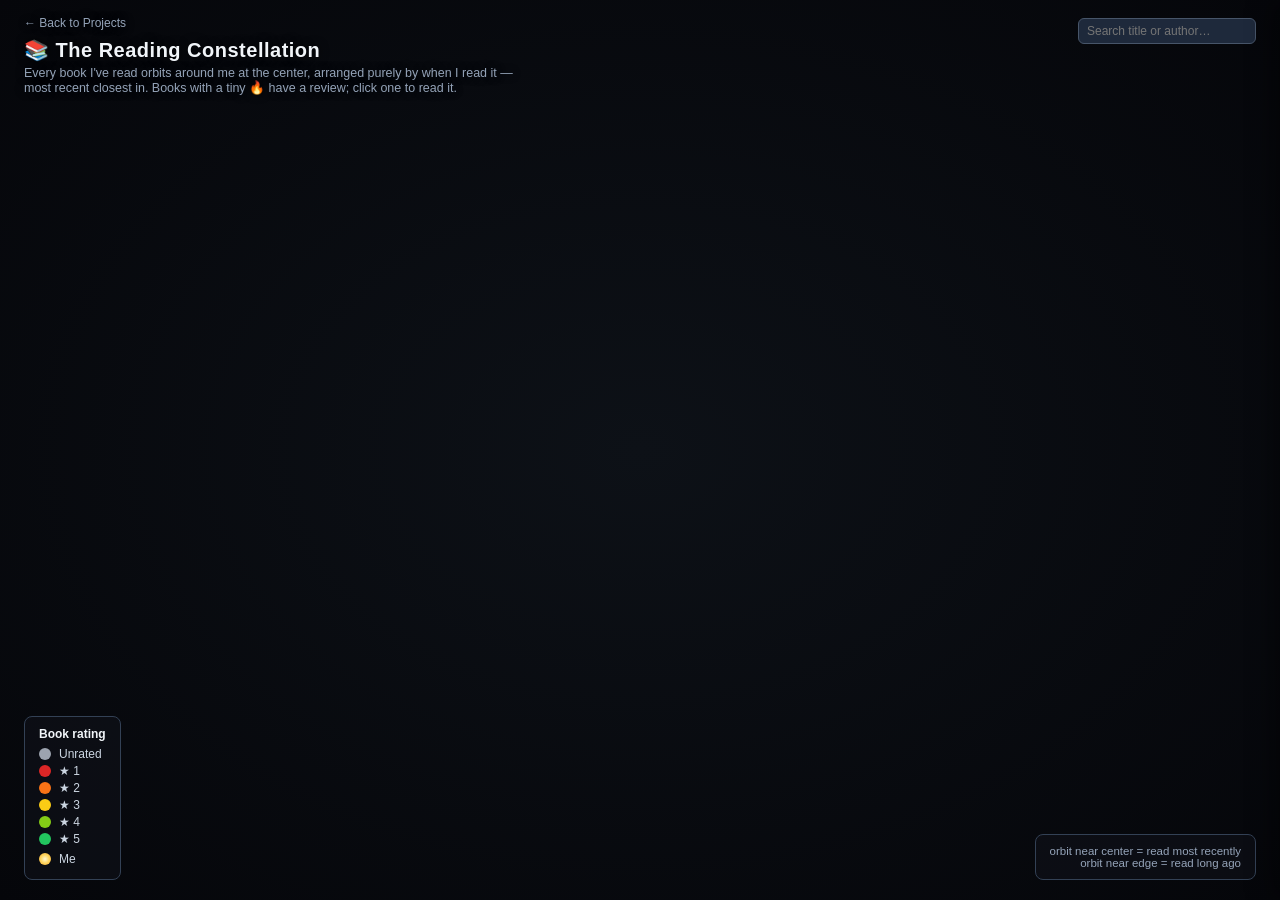
<file: projects/reading-constellation.html>
<!DOCTYPE html>
<html lang="en">
<head>
<meta charset="UTF-8">
<title>Reading Constellation</title>
<script src="https://d3js.org/d3.v7.min.js"></script>
<script>
// READING_CONSTELLATION_DATA_START
const __DATA__ = {"nodes":[{"id":"b16158542","type":"book","title":"The Boys in the Boat: Nine Americans and Their Epic Quest for Gold at the 1936 Berlin Olympics","author":"Daniel James Brown","authorId":"a0","rating":4,"dateRead":"2017-07-29","dateSource":"added","radius":1.0,"pages":"404","review":"Reread as a rower, makes more sense now"},{"id":"b2429135","type":"book","title":"The Girl With the Dragon Tattoo (Millennium, #1)","author":"Stieg Larsson","authorId":"a1","rating":0,"dateRead":"2017-07-29","dateSource":"added","radius":0.996969696969697,"pages":"480"},{"id":"b77203","type":"book","title":"The Kite Runner","author":"Khaled Hosseini","authorId":"a2","rating":4,"dateRead":"2017-07-29","dateSource":"added","radius":0.9939393939393939,"pages":"371"},{"id":"b38709","type":"book","title":"Holes (Holes, #1)","author":"Louis Sachar","authorId":"a3","rating":4,"dateRead":"2017-07-29","dateSource":"added","radius":0.990909090909091,"pages":"272"},{"id":"b10194157","type":"book","title":"Shadow and Bone (Shadow and Bone, #1)","author":"Leigh Bardugo","authorId":"a4","rating":4,"dateRead":"2017-07-29","dateSource":"added","radius":0.9878787878787879,"pages":"358"},{"id":"b6186357","type":"book","title":"The Maze Runner (The Maze Runner, #1)","author":"James Dashner","authorId":"a5","rating":4,"dateRead":"2017-07-29","dateSource":"added","radius":0.9848484848484849,"pages":"384"},{"id":"b18263725","type":"book","title":"The Crossover","author":"Kwame Alexander","authorId":"a6","rating":4,"dateRead":"2017-07-29","dateSource":"added","radius":0.9818181818181818,"pages":"245"},{"id":"b13335037","type":"book","title":"Divergent (Divergent, #1)","author":"Veronica Roth","authorId":"a7","rating":5,"dateRead":"2017-07-29","dateSource":"added","radius":0.9787878787878788,"pages":"487"},{"id":"b9969571","type":"book","title":"Ready Player One (Ready Player One, #1)","author":"Ernest Cline","authorId":"a8","rating":5,"dateRead":"2017-07-29","dateSource":"added","radius":0.9757575757575757,"pages":"480"},{"id":"b11254850","type":"book","title":"Seeds of Rebellion (Beyonders, #2)","author":"Brandon Mull","authorId":"a9","rating":5,"dateRead":"2017-07-29","dateSource":"added","radius":0.9727272727272728,"pages":"483"},{"id":"b9307674","type":"book","title":"The Last Guardian (Artemis Fowl, #8)","author":"Eoin Colfer","authorId":"a10","rating":3,"dateRead":"2017-07-29","dateSource":"added","radius":0.9696969696969697,"pages":"328"},{"id":"b12127750","type":"book","title":"The Mark of Athena (The Heroes of Olympus, #3)","author":"Rick Riordan","authorId":"a11","rating":3,"dateRead":"2017-07-29","dateSource":"added","radius":0.9666666666666667,"pages":"586"},{"id":"b37586","type":"book","title":"The Lost Colony (Artemis Fowl, #5)","author":"Eoin Colfer","authorId":"a10","rating":4,"dateRead":"2017-07-29","dateSource":"added","radius":0.9636363636363636,"pages":"385"},{"id":"b784911","type":"book","title":"Rise of the Evening Star (Fablehaven, #2)","author":"Brandon Mull","authorId":"a9","rating":4,"dateRead":"2017-07-29","dateSource":"added","radius":0.9606060606060606,"pages":"456"},{"id":"b3","type":"book","title":"Harry Potter and the Sorcerer's Stone (Harry Potter, #1)","author":"J.K. Rowling","authorId":"a12","rating":3,"dateRead":"2017-07-29","dateSource":"added","radius":0.9575757575757575,"pages":"309"},{"id":"b234225","type":"book","title":"Dune (Dune, #1)","author":"Frank Herbert","authorId":"a13","rating":5,"dateRead":"2017-07-29","dateSource":"added","radius":0.9545454545454546,"pages":"604"},{"id":"b30226723","type":"book","title":"King's Cage (Red Queen, #3)","author":"Victoria Aveyard","authorId":"a14","rating":5,"dateRead":"2017-07-29","dateSource":"added","radius":0.9515151515151515,"pages":"520"},{"id":"b23174274","type":"book","title":"Glass Sword (Red Queen, #2)","author":"Victoria Aveyard","authorId":"a14","rating":4,"dateRead":"2017-07-29","dateSource":"added","radius":0.9484848484848485,"pages":"444"},{"id":"b22328546","type":"book","title":"Red Queen (Red Queen, #1)","author":"Victoria Aveyard","authorId":"a14","rating":4,"dateRead":"2017-07-29","dateSource":"added","radius":0.9454545454545454,"pages":"388"},{"id":"b22733616","type":"book","title":"Neverseen (Keeper of the Lost Cities, #4)","author":"Shannon Messenger","authorId":"a15","rating":4,"dateRead":"2017-07-29","dateSource":"added","radius":0.9424242424242424,"pages":"672"},{"id":"b13260668","type":"book","title":"Everblaze (Keeper of the Lost Cities, #3)","author":"Shannon Messenger","authorId":"a15","rating":4,"dateRead":"2017-07-29","dateSource":"added","radius":0.9393939393939394,"pages":"624"},{"id":"b13260670","type":"book","title":"Exile (Keeper of the Lost Cities, #2)","author":"Shannon Messenger","authorId":"a15","rating":5,"dateRead":"2017-07-29","dateSource":"added","radius":0.9363636363636364,"pages":"576"},{"id":"b12842828","type":"book","title":"Keeper of the Lost Cities (Keeper of the Lost Cities, #1)","author":"Shannon Messenger","authorId":"a15","rating":4,"dateRead":"2017-07-29","dateSource":"added","radius":0.9333333333333333,"pages":"496"},{"id":"b472331","type":"book","title":"Watchmen","author":"Alan Moore","authorId":"a16","rating":4,"dateRead":"2017-07-29","dateSource":"added","radius":0.9303030303030303,"pages":"416"},{"id":"b24814","type":"book","title":"It's a Magical World (Calvin and Hobbes, #11)","author":"Bill Watterson","authorId":"a17","rating":5,"dateRead":"2017-07-29","dateSource":"added","radius":0.9272727272727272,"pages":"176"},{"id":"b24812","type":"book","title":"The Complete Calvin and Hobbes","author":"Bill Watterson","authorId":"a17","rating":5,"dateRead":"2017-07-29","dateSource":"added","radius":0.9242424242424242,"pages":"1456"},{"id":"b24813","type":"book","title":"The Calvin and Hobbes Tenth Anniversary Book","author":"Bill Watterson","authorId":"a17","rating":5,"dateRead":"2017-07-29","dateSource":"added","radius":0.9212121212121213,"pages":"208"},{"id":"b43070","type":"book","title":"The Essential Calvin and Hobbes: A Calvin and Hobbes Treasury","author":"Bill Watterson","authorId":"a17","rating":5,"dateRead":"2017-07-29","dateSource":"added","radius":0.9181818181818182,"pages":"256"},{"id":"b77727","type":"book","title":"Calvin and Hobbes (Calvin and Hobbes, #1)","author":"Bill Watterson","authorId":"a17","rating":5,"dateRead":"2017-07-29","dateSource":"added","radius":0.9151515151515152,"pages":"128"},{"id":"b375802","type":"book","title":"Ender’s Game (Ender's Saga, #1)","author":"Orson Scott Card","authorId":"a18","rating":5,"dateRead":"2017-07-29","dateSource":"added","radius":0.9121212121212121,"pages":"324"},{"id":"b2767052","type":"book","title":"The Hunger Games (The Hunger Games, #1)","author":"Suzanne Collins","authorId":"a19","rating":4,"dateRead":"2017-07-29","dateSource":"added","radius":0.9090909090909091,"pages":"374"},{"id":"b1898","type":"book","title":"Into Thin Air: A Personal Account of the Mt. Everest Disaster","author":"Jon Krakauer","authorId":"a20","rating":5,"dateRead":"2017-07-29","dateSource":"added","radius":0.906060606060606,"pages":"368"},{"id":"b110737","type":"book","title":"Seabiscuit: An American Legend","author":"Laura Hillenbrand","authorId":"a21","rating":5,"dateRead":"2017-07-29","dateSource":"added","radius":0.9030303030303031,"pages":"457"},{"id":"b8664353","type":"book","title":"Unbroken: A World War II Story of Survival, Resilience and Redemption","author":"Laura Hillenbrand","authorId":"a21","rating":5,"dateRead":"2017-07-29","dateSource":"added","radius":0.9,"pages":"475"},{"id":"b17851885","type":"book","title":"I Am Malala: The Story of the Girl Who Stood Up for Education and Was Shot by the Taliban","author":"Malala Yousafzai","authorId":"a22","rating":4,"dateRead":"2017-07-29","dateSource":"added","radius":0.896969696969697,"pages":"327"},{"id":"b1845","type":"book","title":"Into the Wild","author":"Jon Krakauer","authorId":"a20","rating":5,"dateRead":"2017-07-29","dateSource":"added","radius":0.8939393939393939,"pages":"207"},{"id":"b29780253","type":"book","title":"Born a Crime: Stories from a South African Childhood","author":"Trevor Noah","authorId":"a23","rating":4,"dateRead":"2017-07-29","dateSource":"added","radius":0.8909090909090909,"pages":"289"},{"id":"b128731","type":"book","title":"Mrs. Chippy's Last Expedition: The Remarkable Journal of Shackleton's Polar-Bound Cat","author":"Caroline Alexander","authorId":"a24","rating":4,"dateRead":"2017-08-05","dateSource":"added","radius":0.8878787878787879,"pages":"176"},{"id":"b32487617","type":"book","title":"Beneath a Scarlet Sky","author":"Mark T. Sullivan","authorId":"a25","rating":0,"dateRead":"2017-08-16","dateSource":"added","radius":0.8848484848484849,"pages":"509"},{"id":"b28114442","type":"book","title":"The Girl in Green","author":"Derek B. Miller","authorId":"a26","rating":3,"dateRead":"2017-08-29","dateSource":"added","radius":0.8818181818181818,"pages":"326"},{"id":"b33","type":"book","title":"The Lord of the Rings (The Lord of the Rings, #1-3)","author":"J.R.R. Tolkien","authorId":"a27","rating":0,"dateRead":"2017-12-09","dateSource":"read","radius":0.8787878787878788,"pages":"1216"},{"id":"b32075671","type":"book","title":"The Hate U Give (The Hate U Give, #1)","author":"Angie Thomas","authorId":"a28","rating":0,"dateRead":"2018-04-13","dateSource":"read","radius":0.8757575757575757,"pages":"454"},{"id":"b18966819","type":"book","title":"Golden Son (Red Rising Saga, #2)","author":"Pierce Brown","authorId":"a29","rating":0,"dateRead":"2018-06-01","dateSource":"read","radius":0.8727272727272728,"pages":"466"},{"id":"b12609433","type":"book","title":"The Power of Habit: Why We Do What We Do in Life and Business","author":"Charles Duhigg","authorId":"a30","rating":0,"dateRead":"2018-06-09","dateSource":"read","radius":0.8696969696969696,"pages":"375"},{"id":"b22609522","type":"book","title":"Red Notice: A True Story of High Finance, Murder, and One Man's Fight for Justice","author":"Bill Browder","authorId":"a31","rating":0,"dateRead":"2018-06-12","dateSource":"read","radius":0.8666666666666667,"pages":"380"},{"id":"b16056128","type":"book","title":"Dandelion Hunter","author":"Rebecca Lerner","authorId":"a32","rating":0,"dateRead":"2018-06-26","dateSource":"added","radius":0.8636363636363636,"pages":"224"},{"id":"b16735","type":"book","title":"The Prince of Tides","author":"Pat Conroy","authorId":"a33","rating":5,"dateRead":"2018-06-27","dateSource":"read","radius":0.8606060606060606,"pages":"679"},{"id":"b15839976","type":"book","title":"Red Rising (Red Rising Saga, #1)","author":"Pierce Brown","authorId":"a29","rating":0,"dateRead":"2018-06-27","dateSource":"read","radius":0.8575757575757575,"pages":"382"},{"id":"b40105674","type":"book","title":"Evidence-Based Investing","author":"Graham Sommer","authorId":"a34","rating":4,"dateRead":"2018-09-20","dateSource":"added","radius":0.8545454545454545,"pages":"252","review":"Really quiet helpful. He created a method that’s ridge enough and yet has room for flexibility."},{"id":"b4865","type":"book","title":"How to Win Friends & Influence People","author":"Dale Carnegie","authorId":"a35","rating":0,"dateRead":"2018-09-20","dateSource":"added","radius":0.8515151515151516,"pages":"288"},{"id":"b7550814","type":"book","title":"Stuff: Compulsive Hoarding and the Meaning of Things","author":"Randy O. Frost","authorId":"a36","rating":0,"dateRead":"2018-09-20","dateSource":"added","radius":0.8484848484848485,"pages":"290"},{"id":"b6411961","type":"book","title":"The Lost Symbol (Robert Langdon, #3)","author":"Dan    Brown","authorId":"a37","rating":0,"dateRead":"2018-09-20","dateSource":"added","radius":0.8454545454545455,"pages":"509"},{"id":"b22675976","type":"book","title":"Where You Go Is Not Who You'll Be: An Antidote to the College Admissions Mania","author":"Frank Bruni","authorId":"a38","rating":0,"dateRead":"2018-09-20","dateSource":"added","radius":0.8424242424242424,"pages":"224"},{"id":"b10569","type":"book","title":"On Writing: A Memoir of the Craft","author":"Stephen  King","authorId":"a39","rating":0,"dateRead":"2018-09-20","dateSource":"added","radius":0.8393939393939394,"pages":"320"},{"id":"b20342617","type":"book","title":"Just Mercy","author":"Bryan Stevenson","authorId":"a40","rating":0,"dateRead":"2018-09-20","dateSource":"added","radius":0.8363636363636364,"pages":"336"},{"id":"b139069","type":"book","title":"Endurance: Shackleton's Incredible Voyage","author":"Alfred Lansing","authorId":"a41","rating":0,"dateRead":"2018-09-20","dateSource":"added","radius":0.8333333333333334,"pages":"282"},{"id":"b161121","type":"book","title":"My Own Country: A Doctor's Story","author":"Abraham   Verghese","authorId":"a42","rating":0,"dateRead":"2018-09-27","dateSource":"added","radius":0.8303030303030303,"pages":"432"},{"id":"b18373","type":"book","title":"Flowers for Algernon","author":"Daniel Keyes","authorId":"a43","rating":0,"dateRead":"2018-12-09","dateSource":"read","radius":0.8272727272727273,"pages":"311"},{"id":"b19063","type":"book","title":"The Book Thief","author":"Markus Zusak","authorId":"a44","rating":0,"dateRead":"2018-12-09","dateSource":"read","radius":0.8242424242424242,"pages":"592"},{"id":"b157993","type":"book","title":"The Little Prince","author":"Antoine de Saint-Exupéry","authorId":"a45","rating":0,"dateRead":"2018-12-09","dateSource":"read","radius":0.8212121212121212,"pages":"96"},{"id":"b296662","type":"book","title":"Lies My Teacher Told Me: Everything Your American History Textbook Got Wrong","author":"James W. Loewen","authorId":"a46","rating":3,"dateRead":"2019-07-01","dateSource":"added","radius":0.8181818181818181,"pages":"383"},{"id":"b10644930","type":"book","title":"11/22/63","author":"Stephen  King","authorId":"a39","rating":4,"dateRead":"2019-07-01","dateSource":"added","radius":0.8151515151515152,"pages":"849"},{"id":"b2657","type":"book","title":"To Kill a Mockingbird","author":"Harper Lee","authorId":"a47","rating":2,"dateRead":"2019-07-01","dateSource":"added","radius":0.8121212121212121,"pages":"323"},{"id":"b12232938","type":"book","title":"The Lovely Bones","author":"Alice Sebold","authorId":"a48","rating":4,"dateRead":"2019-07-01","dateSource":"added","radius":0.8090909090909091,"pages":"372"},{"id":"b37822650","type":"book","title":"Hey, Kiddo: How I Lost My Mother, Found My Father, and Dealt with Family Addiction","author":"Jarrett J. Krosoczka","authorId":"a49","rating":0,"dateRead":"2019-07-01","dateSource":"added","radius":0.806060606060606,"pages":"320"},{"id":"b1623133","type":"book","title":"Twenty Miles From A Match: Homesteading In Western Nevada (Bristlecone Paperback)","author":"Sarah E. Olds","authorId":"a50","rating":5,"dateRead":"2019-07-01","dateSource":"added","radius":0.803030303030303,"pages":"200"},{"id":"b76620","type":"book","title":"Watership Down (Watership Down, #1)","author":"Richard  Adams","authorId":"a51","rating":0,"dateRead":"2019-07-01","dateSource":"added","radius":0.8,"pages":"478"},{"id":"b26261382","type":"book","title":"Napoleon: A Concise Biography","author":"David A.  Bell","authorId":"a52","rating":0,"dateRead":"2019-07-01","dateSource":"added","radius":0.796969696969697,"pages":"152"},{"id":"b13707734","type":"book","title":"The Swerve: How the World Became Modern","author":"Stephen Greenblatt","authorId":"a53","rating":0,"dateRead":"2019-07-01","dateSource":"added","radius":0.793939393939394,"pages":"356"},{"id":"b40199693","type":"book","title":"Nine Lives: My Time as the MI6's Top Spy Inside al-Qaeda","author":"Aimen Dean","authorId":"a54","rating":0,"dateRead":"2019-07-01","dateSource":"added","radius":0.7909090909090909,"pages":"528"},{"id":"b5107","type":"book","title":"The Catcher in the Rye","author":"J.D. Salinger","authorId":"a55","rating":0,"dateRead":"2019-07-01","dateSource":"added","radius":0.7878787878787878,"pages":"277"},{"id":"b12497","type":"book","title":"No Country for Old Men","author":"Cormac McCarthy","authorId":"a56","rating":0,"dateRead":"2019-07-01","dateSource":"added","radius":0.7848484848484849,"pages":"309"},{"id":"b233667","type":"book","title":"Firestarter","author":"Stephen  King","authorId":"a39","rating":0,"dateRead":"2019-07-01","dateSource":"added","radius":0.7818181818181819,"pages":"564"},{"id":"b8321570","type":"book","title":"Henry Kaplan and the Story of Hodgkin's Disease","author":"Charlotte DeCroes Jacobs","authorId":"a57","rating":0,"dateRead":"2019-07-01","dateSource":"added","radius":0.7787878787878788,"pages":"456"},{"id":"b93998","type":"book","title":"Inside Hitler's Bunker: The Last Days of the Third Reich","author":"Joachim Fest","authorId":"a58","rating":0,"dateRead":"2019-07-01","dateSource":"added","radius":0.7757575757575758,"pages":"191"},{"id":"b10799","type":"book","title":"A Farewell to Arms","author":"Ernest Hemingway","authorId":"a59","rating":0,"dateRead":"2019-07-01","dateSource":"added","radius":0.7727272727272727,"pages":"304"},{"id":"b4799","type":"book","title":"Cannery Row (Cannery Row, #1)","author":"John Steinbeck","authorId":"a60","rating":0,"dateRead":"2019-07-01","dateSource":"added","radius":0.7696969696969697,"pages":"181"},{"id":"b890","type":"book","title":"Of Mice and Men","author":"John Steinbeck","authorId":"a60","rating":0,"dateRead":"2019-07-01","dateSource":"added","radius":0.7666666666666666,"pages":"107"},{"id":"b39644160","type":"book","title":"Plagues and the Paradox of Progress: Why the World Is Getting Healthier in Worrisome Ways","author":"Thomas J. Bollyky","authorId":"a61","rating":0,"dateRead":"2019-07-01","dateSource":"added","radius":0.7636363636363637,"pages":"259"},{"id":"b840043","type":"book","title":"The Rise and Fall of the Great Powers: Economic Change and Military Conflict from 1500 to 2000","author":"Paul M. Kennedy","authorId":"a62","rating":0,"dateRead":"2019-07-01","dateSource":"added","radius":0.7606060606060606,"pages":"677"},{"id":"b25733658","type":"book","title":"Into the Magic Shop: A Neurosurgeon's Quest to Discover the Mysteries of the Brain and the Secrets of the Heart","author":"James R. Doty","authorId":"a63","rating":0,"dateRead":"2019-07-01","dateSource":"added","radius":0.7575757575757576,"pages":"288"},{"id":"b10365","type":"book","title":"Where the Red Fern Grows","author":"Wilson Rawls","authorId":"a64","rating":0,"dateRead":"2019-07-02","dateSource":"added","radius":0.7545454545454545,"pages":"272"},{"id":"b11387515","type":"book","title":"Wonder (Wonder, #1)","author":"R.J. Palacio","authorId":"a65","rating":0,"dateRead":"2019-07-02","dateSource":"added","radius":0.7515151515151515,"pages":"315"},{"id":"b50","type":"book","title":"Hatchet (Brian's Saga, #1)","author":"Gary Paulsen","authorId":"a66","rating":0,"dateRead":"2019-07-02","dateSource":"added","radius":0.7484848484848485,"pages":"208"},{"id":"b122","type":"book","title":"The Power of One (The Power of One, #1)","author":"Bryce Courtenay","authorId":"a67","rating":0,"dateRead":"2019-07-02","dateSource":"added","radius":0.7454545454545455,"pages":"544"},{"id":"b6892870","type":"book","title":"The Girl Who Kicked the Hornet’s Nest (Millennium, #3)","author":"Stieg Larsson","authorId":"a1","rating":0,"dateRead":"2019-07-02","dateSource":"added","radius":0.7424242424242424,"pages":"566"},{"id":"b67238","type":"book","title":"Dead Poets Society","author":"N.H. Kleinbaum","authorId":"a68","rating":0,"dateRead":"2019-07-02","dateSource":"added","radius":0.7393939393939394,"pages":"166"},{"id":"b12898","type":"book","title":"Death of a Salesman","author":"Arthur Miller","authorId":"a69","rating":0,"dateRead":"2019-07-02","dateSource":"added","radius":0.7363636363636363,"pages":"144"},{"id":"b30165203","type":"book","title":"American Gods (American Gods, #1)","author":"Neil Gaiman","authorId":"a70","rating":0,"dateRead":"2019-07-02","dateSource":"added","radius":0.7333333333333334,"pages":"635"},{"id":"b28187","type":"book","title":"The Lightning Thief (Percy Jackson and the Olympians, #1)","author":"Rick Riordan","authorId":"a11","rating":0,"dateRead":"2019-07-02","dateSource":"added","radius":0.7303030303030302,"pages":"377"},{"id":"b47281","type":"book","title":"Number the Stars","author":"Lois Lowry","authorId":"a71","rating":0,"dateRead":"2019-07-02","dateSource":"added","radius":0.7272727272727273,"pages":"137"},{"id":"b84981","type":"book","title":"Tuck Everlasting","author":"Natalie Babbitt","authorId":"a72","rating":0,"dateRead":"2019-07-02","dateSource":"added","radius":0.7242424242424242,"pages":"148"},{"id":"b2696","type":"book","title":"The Canterbury Tales","author":"Geoffrey Chaucer","authorId":"a73","rating":0,"dateRead":"2019-07-02","dateSource":"added","radius":0.7212121212121212,"pages":"504"},{"id":"b117833","type":"book","title":"The Master and Margarita","author":"Mikhail Bulgakov","authorId":"a74","rating":0,"dateRead":"2019-07-02","dateSource":"added","radius":0.7181818181818183,"pages":"372"},{"id":"b6148028","type":"book","title":"Catching Fire (The Hunger Games, #2)","author":"Suzanne Collins","authorId":"a19","rating":0,"dateRead":"2019-07-02","dateSource":"added","radius":0.7151515151515151,"pages":"391"},{"id":"b1618","type":"book","title":"The Curious Incident of the Dog in the Night-Time","author":"Mark Haddon","authorId":"a75","rating":0,"dateRead":"2019-07-02","dateSource":"added","radius":0.7121212121212122,"pages":"226"},{"id":"b968","type":"book","title":"The Da Vinci Code (Robert Langdon, #2)","author":"Dan    Brown","authorId":"a37","rating":0,"dateRead":"2019-07-02","dateSource":"added","radius":0.7090909090909091,"pages":"489"},{"id":"b7244","type":"book","title":"The Poisonwood Bible","author":"Barbara Kingsolver","authorId":"a76","rating":0,"dateRead":"2019-07-02","dateSource":"added","radius":0.706060606060606,"pages":"546"},{"id":"b18114322","type":"book","title":"The Grapes of Wrath","author":"John Steinbeck","authorId":"a60","rating":0,"dateRead":"2019-07-02","dateSource":"added","radius":0.703030303030303,"pages":"536"},{"id":"b24583","type":"book","title":"The Adventures of Tom Sawyer","author":"Mark Twain","authorId":"a77","rating":0,"dateRead":"2019-07-02","dateSource":"added","radius":0.7,"pages":"244"},{"id":"b231804","type":"book","title":"The Outsiders","author":"S.E. Hinton","authorId":"a78","rating":0,"dateRead":"2019-07-02","dateSource":"added","radius":0.696969696969697,"pages":"208"},{"id":"b1381","type":"book","title":"The Odyssey","author":"Homer","authorId":"a79","rating":0,"dateRead":"2019-07-02","dateSource":"added","radius":0.693939393939394,"pages":"541"},{"id":"b386162","type":"book","title":"The Hitchhiker’s Guide to the Galaxy (The Hitchhiker's Guide to the Galaxy, #1)","author":"Douglas Adams","authorId":"a80","rating":0,"dateRead":"2019-07-02","dateSource":"added","radius":0.6909090909090909,"pages":"193"},{"id":"b1","type":"book","title":"Harry Potter and the Half-Blood Prince (Harry Potter, #6)","author":"J.K. Rowling","authorId":"a12","rating":0,"dateRead":"2019-07-02","dateSource":"added","radius":0.6878787878787879,"pages":"652"},{"id":"b2956","type":"book","title":"The Adventures of Huckleberry Finn (Adventures of Tom and Huck, #2)","author":"Mark Twain","authorId":"a77","rating":0,"dateRead":"2019-07-02","dateSource":"added","radius":0.6848484848484848,"pages":"327"},{"id":"b6","type":"book","title":"Harry Potter and the Goblet of Fire (Harry Potter, #4)","author":"J.K. Rowling","authorId":"a12","rating":0,"dateRead":"2019-07-02","dateSource":"added","radius":0.6818181818181819,"pages":"734"},{"id":"b13079982","type":"book","title":"Fahrenheit 451","author":"Ray Bradbury","authorId":"a81","rating":0,"dateRead":"2019-07-02","dateSource":"added","radius":0.6787878787878787,"pages":"249"},{"id":"b5","type":"book","title":"Harry Potter and the Prisoner of Azkaban (Harry Potter, #3)","author":"J.K. Rowling","authorId":"a12","rating":0,"dateRead":"2019-07-02","dateSource":"added","radius":0.6757575757575758,"pages":"547"},{"id":"b5907","type":"book","title":"The Hobbit, or There and Back Again","author":"J.R.R. Tolkien","authorId":"a27","rating":0,"dateRead":"2019-07-02","dateSource":"added","radius":0.6727272727272727,"pages":"366"},{"id":"b4671","type":"book","title":"The Great Gatsby","author":"F. Scott Fitzgerald","authorId":"a82","rating":0,"dateRead":"2019-07-02","dateSource":"added","radius":0.6696969696969697,"pages":"180"},{"id":"b7624","type":"book","title":"Lord of the Flies","author":"William Golding","authorId":"a83","rating":0,"dateRead":"2019-07-02","dateSource":"added","radius":0.6666666666666667,"pages":"182"},{"id":"b7613","type":"book","title":"Animal Farm","author":"George Orwell","authorId":"a84","rating":0,"dateRead":"2019-07-02","dateSource":"added","radius":0.6636363636363636,"pages":"129"},{"id":"b40961427","type":"book","title":"1984","author":"George Orwell","authorId":"a84","rating":0,"dateRead":"2019-07-02","dateSource":"added","radius":0.6606060606060606,"pages":"298"},{"id":"b3636","type":"book","title":"The Giver (Giver, #1)","author":"Lois Lowry","authorId":"a71","rating":0,"dateRead":"2019-07-02","dateSource":"added","radius":0.6575757575757576,"pages":"208"},{"id":"b16121","type":"book","title":"Titan: The Life of John D. Rockefeller, Sr.","author":"Ron Chernow","authorId":"a85","rating":0,"dateRead":"2019-07-04","dateSource":"added","radius":0.6545454545454545,"pages":"832"},{"id":"b947560","type":"book","title":"The Perfect Storm: A True Story of Men Against the Sea","author":"Sebastian Junger","authorId":"a86","rating":5,"dateRead":"2019-07-08","dateSource":"read","radius":0.6515151515151515,"pages":"227","review":"The perfect storm is the perfect book. Quite like the Halloween Gale the book is powered by 3 parts. Firstly, it is a story which powers the book like hurricane Grace did the storm. Secondly, it is a informative book leaving the reader more understanding of deep sea fishing in America. Thirdly, it is a biography and testament to the men to died on the Andrea Gail. Together these three elements make a book possibly more killer than the storm."},{"id":"b41795733","type":"book","title":"Range: Why Generalists Triumph in a Specialized World","author":"David   Epstein","authorId":"a87","rating":4,"dateRead":"2019-07-12","dateSource":"read","radius":0.6484848484848484,"pages":"339","review":"Before reading Range I did not know that Steve Nash started playing basketball at 13. I have friends who have studied calculus at 13. Range however introduces a new school of thought. Instead of Tiger parenting, David Epstein argues for Roger parenting; the idea that kids do best when they are encouraged to follow their own interests. I could not agree more! Living in Palo Alto I (as a kid) have watched some children follow their parents interests for them. These kids are the kids who complain of their after school activities. I have also see others. These other often get giddy while explaining what they do with their free time (if it’s not video games). No matter how often what they become exited about changes ( I have seen one boy go from “no you” jokes to growing pumpkins to cooking over camp fires) these kids are the ones who I enjoy talking to and the ones who I believe will succeed. My only wish is that Epstein would share more about his personal story."},{"id":"b17780","type":"book","title":"In the Heart of the Sea: The Tragedy of the Whaleship Essex","author":"Nathaniel Philbrick","authorId":"a88","rating":4,"dateRead":"2019-07-16","dateSource":"read","radius":0.6454545454545455,"pages":"302","review":"Wow. This book makes you pause and think. What lives of privilege we lead today. We are able to NOT spend 3 years at sea with only 3 months at home. We are able to eat enough to NOT suffer from the effects of starvation. Wow."},{"id":"b22552026","type":"book","title":"Long Way Down","author":"Jason Reynolds","authorId":"a89","rating":5,"dateRead":"2019-07-17","dateSource":"added","radius":0.6424242424242423,"pages":"306"},{"id":"b15195","type":"book","title":"The Complete Maus","author":"Art Spiegelman","authorId":"a90","rating":3,"dateRead":"2019-07-18","dateSource":"read","radius":0.6393939393939394,"pages":"296","review":"One of the best graphic novels I have ever read. Speaks to more than just the WW2 and the horrors which came with it."},{"id":"b17212231","type":"book","title":"Inferno (Robert Langdon, #4)","author":"Dan    Brown","authorId":"a37","rating":0,"dateRead":"2019-07-19","dateSource":"added","radius":0.6363636363636364,"pages":"463"},{"id":"b3228917","type":"book","title":"Outliers: The Story of Success","author":"Malcolm Gladwell","authorId":"a91","rating":4,"dateRead":"2019-07-22","dateSource":"read","radius":0.6333333333333333,"pages":"309","review":"Outliers is a book of observations. Gladwell’s observations are quite fascinating. Good book, well written, interesting subject matter but it is not THE story of success. I believe that there’s no single linear path to success."},{"id":"b40164365","type":"book","title":"The Friend","author":"Sigrid Nunez","authorId":"a92","rating":5,"dateRead":"2019-07-28","dateSource":"read","radius":0.6303030303030304,"pages":"212","review":"This book is a published journal that gives one a peek into the a most interesting mind, that of a mourner who finds her loss in the form of a dog. My favorite thing about this but is probably how it wonders. I enjoyed reading through it like I would a siblings or friend’s diary. Lovely book."},{"id":"b35133922","type":"book","title":"Educated","author":"Tara Westover","authorId":"a93","rating":3,"dateRead":"2019-07-30","dateSource":"added","radius":0.6272727272727272,"pages":"352","review":"This book read fast, but didn’t endow on me much. It’s definitely a story, and an interesting one at that, but it doesn’t feel as substantive as some others I’ve read (barbarian days, Sea Biscuit, ect.)<br><br>Maybe it would be more interesting as a history of he family. Kinda like the glass castle.<br><br><br><br>"},{"id":"b56083","type":"book","title":"In Dubious Battle","author":"John Steinbeck","authorId":"a60","rating":2,"dateRead":"2019-07-30","dateSource":"added","radius":0.6242424242424243,"pages":"304"},{"id":"b8732","type":"book","title":"The Red Pony","author":"John Steinbeck","authorId":"a60","rating":4,"dateRead":"2019-07-30","dateSource":"added","radius":0.6212121212121212,"pages":"95","review":"Steinbeck is a puppeteer of the feeling."},{"id":"b27276428","type":"book","title":"The Gene: An Intimate History","author":"Siddhartha Mukherjee","authorId":"a94","rating":0,"dateRead":"2019-07-30","dateSource":"added","radius":0.6181818181818182,"pages":"592"},{"id":"b39644215","type":"book","title":"The Autobiography of a Transgender Scientist","author":"Ben A. Barres","authorId":"a95","rating":3,"dateRead":"2019-08-24","dateSource":"read","radius":0.6151515151515152,"pages":"160","review":"Barns gives the matter o fact we sometimes need"},{"id":"b40180098","type":"book","title":"The Overstory","author":"Richard Powers","authorId":"a96","rating":5,"dateRead":"2019-08-24","dateSource":"read","radius":0.6121212121212121,"pages":"502","review":"Beautiful and wild. A manifesto of a hikers dream. Powers writes like a modern Steinbeck puppeteering heartstrings as he pleases. I love the story but I more so enjoyed the quirky facts spread throughout. I find my self sharing how trees can grow on the branches of other trees or how ship can get covered with pollen long after they have lost sight of land."},{"id":"b4214","type":"book","title":"Life of Pi","author":"Yann Martel","authorId":"a97","rating":4,"dateRead":"2019-09-07","dateSource":"read","radius":0.6090909090909091,"pages":"460"},{"id":"b56077","type":"book","title":"Sweet Thursday (Cannery Row, #2)","author":"John Steinbeck","authorId":"a60","rating":4,"dateRead":"2019-10-02","dateSource":"read","radius":0.6060606060606061,"pages":"249"},{"id":"b8852","type":"book","title":"Macbeth","author":"William Shakespeare","authorId":"a98","rating":4,"dateRead":"2019-10-02","dateSource":"read","radius":0.603030303030303,"pages":"249"},{"id":"b42261223","type":"book","title":"The Sixth Man","author":"Andre Iguodala","authorId":"a99","rating":5,"dateRead":"2019-10-13","dateSource":"read","radius":0.6,"pages":"256"},{"id":"b15638","type":"book","title":"Cyrano de Bergerac","author":"Edmond Rostand","authorId":"a100","rating":3,"dateRead":"2019-11-10","dateSource":"added","radius":0.5969696969696969,"pages":"240"},{"id":"b38746485","type":"book","title":"Becoming","author":"Michelle Obama","authorId":"a101","rating":4,"dateRead":"2019-11-10","dateSource":"read","radius":0.593939393939394,"pages":"448"},{"id":"b186345","type":"book","title":"The Long Valley","author":"John Steinbeck","authorId":"a60","rating":3,"dateRead":"2019-12-21","dateSource":"read","radius":0.5909090909090908,"pages":"233","review":"I received an enjoyable amount of variety out of this book. Every story was pretty unconventional, like a collection of ideas that were not chosen to become books. Maybe even a sampler. The variety Gives a good look into Steinbeck’s mind."},{"id":"b34329686","type":"book","title":"Johnny Bear","author":"John Steinbeck","authorId":"a60","rating":0,"dateRead":"2019-12-29","dateSource":"added","radius":0.5878787878787879,"pages":""},{"id":"b9862761","type":"book","title":"1493: Uncovering the New World Columbus Created","author":"Charles C. Mann","authorId":"a102","rating":4,"dateRead":"2020-01-01","dateSource":"read","radius":0.5848484848484848,"pages":"557","review":"Highly informative yet still very interesting."},{"id":"b38140077","type":"book","title":"Washington Black","author":"Esi Edugyan","authorId":"a103","rating":2,"dateRead":"2020-04-11","dateSource":"read","radius":0.5818181818181818,"pages":"334"},{"id":"b43062975","type":"book","title":"Inland","author":"Téa Obreht","authorId":"a104","rating":1,"dateRead":"2020-04-13","dateSource":"read","radius":0.5787878787878789,"pages":"14","review":"This book was good enough to make me suffer for all 370 pages of it. Like a very slow train wreck I wanted to stop looking by page 100 but I couldn’t because I needed to know where the strange story would go. My dog is more romantic than this strange western tale. However this book did improve my understanding of guilty house wives in the late 1800’s who talk to their dead children and dead camel riders who talk to their living camel. This is the first book I’ve read where plot lines cross after one character is already dead. Not for me. Probably not for you. 1/10 would not recommend"},{"id":"b50634450","type":"book","title":"American Dirt","author":"Jeanine Cummins","authorId":"a105","rating":4,"dateRead":"2020-04-17","dateSource":"read","radius":0.5757575757575757,"pages":"386","review":"The book itself is a well developed page turner. My issue lies in the authors note. I wish the author had left the part about her husband’s immigration out. He did not come from Mexico, but Ireland. I have no problem with a white lady named Jeanine writing about something that concerns her, as long as she does her research and avoids perpetuating stereotypes. I do however, take issue with the authors use of her husband’s immigration from Ireland as a false premise for writing this book."},{"id":"b28257707","type":"book","title":"The Subtle Art of Not Giving a F*ck: A Counterintuitive Approach to Living a Good Life","author":"Mark Manson","authorId":"a106","rating":2,"dateRead":"2020-04-18","dateSource":"added","radius":0.5727272727272728,"pages":"212","review":"Yeah. Alright. A team alum I networked with recommended this, and so I listened to the audiobook. I am a little concerned how I am presenting myself if my questions prompt a recommendation for Self-Help literature, but I've decided to take it as a complement. Perhaps this book had an outsized effect on his approach to life and he wanted to share that with me.<br><br>I don't think it is going to change my life. Self-help is a fickle genre, and my read is that for it to 'work' the self has to find parallels in the authors experience, otherwise you are better off reading Stoic Philosophy. The genre suffers a lack of innovation, it's the same stuff with new fluff. <br><br>Sure–I think Manson has a point. It is so easy to care about all the B.S. It is so easy to get lost in all the things that really don't matter and live in a constant state of distraction. It is hard to let go. How many people do you know who are best represented by the algorithms that cater to them? How many people do you know living in dysfunctional relationships, consumed by drama? How many people do you know who take pause, or sit with their thoughts?<br><br>The Dramatics outnumber the Stoics. The spectrum has a slant because it is hard to live good–and so we do the best we can.<br><br>When I ran out of books this week, I got bored of AppleNews and I picked up some philosophy laying around. Seneca writes about having a large mind, as opposed to the narrow mindedness cultivated by the most narrow of distractions (TikTok and AppleNews). I like the idea of having a large mind. I see it as a great compliment I will pay to my friends who embody it. From Seneca: \"The largeness of a mind that is never greater than when it... has created peace for itself by fearing nothing, wealth by desiring nothing (<i>Epistle 87.3</i>).\" <br><br>I aspire to magnanimity–not ignorance of reality–but a large minded approach to living. To live large in every situation."},{"id":"b43848929","type":"book","title":"Talking to Strangers: What We Should Know About the People We Don't Know","author":"Malcolm Gladwell","authorId":"a91","rating":3,"dateRead":"2020-04-24","dateSource":"read","radius":0.5696969696969697,"pages":"388","review":"This is a good book. The reason I rate it a 3 when I rated outliers a 5 is because outliers made me think. This book made me listen."},{"id":"b25657130","type":"book","title":"All American Boys","author":"Jason Reynolds","authorId":"a89","rating":3,"dateRead":"2020-04-26","dateSource":"read","radius":0.5666666666666667,"pages":"316","review":"The book Oscillates in the power of its message. Additionally, some of the lingo is off putting and not accurate, as if the author was trying to drop just enough f-bombs to keep it pg-13."},{"id":"b229096","type":"book","title":"Wild Colours: Canada's Rocky Mountain Wildflowers","author":"Paul      Gilbert","authorId":"a107","rating":4,"dateRead":"2020-04-27","dateSource":"read","radius":0.5636363636363637,"pages":"80","review":"A short and sweet picture book. Inspiring lovely flowers."},{"id":"b8746455","type":"book","title":"Kings & Queens of England: From the Saxon Kings to the House of Windsor","author":"Nigel Cawthorne","authorId":"a108","rating":0,"dateRead":"2020-05-02","dateSource":"read","radius":0.5606060606060606,"pages":"208"},{"id":"b52351183","type":"book","title":"This Boy's Life","author":"Tobias Wolff","authorId":"a109","rating":4,"dateRead":"2020-05-02","dateSource":"read","radius":0.5575757575757576,"pages":"336","review":"Nice growing up story. Kinda bummed that it ended so abruptly."},{"id":"b30043","type":"book","title":"A River Runs Through It and Other Stories","author":"Norman Maclean","authorId":"a110","rating":4,"dateRead":"2020-05-07","dateSource":"read","radius":0.5545454545454546,"pages":"217","review":"The classical montana fly fishing book. Extremely well written. Did not fully resonate with me."},{"id":"b844124","type":"book","title":"The Medici: Godfathers of the Renaissance","author":"Paul Strathern","authorId":"a111","rating":3,"dateRead":"2020-05-19","dateSource":"read","radius":0.5515151515151515,"pages":"431","review":"Interesting well written biography of the Medici. It was good but not infatuating. Interesting but not exhilarating. The book equivalent of a winning game of solitaire."},{"id":"b22500961","type":"book","title":"The Man Who Touched His Own Heart: True Tales of Science, Surgery, and Mystery","author":"Rob Dunn","authorId":"a112","rating":3,"dateRead":"2020-05-30","dateSource":"read","radius":0.5484848484848485,"pages":"384","review":"Solid interesting book."},{"id":"b15751404","type":"book","title":"David and Goliath: Underdogs, Misfits, and the Art of Battling Giants","author":"Malcolm Gladwell","authorId":"a91","rating":4,"dateRead":"2020-06-05","dateSource":"read","radius":0.5454545454545454,"pages":"305","review":"This book is my favorite Gladwell I have read so far. In this book he was able to find the most fitting and relevant facts and narratives which really elevated his book."},{"id":"b1202","type":"book","title":"Freakonomics: A Rogue Economist Explores the Hidden Side of Everything","author":"Steven D. Levitt","authorId":"a113","rating":4,"dateRead":"2020-06-18","dateSource":"read","radius":0.5424242424242425,"pages":"268","review":"I like the way this guy thinks. That is what made the book good."},{"id":"b6334857","type":"book","title":"The Color of Water: A Black Man's Tribute to His White Mother","author":"James   McBride","authorId":"a114","rating":4,"dateRead":"2020-06-19","dateSource":"read","radius":0.5393939393939393,"pages":"328","review":"I always like books about interesting people. This was one of these books."},{"id":"b1470955","type":"book","title":"This house of sky: Landscapes of a Western mind","author":"Ivan Doig","authorId":"a115","rating":3,"dateRead":"2020-07-07","dateSource":"read","radius":0.5363636363636364,"pages":"314","review":"It was nice to read this while in Montana. The description on the land and western culture were some of the things I liked best about the book. It was a good story however, not a totally enthralling story."},{"id":"b27220736","type":"book","title":"Shoe Dog: A Memoir by the Creator of Nike","author":"Phil Knight","authorId":"a116","rating":4,"dateRead":"2020-07-10","dateSource":"read","radius":0.5333333333333333,"pages":"400","review":"I enjoyed this book. It was a fascinating telling of the origins of Nike and a great look into its founder."},{"id":"b42402467","type":"book","title":"Things Fall Apart (The African Trilogy, #1)","author":"Chinua Achebe","authorId":"a117","rating":3,"dateRead":"2020-07-12","dateSource":"read","radius":0.5303030303030303,"pages":"212","review":"I had a hard time getting into this book. I enjoyed learning of the culture but I felt the book did not really have a driving plot until part two. This was a book I could imagine rereading at a later date."},{"id":"b332613","type":"book","title":"One Flew Over the Cuckoo’s Nest","author":"Ken Kesey","authorId":"a118","rating":4,"dateRead":"2020-07-15","dateSource":"read","radius":0.5272727272727273,"pages":"325","review":"This book is not a easy ride. It is a little hard to get into, but when you do you are in for a treat. The chief and McMurphy are some of the best characters I’ve read about. Brilliant ending as well."},{"id":"b103216","type":"book","title":"Undaunted Courage: Meriwether Lewis, Thomas Jefferson, and the Opening of the American West","author":"Stephen E. Ambrose","authorId":"a119","rating":3,"dateRead":"2020-07-20","dateSource":"read","radius":0.5242424242424242,"pages":"521","review":"Well written about and interesting subject matter."},{"id":"b529172","type":"book","title":"Drinking Coffee Elsewhere","author":"Z.Z. Packer","authorId":"a120","rating":3,"dateRead":"2020-07-25","dateSource":"read","radius":0.5212121212121212,"pages":"265","review":"Solid book. Thoughtful and well written short stories."},{"id":"b625094","type":"book","title":"The Leopard","author":"Giuseppe Tomasi di Lampedusa","authorId":"a121","rating":3,"dateRead":"2020-08-01","dateSource":"read","radius":0.5181818181818182,"pages":"319","review":"I enjoyed this book more for the well painted picture of Italian society in the time of the prince then for that of plot or character development."},{"id":"b12722","type":"book","title":"The Moon Is Down","author":"John Steinbeck","authorId":"a60","rating":5,"dateRead":"2020-08-06","dateSource":"read","radius":0.5151515151515151,"pages":"144","review":"Read the forward! This was a great short and sweet book. Well developed characters explore a strong central idea in a book with historical significance."},{"id":"b2165","type":"book","title":"The Old Man and the Sea","author":"Ernest Hemingway","authorId":"a59","rating":3,"dateRead":"2020-08-07","dateSource":"read","radius":0.5121212121212122,"pages":"96","review":"Meh"},{"id":"b111088","type":"book","title":"McSweeney's Mammoth Treasury of Thrilling Tales (McSweeney’s Quarterly Concern, #10)","author":"Michael Chabon","authorId":"a122","rating":3,"dateRead":"2020-08-10","dateSource":"read","radius":0.509090909090909,"pages":"479","review":"Liked the first half better"},{"id":"b7686091","type":"book","title":"The Bonfire of the Vanities","author":"Tom Wolfe","authorId":"a123","rating":3,"dateRead":"2020-08-15","dateSource":"read","radius":0.5060606060606061,"pages":"2","review":"Not for the faint of heart, But with well develop characters which made for a solid book."},{"id":"b262547","type":"book","title":"The Log from the Sea of Cortez","author":"John Steinbeck","authorId":"a60","rating":4,"dateRead":"2020-08-31","dateSource":"read","radius":0.503030303030303,"pages":"288","review":"Very nice book. I recommend reading the appendix on Ed Ricketts."},{"id":"b78275","type":"book","title":"The Wayward Bus","author":"John Steinbeck","authorId":"a60","rating":3,"dateRead":"2020-09-06","dateSource":"read","radius":0.5,"pages":"261","review":"Not my favorite Steinbeck. It felt crude and unpolished. Maybe that was on purpose"},{"id":"b186371","type":"book","title":"The Short Reign of Pippin IV","author":"John Steinbeck","authorId":"a60","rating":3,"dateRead":"2020-09-12","dateSource":"read","radius":0.49696969696969695,"pages":"192","review":"Pretty good, not sure I got the full message"},{"id":"b763798","type":"book","title":"To a God Unknown","author":"John Steinbeck","authorId":"a60","rating":4,"dateRead":"2020-09-24","dateSource":"read","radius":0.4939393939393939,"pages":"240","review":"This book is a strange one. The saga of Joseph is interesting but I prefer that of Juanito."},{"id":"b45314458","type":"book","title":"The Color Purple","author":"Alice Walker","authorId":"a124","rating":3,"dateRead":"2020-11-15","dateSource":"read","radius":0.49090909090909096,"pages":"288","review":"The color purple was a rather dramatic telling of a tale more realistic than that of to kill a mockingbird. I free read this around the same time that we read to kill a mockingbird in school. I much preferred the insight this book had to give rather than the white washed one of to kill a mockingbird"},{"id":"b43798285","type":"book","title":"The Institute","author":"Stephen  King","authorId":"a39","rating":4,"dateRead":"2020-11-22","dateSource":"read","radius":0.4878787878787879,"pages":"561","review":"Page turner but oscillates in woah factor."},{"id":"b44890015","type":"book","title":"Black Enough: Stories of Being Young & Black in America","author":"Ibi Zoboi","authorId":"a125","rating":2,"dateRead":"2020-11-22","dateSource":"read","radius":0.48484848484848486,"pages":"416","review":"Maybe I was the wrong audience for this book but this book gave me watered down stories where I craved real insight."},{"id":"b50887097","type":"book","title":"Why Fish Don’t Exist: A Story of Loss, Love, and the Hidden Order of Life","author":"Lulu Miller","authorId":"a126","rating":3,"dateRead":"2020-11-25","dateSource":"read","radius":0.4818181818181818,"pages":"225","review":"This book meanders. The author chose a most interesting topic but could not stick to a single defining point to explore in the book. Still the story of David Starr Jordan will never cease to be an interesting one."},{"id":"b25899336","type":"book","title":"When Breath Becomes Air","author":"Paul Kalanithi","authorId":"a127","rating":4,"dateRead":"2020-11-28","dateSource":"read","radius":0.47878787878787876,"pages":"208","review":"Unfinished story’s often have the most tragic endings. The book offers insight in a nonlinear way. Very interesting book and one that is good to think and talk about."},{"id":"b50548165","type":"book","title":"The Secret Life of Groceries: The Dark Miracle of the American Supermarket","author":"Benjamin Lorr","authorId":"a128","rating":4,"dateRead":"2020-12-09","dateSource":"read","radius":0.4757575757575757,"pages":"328","review":"Interesting piece of journalism written with likable personality. I wish Lorr was able to give a solution that I could take part of. So the end kinda left me feeling like “Ok this bad... and?”. But overall very insightful on how food trade works on a global scale."},{"id":"b44678037","type":"book","title":"Classic Krakauer: Essays on Wilderness and Risk","author":"Jon Krakauer","authorId":"a20","rating":5,"dateRead":"2020-12-10","dateSource":"read","radius":0.4727272727272728,"pages":"192","review":"Some books make you want to go out and live a little. This book made me want to go out and live a lot. An excellent barrage of stories that made me think."},{"id":"b52211831","type":"book","title":"They Called Us Enemy","author":"George Takei","authorId":"a129","rating":4,"dateRead":"2020-12-13","dateSource":"read","radius":0.4696969696969697,"pages":"224","review":"Well written and drawn. It is amazing how such a big part of American history is so largely ignored."},{"id":"b6163289","type":"book","title":"Dreams from My Father: A Story of Race and Inheritance","author":"Barack Obama","authorId":"a130","rating":5,"dateRead":"2020-12-22","dateSource":"read","radius":0.4666666666666667,"pages":"457","review":"Book is well written and a thinker. Unlike some memoirs, it doesn’t try to be more than it is. Obama provides stories and interests with the relevance to identity and family. It was interesting to me because, although the main topic at hand is Obama’s own understanding of what it means to be a young black man in today’s world, it gives me insight until what it means to be a white one."},{"id":"b37703550","type":"book","title":"Where the Crawdads Sing","author":"Delia Owens","authorId":"a131","rating":5,"dateRead":"2020-12-25","dateSource":"read","radius":0.4636363636363636,"pages":"370","review":"Engrossing romance and mystery. I read it in the better part of one night and did not regret the loss of sleep. I don't think I was the targeted readership but I enjoyed it all the same."},{"id":"b45754981","type":"book","title":"The Glass Hotel","author":"Emily St. John Mandel","authorId":"a132","rating":2,"dateRead":"2020-12-31","dateSource":"read","radius":0.4606060606060606,"pages":"307","review":"An entertaining book but not one that is particularly moving."},{"id":"b50489291","type":"book","title":"Mad at the World: A Life of John Steinbeck","author":"William Souder","authorId":"a133","rating":3,"dateRead":"2021-01-04","dateSource":"read","radius":0.4575757575757575,"pages":"464","review":"The fastest three star I ever read. The book tells the tale of steinbeck a little like that of a historical event. For a 400 page book I would have hoped for more insight into his moral philosophies. The book does however have it's moments. I will always remember the steinbeck quote \"I shall have really lived, not hoped to live\"."},{"id":"b36809135","type":"book","title":"Where the Crawdads Sing","author":"Delia Owens","authorId":"a131","rating":4,"dateRead":"2021-01-06","dateSource":"added","radius":0.4545454545454546,"pages":"384"},{"id":"b18774964","type":"book","title":"A Man Called Ove","author":"Fredrik Backman","authorId":"a134","rating":4,"dateRead":"2021-01-06","dateSource":"read","radius":0.45151515151515154,"pages":"337","review":"At times a little cheesy and unrealistic but overall a feel good tale. Ove is easy to become attached to although he feels a little one dimensional at times. The story oscillates from great to ok. It reminds me of the movie Gran Torino"},{"id":"b7126","type":"book","title":"The Count of Monte Cristo","author":"Alexandre Dumas","authorId":"a135","rating":4,"dateRead":"2021-01-14","dateSource":"read","radius":0.4484848484848485,"pages":"1276","review":"An interesting tale. I like sinbad the sailor"},{"id":"b33294200","type":"book","title":"The Poet X","author":"Elizabeth Acevedo","authorId":"a136","rating":4,"dateRead":"2021-01-21","dateSource":"read","radius":0.44545454545454544,"pages":"368","review":"Thoughtful poetic story telling. Could have been deeper."},{"id":"b40698027","type":"book","title":"A Boy and His Dog at the End of the World","author":"C.A. Fletcher","authorId":"a137","rating":4,"dateRead":"2021-01-30","dateSource":"read","radius":0.4424242424242424,"pages":"365","review":"This book got better as it went along. It was an unconventional writing style but I would say the end result is a success."},{"id":"b11334","type":"book","title":"Song of Solomon","author":"Toni Morrison","authorId":"a138","rating":3,"dateRead":"2021-04-01","dateSource":"read","radius":0.43939393939393945,"pages":"338","review":"I like the use of names and the history that goes back generations. Otherwise the actual story left room for improvement."},{"id":"b53317420","type":"book","title":"The Genome Odyssey: Medical Mysteries and the Incredible Quest to Solve Them","author":"Euan Angus Ashley","authorId":"a139","rating":4,"dateRead":"2021-04-17","dateSource":"read","radius":0.4363636363636364,"pages":"400","review":"Interesting as an athlete, fascinating as a student, this book had me asking questions"},{"id":"b166990","type":"book","title":"The Solace of Open Spaces","author":"Gretel Ehrlich","authorId":"a140","rating":3,"dateRead":"2021-04-26","dateSource":"added","radius":0.43333333333333335,"pages":"144","review":"Solid book that romanticizes Wyoming."},{"id":"b24611732","type":"book","title":"Last Bus to Wisdom","author":"Ivan Doig","authorId":"a115","rating":3,"dateRead":"2021-05-28","dateSource":"added","radius":0.4303030303030303,"pages":"453","review":"I like Ivan Doigs writing and this book was quite enjoyable in plot and characters except for the fact that it lacked an edge of complexity. Everything worked out a little to well. I did however enjoy the signature book and the quotes from there."},{"id":"b12262741","type":"book","title":"Wild: From Lost to Found on the Pacific Crest Trail","author":"Cheryl Strayed","authorId":"a141","rating":4,"dateRead":"2021-06-09","dateSource":"read","radius":0.42727272727272725,"pages":"336","review":"Awesome but I am skeptical she may have wanted to write a book about it a little too much. Still, it feeds my hunger for a life adventure."},{"id":"b7445","type":"book","title":"The Glass Castle","author":"Jeannette Walls","authorId":"a142","rating":5,"dateRead":"2021-06-15","dateSource":"read","radius":0.4242424242424242,"pages":"288","review":"This book made me feel privilege and yet also that there are moments of love and joy in all lives."},{"id":"b54610962","type":"book","title":"What Comes After","author":"JoAnne  Tompkins","authorId":"a143","rating":4,"dateRead":"2021-06-18","dateSource":"read","radius":0.42121212121212126,"pages":"420","review":"It was very entertaining, engrossing even. Some of the Quaker stuff was not for me but gave me a better understanding of the religion."},{"id":"b542303","type":"book","title":"Sense and Sensibility","author":"Jane Austen","authorId":"a144","rating":0,"dateRead":"2021-07-11","dateSource":"read","radius":0.4181818181818182,"pages":"261"},{"id":"b3985","type":"book","title":"The Amazing Adventures of Kavalier & Clay","author":"Michael Chabon","authorId":"a122","rating":3,"dateRead":"2021-07-11","dateSource":"added","radius":0.41515151515151516,"pages":"639","review":"Entertaining, well crafted, might have been a 4 star but for my lack of interest in comics. Joe as a character is very interesting, I liked that part.<br>"},{"id":"b397483","type":"book","title":"The Devil in the White City: Murder, Magic, and Madness at the Fair That Changed America","author":"Erik Larson","authorId":"a145","rating":3,"dateRead":"2021-07-11","dateSource":"added","radius":0.4121212121212121,"pages":"464","review":"Interesting but the stories did not touch. What the heck."},{"id":"b9250050","type":"book","title":"Mink River","author":"Brian  Doyle","authorId":"a146","rating":4,"dateRead":"2021-07-11","dateSource":"added","radius":0.40909090909090906,"pages":"319","review":"Charming book of a poetic nature. A nice easy read"},{"id":"b55844037","type":"book","title":"Night Came with Many Stars","author":"Simon Van Booy","authorId":"a147","rating":5,"dateRead":"2021-07-13","dateSource":"read","radius":0.406060606060606,"pages":"248","review":"Exceptional book with really, really well developed characters."},{"id":"b242006","type":"book","title":"Running with Scissors","author":"Augusten Burroughs","authorId":"a148","rating":3,"dateRead":"2021-07-15","dateSource":"read","radius":0.40303030303030307,"pages":"336","review":"Charmingly absurd quick read but I felt like it lacked depth of feeling. I was more often like ‘tf?’ than I was with actually emotion."},{"id":"b7141642","type":"book","title":"The Thousand Autumns of Jacob de Zoet","author":"David  Mitchell","authorId":"a149","rating":3,"dateRead":"2021-07-29","dateSource":"read","radius":0.4,"pages":"479","review":"Best read while listening to drake. The setting was cool but I can’t say I was very attached to the characters."},{"id":"b6366437","type":"book","title":"Half Broke Horses","author":"Jeannette Walls","authorId":"a142","rating":3,"dateRead":"2021-07-30","dateSource":"read","radius":0.396969696969697,"pages":"272","review":"3.28 (I round down) Really fast read. Interesting lady. The book gave me insight on the other book having read it a couple weeks ago. It was weird reading her write about herself."},{"id":"b36373463","type":"book","title":"Us Against You (Beartown, #2)","author":"Fredrik Backman","authorId":"a134","rating":2,"dateRead":"2021-08-02","dateSource":"added","radius":0.3939393939393939,"pages":"448","review":"Characters were kinda lame. Peter Theo especially."},{"id":"b7069","type":"book","title":"The World According to Garp","author":"John Irving","authorId":"a150","rating":5,"dateRead":"2021-08-08","dateSource":"read","radius":0.3909090909090909,"pages":"610","review":"I give 5 stars to books that change the way I think. I won’t go in depth because my mom follows me on goodreads but this book changed , at least for a short term, my outlook in life"},{"id":"b38447","type":"book","title":"The Handmaid’s Tale (The Handmaid's Tale, #1)","author":"Margaret Atwood","authorId":"a151","rating":4,"dateRead":"2021-08-22","dateSource":"read","radius":0.38787878787878793,"pages":"311","review":"Interesting dystopia."},{"id":"b1067","type":"book","title":"1776","author":"David McCullough","authorId":"a152","rating":4,"dateRead":"2021-09-04","dateSource":"read","radius":0.3848484848484849,"pages":"386","review":"Solid covering the start of the rebellion. Hopefully useful for APUSH but regardless a fine read."},{"id":"b11463","type":"book","title":"In Pharaoh's Army: Memories of the Lost War","author":"Tobias Wolff","authorId":"a109","rating":5,"dateRead":"2021-10-23","dateSource":"added","radius":0.38181818181818183,"pages":"221","review":"I really like this book and it’s simple yet telling stories"},{"id":"b55723020","type":"book","title":"Dopamine Nation: Finding Balance in the Age of Indulgence","author":"Anna Lembke","authorId":"a153","rating":4,"dateRead":"2021-10-27","dateSource":"added","radius":0.3787878787878788,"pages":"304","review":"Good book, my swim coach is mentioned and I agree"},{"id":"b4981","type":"book","title":"Slaughterhouse-Five","author":"Kurt Vonnegut Jr.","authorId":"a154","rating":5,"dateRead":"2021-11-22","dateSource":"added","radius":0.37575757575757573,"pages":"275"},{"id":"b6900","type":"book","title":"Tuesdays with Morrie: An Old Man, a Young Man, and Life's Greatest Lesson","author":"Mitch Albom","authorId":"a155","rating":3,"dateRead":"2021-11-22","dateSource":"added","radius":0.3727272727272727,"pages":"210"},{"id":"b10847","type":"book","title":"Under the Banner of Heaven: A Story of Violent Faith","author":"Jon Krakauer","authorId":"a20","rating":4,"dateRead":"2021-12-26","dateSource":"read","radius":0.36969696969696975,"pages":"432","review":"Jon is such an amazing writer. On my trip I also read a book 1/3 the pages but they felt the same length. He certainly peaked my interest in Mormonism. Got my cogs turning."},{"id":"b25019","type":"book","title":"The Professor and the Madman: A Tale of Murder, Insanity and the Making of the Oxford English Dictionary","author":"Simon Winchester","authorId":"a156","rating":3,"dateRead":"2022-01-02","dateSource":"read","radius":0.3666666666666667,"pages":"242","review":"A story that’s good for the telling. Maybe better a short one although the increased scrutiny was interesting. Maybe to many adverbs; but then again it is a book about the dictionary."},{"id":"b202146","type":"book","title":"Flyboys: A True Story of Courage","author":"James D. Bradley","authorId":"a157","rating":3,"dateRead":"2022-01-14","dateSource":"added","radius":0.36363636363636365,"pages":"464","review":"Solid book, interesting information presented as a well crafted story. I especially like the exposition."},{"id":"b13623848","type":"book","title":"The Song of Achilles","author":"Madeline Miller","authorId":"a158","rating":5,"dateRead":"2022-02-03","dateSource":"added","radius":0.3606060606060606,"pages":"408","review":"So much more entertaining than my myth class."},{"id":"b22836957","type":"book","title":"The Revenant","author":"Michael Punke","authorId":"a159","rating":4,"dateRead":"2022-02-03","dateSource":"added","radius":0.35757575757575755,"pages":"262","review":"Low key badass"},{"id":"b43615","type":"book","title":"The Gunslinger (The Dark Tower, #1)","author":"Stephen  King","authorId":"a39","rating":3,"dateRead":"2022-02-28","dateSource":"added","radius":0.3545454545454545,"pages":"231","review":"I love easy fiction! This book is good for when you’re tired. It reads like a movie. The movie isn’t amazing, but it’s not bad either."},{"id":"b25813942","type":"book","title":"This Tender Land","author":"William Kent Krueger","authorId":"a160","rating":3,"dateRead":"2022-03-06","dateSource":"added","radius":0.35151515151515156,"pages":"450","review":"The “beautiful possibility” that everyone in this story lived happily enough every after started getting to me at the end. Still well written."},{"id":"b56382342","type":"book","title":"Vanderbilt: The Rise and Fall of an American Dynasty","author":"Anderson Cooper","authorId":"a161","rating":2,"dateRead":"2022-03-20","dateSource":"added","radius":0.3484848484848485,"pages":"317","review":"Honestly, not a very exiting book. It has some stretch insight into what makes the east-coast American dynasties so... not very exiting."},{"id":"b20696006","type":"book","title":"Being Mortal: Medicine and What Matters in the End","author":"Atul Gawande","authorId":"a162","rating":5,"dateRead":"2022-04-02","dateSource":"added","radius":0.34545454545454546,"pages":"282","review":"This book is legit. When I’m dying, put me in hospice care."},{"id":"b51864234","type":"book","title":"When Stars Are Scattered","author":"Victoria Jamieson","authorId":"a163","rating":4,"dateRead":"2022-04-11","dateSource":"added","radius":0.3424242424242424,"pages":"265","review":"Touching, well told, a little predictable."},{"id":"b168642","type":"book","title":"In Cold Blood","author":"Truman Capote","authorId":"a164","rating":4,"dateRead":"2022-04-22","dateSource":"added","radius":0.33939393939393936,"pages":"343","review":"Another shout-out to Jackson Cheetham, first-ballot hall of fame for Cal Rowing intellectual eclectics. I am always wowed by these non-fiction novels that intimately acquaint me with the real-life figures—like Perry Smith and Dick Hickock—who pose an affront to normalcy. As Twain's famous quote goes, \"The truth is often stranger than fiction.\" The astounding access that Capote's gonzo journalism provides to the lives of these terrible criminals left me amazed at the reality of the killings. Equally enjoyable (however sick) was the pleasantry of the duo's joyride down to Mexico and across the western U.S. Perhaps it should worry me that such awful murders made for such a great pleasure read."},{"id":"b9549746","type":"book","title":"A Visit from the Goon Squad","author":"Jennifer Egan","authorId":"a165","rating":4,"dateRead":"2022-05-23","dateSource":"added","radius":0.3363636363636363,"pages":"341"},{"id":"b56922672","type":"book","title":"The Donut Trap","author":"Julie Tieu","authorId":"a166","rating":2,"dateRead":"2022-07-31","dateSource":"added","radius":0.33333333333333337,"pages":"368","review":"Not for me dog, read fast though, and I found it really funny. Capable forearms - I died (is that what women really look for?)<br><br>The Authors understanding of social media is also humorous."},{"id":"b34959327","type":"book","title":"The Wizard and the Prophet: Two Remarkable Scientists and Their Dueling Visions to Shape Tomorrow's World","author":"Charles C. Mann","authorId":"a102","rating":4,"dateRead":"2022-07-31","dateSource":"added","radius":0.3303030303030303,"pages":"640"},{"id":"b18693910","type":"book","title":"Barbarian Days: A Surfing Life","author":"William Finnegan","authorId":"a167","rating":5,"dateRead":"2022-07-31","dateSource":"added","radius":0.32727272727272727,"pages":"447","review":"This is an all-time book for me. <br><br>I had lunch with Bill Walton, he recommended it to me and it was epic. A completely and entirely authentic memoir of epic circumstance. It was plainly written and has me chasing real living and unique experience. Makes me feel like life is too short.<br>"},{"id":"b14265","type":"book","title":"Under the Glacier (Vintage International)","author":"Halldór Laxness","authorId":"a168","rating":3,"dateRead":"2022-08-06","dateSource":"added","radius":0.3242424242424242,"pages":"240"},{"id":"b460635","type":"book","title":"The Bone People","author":"Keri Hulme","authorId":"a169","rating":4,"dateRead":"2022-08-17","dateSource":"added","radius":0.32121212121212117,"pages":"450","review":"I quite liked this book. I read it while in NZ and the language is bung on. It is very creative and the author uses some great words; Fossick, Peregrination, Ribaldry, Eclectic, Gimcrack."},{"id":"b135479","type":"book","title":"Cat’s Cradle","author":"Kurt Vonnegut Jr.","authorId":"a154","rating":5,"dateRead":"2022-08-21","dateSource":"added","radius":0.31818181818181823,"pages":"306","review":"An absolute master work. Vonnegut only rated 2 books of his grade A+, this and Slaughterhouse 5. This book surely gets an A+ from me as well. I take delight in the brevity of chapters and humor of the ideas. Wonderful novel."},{"id":"b35348","type":"book","title":"A Place Where the Sea Remembers","author":"Sandra Benítez","authorId":"a170","rating":3,"dateRead":"2022-08-27","dateSource":"added","radius":0.3151515151515152,"pages":"176","review":"🗿 maybe not my kind of prose.<br><br>Easy read though, and I appreciate that aspect."},{"id":"b4980","type":"book","title":"Breakfast of Champions","author":"Kurt Vonnegut Jr.","authorId":"a154","rating":4,"dateRead":"2022-09-14","dateSource":"added","radius":0.31212121212121213,"pages":"303","review":"Good bye, blue monday<br><br>I love how short these chapters are."},{"id":"b99561","type":"book","title":"Looking for Alaska","author":"John  Green","authorId":"a171","rating":3,"dateRead":"2022-10-13","dateSource":"added","radius":0.3090909090909091,"pages":"221","review":"Very dramatic, but the mystery was underwhelming."},{"id":"b34466963","type":"book","title":"Why We Sleep: Unlocking the Power of Sleep and Dreams","author":"Matthew Walker","authorId":"a172","rating":3,"dateRead":"2022-10-13","dateSource":"added","radius":0.30606060606060603,"pages":"368"},{"id":"b24911006","type":"book","title":"Missoula: Rape and the Justice System in a College Town","author":"Jon Krakauer","authorId":"a20","rating":3,"dateRead":"2022-11-10","dateSource":"added","radius":0.303030303030303,"pages":"368","review":"Krakauer writes well"},{"id":"b12474","type":"book","title":"The Armies of the Night: History as a Novel, The Novel as History","author":"Norman Mailer","authorId":"a173","rating":3,"dateRead":"2022-11-12","dateSource":"added","radius":0.30000000000000004,"pages":"304","review":"I don’t quite understand how such an acclaimed book can be so hard to read"},{"id":"b56750085","type":"book","title":"A Most Beautiful Thing","author":"Arshay Cooper","authorId":"a174","rating":5,"dateRead":"2022-11-22","dateSource":"added","radius":0.296969696969697,"pages":"235","review":"The book has an ineffable sense of trueness. I really liked it"},{"id":"b5306","type":"book","title":"Travels with Charley: In Search of America","author":"John Steinbeck","authorId":"a60","rating":3,"dateRead":"2022-11-26","dateSource":"added","radius":0.29393939393939394,"pages":"214","review":"I was sad to find out the book is largely confabulation, but it still captures Steinbeck's candor that makes his writing so great."},{"id":"b454442","type":"book","title":"Candide and Zadig","author":"Voltaire","authorId":"a175","rating":4,"dateRead":"2022-12-01","dateSource":"added","radius":0.2909090909090909,"pages":"217","review":"Very funny. Voltaire has a lot of personality, thus his characters have a lot of vim."},{"id":"b16902","type":"book","title":"Walden or, Life in the Woods","author":"Henry David Thoreau","authorId":"a176","rating":3,"dateRead":"2022-12-25","dateSource":"added","radius":0.28787878787878785,"pages":"352","review":"This book reads like an ultra-sober lucid nap. The vast majority of this book is filled with Thoreau’s sleep inducing flexing of his own appreciation for nature. The first two chapters and the conclusion however hold the impactful meat I should probably (but won’t) apply to my life:  Happiness can be innate. Obviously it’s more complex than that, otherwise Thoreau wouldn’t have copped out and moved back into town, but maybe realizing that all is really need to be happy is some east coast forest to squat in is helpful to my current situation."},{"id":"b33586715","type":"book","title":"Timequake","author":"Kurt Vonnegut Jr.","authorId":"a154","rating":3,"dateRead":"2022-12-29","dateSource":"added","radius":0.2848484848484848,"pages":"276","review":"Not as good as breakfast of champions but still the second Vonnegut book I've read while struggling through Arrowsmith. It feels like reading a journal because his writing diverges so many ways. Also, I usually love short chapters but started doing 20 push ups every 2 chapters so hopefully this routine will help me finish arrowsmith"},{"id":"b35959740","type":"book","title":"Circe","author":"Madeline Miller","authorId":"a158","rating":0,"dateRead":"2023-01-01","dateSource":"read","radius":0.28181818181818186,"pages":"393"},{"id":"b18062640","type":"book","title":"Why We Make Things and Why It Matters: The Education of a Craftsman","author":"Peter Korn","authorId":"a177","rating":3,"dateRead":"2023-02-06","dateSource":"added","radius":0.2787878787878788,"pages":"176","review":"This is a book about rejecting a prescribed path to pursue an inner calling. Neat. <br><br>My ceramics teacher gave it to me thinking it would help my own creative process as I moved towards making things out of other-things-that-are-not-clay. Ironically, it achieved the opposite.<br><br>In the middle photos bit that served as my reward, I saw an awesome photo of a greying man smoking a fat cigar and distended belly throwing a vessel for a dressy crowd titled: Peter Voulkos at California Clay circa 1983. When I brought it in to share with my friends, my teacher told me that Peter Voulkos was an awful person exemplary of the great artist of his time, and that he gave her a creepy kiss on the cheek when she was in high school. <br><br>The book confirms this claiming he was \"known for liberating contemporary ceramics by punching holes in otherwise superbly crafted pots\", an apt metaphor for himself. All of this has me excited to return to clay as my medium – perhaps to punch holes in mediocre pots and then fix them as a metaphor for other realities. <br><br>Anyways, TL;DR, I cannot wait to be grey, grumpy, and a little psychotic."},{"id":"b60194162","type":"book","title":"Demon Copperhead","author":"Barbara Kingsolver","authorId":"a76","rating":4,"dateRead":"2023-02-19","dateSource":"read","radius":0.27575757575757576,"pages":"560"},{"id":"b40121378","type":"book","title":"Atomic Habits: An Easy & Proven Way to Build Good Habits & Break Bad Ones","author":"James Clear","authorId":"a178","rating":4,"dateRead":"2023-02-19","dateSource":"added","radius":0.2727272727272727,"pages":"319"},{"id":"b4863823","type":"book","title":"The Cruise of the Snark","author":"Jack London","authorId":"a179","rating":3,"dateRead":"2023-03-08","dateSource":"added","radius":0.26969696969696966,"pages":"288","review":"I want a really big schooner and like 3 friends to sail away with."},{"id":"b52584411","type":"book","title":"Whale Day: And Other Poems","author":"Billy Collins","authorId":"a180","rating":4,"dateRead":"2023-03-17","dateSource":"added","radius":0.2666666666666667,"pages":"111","review":"I don’t quite get it but still liked"},{"id":"b9130737","type":"book","title":"The Call of the Wild (A Watermill Classic- Complete and Unabridged)","author":"Jack London","authorId":"a179","rating":5,"dateRead":"2023-03-17","dateSource":"added","radius":0.26363636363636367,"pages":"137","review":"Awesome. <br><br>Typography kinda weird on my copy bc history of text was mid chapter."},{"id":"b2385415","type":"book","title":"Rabbit at Rest (Rabbit, #4)","author":"John Updike","authorId":"a181","rating":3,"dateRead":"2023-04-10","dateSource":"read","radius":0.2606060606060606,"pages":"427","review":"I picked up this book because it was 25c and I had liked a passage written by Updike introduced in my AP Lit class. At first I really liked it because it read like smut-for-men from the perspective a libidinous 50-something grandpa and written in such a way that it was uncomfortably relatable. But then in a freudian turn Mr. Rabbit eloped with his sons wife and I was like WTF. I did kinda like that he died playing basketball though, because you. know what they say: Ball is life, ball is death.<br><br>I also found out this is the last in a series of four but I think I will need to be fiending for a book to pick up another."},{"id":"b23258980","type":"book","title":"On Emotional Intelligence (HBR's 10 Must Reads)","author":"Harvard Business Review","authorId":"a182","rating":4,"dateRead":"2023-04-10","dateSource":"added","radius":0.25757575757575757,"pages":"166","review":"My rowing coach loaned me this book. It is one he keeps around to re-read and so he's expecting it back.<br><br>Rowing places all of the skills presented in this book unto direct practice because, realistically, you'd have a hard time rowing an eight-person boat by yourself. Lately, I've been thinking about all of rowing teaches in terms of the education piece of my college experience... that is, I don't think I need the education piece. I think rowing teaches me every applicable skill that you cannot learn on youtube. For example, the other day the kid who sits behind me was trying to tell me what I could improve WHILE WE WERE ACTIVELY ROWING TO OUR RACE. I snarled at him \"don't cox me bro\" but because rowing has taught me emotional maturity I also turned to him (while we were not rowing) and told him \"I value your feedback but I'd appreciate you tell me when we're not rowing because if you do it while we are you cannot possibly be working on your own problems. <br><br>I will try to apply a couple things from this book to my rowing. I'd like to increase my self-awareness and specifically have better defined values, so that my coaches and teammates know what I am working towards outside of our performance goals. I'd also like to improve my social skills, becoming better at shaping my teammates to align with my values in a non-sociopathic way. <br><br>Read this book if you can. Reading it is an endeavor to improve – and to me that matters most."},{"id":"b43049","type":"book","title":"The Sea Wolf","author":"Jack London","authorId":"a179","rating":3,"dateRead":"2023-04-10","dateSource":"added","radius":0.2545454545454545,"pages":"425","review":"Wolf Larson is supposed to be the villain in this novel and yet I found myself rooting for him in his effort to usurp the snooty protagonist and his amour. I give this book 3 stars on the strength of Wolf Larson alone. (Death Larson was a nice touch)."},{"id":"b48890486","type":"book","title":"Breath: The New Science of a Lost Art","author":"James Nestor","authorId":"a183","rating":3,"dateRead":"2023-04-18","dateSource":"added","radius":0.25151515151515147,"pages":"280","review":"My teammate and fellow enlightened disciple of Huberman, Theo Chiang, gave me this book. <br><br>I think the power of Breath is real. I think it can calm you or excite you and I think nasal breathing can further your   health, maybe even make your face a little more sexy. Wim Hof Breathing? I'm for it. <br><br>Breath+ is where I get sus. Boarder line bro science, I'm weary of melting snow with exhales. It's cool, but IDK if it's very applicable for the average westerner."},{"id":"b59069071","type":"book","title":"Ducks: Two Years in the Oil Sands","author":"Kate Beaton","authorId":"a184","rating":3,"dateRead":"2023-04-18","dateSource":"added","radius":0.24848484848484853,"pages":"430","review":"Men are pigs. Not all of us, but enough of us. And that is sad :("},{"id":"b33290408","type":"book","title":"God Bless You, Mr. Rosewater","author":"Kurt Vonnegut Jr.","authorId":"a154","rating":3,"dateRead":"2023-05-09","dateSource":"added","radius":0.24545454545454548,"pages":"290","review":"God Bless You, Aunt Dot (my sorta aunt in Hawaii) for giving this book among others.<br><br>It is a funny book to review on goodreads because someone told me that goodreads is a product of generational wealth. I wasn't able too vet that claim.<br><br>It was Vonnegut so it was good but surprisingly the coherency of the story made me like it less–a lack of niche details perhaps.<br><br>"},{"id":"b226226","type":"book","title":"Leading with the Heart: Coach K's Successful Strategies for Basketball, Business, and Life","author":"Mike Krzyzewski","authorId":"a185","rating":3,"dateRead":"2023-05-10","dateSource":"added","radius":0.24242424242424243,"pages":"291","review":"Coach Jarrod gave me this book. I annotated and passed it on, so this review is partly off the dome.<br><br>I wouldn't say it is a particularly good book, but it is partially responsible for my decision to switch my commitment from the rowing team at Brown University to the one at University of California Berkeley.<br><br>The book talks about what Coach K has learned from the sport of basketball about how to teach the sport of basketball. And how those apply to everything else. I think he is right.<br><br>Unlike basketball though, the balance of which rowing teams win and which rowing teams lose, stay much more steady. I switched my commitment because I figure an intricate part of learning is intention. I think Cal matches my intention to win, and enjoy getting there."},{"id":"b9598","type":"book","title":"Deadeye Dick","author":"Kurt Vonnegut Jr.","authorId":"a154","rating":3,"dateRead":"2023-05-18","dateSource":"added","radius":0.23939393939393938,"pages":"271","review":"Another Vonnegut. Love Vonnegut. <br><br>This one was a lukewarm mostly baked story about a nowhere town and a family that lives in it. I got a little bored when his dads friend hitler died, but read for yourself I guess.<br><br>"},{"id":"b163977","type":"book","title":"Tortilla Flat","author":"John Steinbeck","authorId":"a60","rating":4,"dateRead":"2023-05-30","dateSource":"added","radius":0.23636363636363633,"pages":"256","review":"Chaotic and lovely, the perfect entertainment read. Unfortunately I found it at a used book sale and the spine fell apart on me so I can’t regift. It’s Steinbeck having fun."},{"id":"b22928952","type":"book","title":"The Mindful Athlete: Secrets to Pure Performance","author":"George Mumford","authorId":"a186","rating":4,"dateRead":"2023-05-31","dateSource":"added","radius":0.23333333333333328,"pages":"256","review":"Annotated this one. Another gift from coach Jarrod, the mindful athlete is all about the mindset of great athletes.<br><br>It basically comes down to this: When something happens in sport or in life we can respond to the basic stimulus in any sort of primordial emotional way OR with deliberate practice we can create a space for ourselves and become stoic in our response to adversity. Obviously the later option is preferable.<br><br>Sports are great because they naturally train this response which is a very practical on in life. My Psych Class for instance had a psychologist guest speakers who I asked what a practical way of practicing mindfulness in college would be. He said in activities like art and sport mindfulness is inherent. To me, this book just emphasizes the role of it"},{"id":"b20894451","type":"book","title":"McSweeny's 45: Hitchcock and Bradbury Fistfight in Heaven","author":"Dave Eggers","authorId":"a187","rating":4,"dateRead":"2023-06-11","dateSource":"added","radius":0.23030303030303034,"pages":"448","review":"I own this one if anyone wants to borrow it. It’s a variety of different joys (and one or two bores) <br><br>I really liked: <br>Sorry, Wrong Number<br>Saint Katy the Virgin<br>For All the Rude People <br>Don’t Look Behind You<br><br>The rest you could probably skip tbh, but I wouldn’t; it takes away from the experience to fast forward the boring parts."},{"id":"b9601","type":"book","title":"Bluebeard","author":"Kurt Vonnegut Jr.","authorId":"a154","rating":5,"dateRead":"2023-06-17","dateSource":"added","radius":0.2272727272727273,"pages":"318","review":"Such a melancholy hoot. If you like Vonnegut read this. But I can’t lone it too you, my book no longer has either cover, just the paper. It will die in the wild.<br><br>If you do read: please comment—&gt; what is the message. Sometimes I think Vonnegut doesn’t have one. He just writes."},{"id":"b23965439","type":"book","title":"The Barracks Thief","author":"Tobias Wolff","authorId":"a109","rating":4,"dateRead":"2023-06-27","dateSource":"added","radius":0.22424242424242424,"pages":"114","review":"Really thought provoking lil’ novel. All about male identity complex and how we’re so good at gaslighting ourselves into thinking we’re superior to everyone while being depressed. 😁😁😁"},{"id":"b6551","type":"book","title":"Herzog","author":"Saul Bellow","authorId":"a188","rating":1,"dateRead":"2023-07-02","dateSource":"added","radius":0.2212121212121212,"pages":"371","review":"Herzog more like herslog. I’m proud of myself for even finishing this book. It read like molasses.<br><br>As for how I came across this book; I am a prolific hungover reader and this was the book nearest to Tommy Jett’s futon. <br><br>//Update: it now rests in an Parisian hostel destine to be picked up by some unfortunate soul as it is one of three English books.<br>"},{"id":"b50998056","type":"book","title":"The Ministry for the Future","author":"Kim Stanley Robinson","authorId":"a189","rating":3,"dateRead":"2023-07-06","dateSource":"added","radius":0.21818181818181814,"pages":"563","review":"This book was a four star that didn’t know when to end. <br><br>Read fast though.<br><br>Great book for aspiring climate leaders (not me)."},{"id":"b1508683","type":"book","title":"Blood Relations: The Rise & Fall of the Du Ponts of Delaware","author":"Leonard Mosley","authorId":"a190","rating":3,"dateRead":"2023-07-11","dateSource":"added","radius":0.2151515151515152,"pages":"","review":"This book has inspired me. P.S. Du Pont, at one time the patriarch of the most wealthy family in America, was called dad by his siblings. So baller.<br><br>This was one of three English books in my hostel in Paris. And you know what? Not that bad. <br><br>The du ponts might have had a thing for good old cousin lovin’ (hence the title: Blood Relations) but their story is a windy one (not unlike the one depicted in Titan about Rockefeller) with a major impact on US History.<br><br>The business friendly states of Florida and Delaware are both direct consequences of the dynasty.<br><br>And their chemicals still poison us today. So whoopie."},{"id":"b30046315","type":"book","title":"Moonglow","author":"Michael Chabon","authorId":"a122","rating":5,"dateRead":"2023-07-28","dateSource":"added","radius":0.21212121212121215,"pages":"449","review":"This is everything I look for in a book. I still don’t know if it is fiction, biography or autobiography, but I also don’t care to much. What it was was good.<br><br>I like it because I like books where you can read a persons life from conception to cremation and this is one of them. Pairs well with Oppenheimer."},{"id":"b27213329","type":"book","title":"Grit: The Power of Passion and Perseverance","author":"Angela Duckworth","authorId":"a191","rating":3,"dateRead":"2023-08-03","dateSource":"added","radius":0.2090909090909091,"pages":"277","review":"This book could have been 3/5 it's length. Hence 3/5 stars. To be fair, there is some good value in the pages, stuff about sports and parenting I'd read before but were nice to see again. Yet in other places this book ages like milk on a hot day. When a Will Smith anecdote was followed up by another about Woody Allen and how grit made them great people, I considered how an obsession with toughness can lead to emotional vulnerability libel to have you"},{"id":"b4987","type":"book","title":"Jailbird","author":"Kurt Vonnegut Jr.","authorId":"a154","rating":4,"dateRead":"2023-09-20","dateSource":"added","radius":0.20606060606060606,"pages":"310"},{"id":"b23990","type":"book","title":"Captain Jack, Modoc Renegade","author":"Doris Palmer Payne","authorId":"a192","rating":4,"dateRead":"2023-11-22","dateSource":"added","radius":0.203030303030303,"pages":"272","review":"A niche, hyper-localized history of the modoc indian war, this book does a good job of covering an inherently interesting topic."},{"id":"b2122","type":"book","title":"The Fountainhead","author":"Ayn Rand","authorId":"a193","rating":5,"dateRead":"2023-12-02","dateSource":"added","radius":0.19999999999999996,"pages":"704","review":"Some stories are consuming, borderline mind-altering substances. This is one of them. I was so drawn into the story that I felt a connection with its characters and started to use that connection to evaluate the Randian philosophy of objectivism.<br><br>I know the premise is so the reader is meant to love Howard Roark, but I’ve come to terms with my love of Howard Roark. I can only love Howard Roark – and the concrete impact he represents – in a bubble where legacy is all that matters to me. It’s not. With perspective Roark is a destructive concept, a lonely aspiration. His existence glorifies the personification of obsessionism and makes the argument that perspective isn’t necessary. It is. Maybe not for Roark, but for most other humans to live like Roark is to live unhappily.  <br><br>If objectivism is the belief that pursuit of one’s own mortal happiness is the noblest of goals, productive achievement only stands as partial sum of its causes.<br>"},{"id":"b61714633","type":"book","title":"The Wager: A Tale of Shipwreck, Mutiny and Murder","author":"David Grann","authorId":"a194","rating":3,"dateRead":"2023-12-25","dateSource":"added","radius":0.19696969696969702,"pages":"329","review":"This is a prime example of the Gen-Z colloquial term \"Man Book\". To someone who enjoys Sea and Survival tales (like myself) this book is intensely satisfying, although ultimately substance-less. I think my favorite part was a Voltaire reference about how the British “kill an admiral from time to time, in order to encourage the others.”"},{"id":"b40940082","type":"book","title":"Old School","author":"Tobias Wolff","authorId":"a109","rating":3,"dateRead":"2023-12-25","dateSource":"added","radius":0.19393939393939397,"pages":"354"},{"id":"b4687","type":"book","title":"The Cider House Rules","author":"John Irving","authorId":"a150","rating":4,"dateRead":"2024-01-02","dateSource":"added","radius":0.19090909090909092,"pages":"1064","review":"Irving writes stories about lives like nobody else I've read. They unfold before you like a country road. By capturing the lifespan of his characters he really gives you a chance to examine them. It is something he does in every book of his I've read and I think it distinguishes him as an author. In this book I really like reading Homers development before ever meeting Candy. We get to see growth of his flaws and ideologies shape him into the calculating gigolo-dad of his middle years before the same traits bring him closure. Pretty neat."},{"id":"b1303","type":"book","title":"The 48 Laws of Power","author":"Robert Greene","authorId":"a195","rating":2,"dateRead":"2024-01-09","dateSource":"added","radius":0.18787878787878787,"pages":"452","review":"Mega dumb. To me this book is the cannon fodder for the philosophies of frat bros who see reading as an aesthetic chore. Anyone who thinks \"Get others to do the work for you, but always take the credit\" is a helpful tip to consider is a dickhead. Alternatively though I think this book could prove really useful in examining communist gerbils; in that case every law applies."},{"id":"b30659","type":"book","title":"Meditations","author":"Marcus Aurelius","authorId":"a196","rating":3,"dateRead":"2024-01-09","dateSource":"added","radius":0.18484848484848482,"pages":"254","review":"Of all the stoicism expounded on in the is book, \"To stop talking about what the good man is like, and just be one\"(10.16) resinated most with me. I like it because what the pieces of stoicism that resinate most with me are those about controlling your response to the environment around you. While Aurelius mostly uses his control defensively, I think it can also be used to make the most out of challenge."},{"id":"b2842145","type":"book","title":"The Billionaire Who Wasn't: How Chuck Feeney Secretly Made and Gave Away a Fortune","author":"Conor O'Clery","authorId":"a197","rating":4,"dateRead":"2024-01-12","dateSource":"added","radius":0.18181818181818177,"pages":"368","review":"Considering that I was just flexed on after losing a game of Catan, it was refreshing to read about how Chuck Feeney could make billions of dollars without the urge to stick it to the world. I enjoyed his stubborn refusal to let the money change him."},{"id":"b11768","type":"book","title":"The Hotel New Hampshire","author":"John Irving","authorId":"a150","rating":3,"dateRead":"2024-01-13","dateSource":"added","radius":0.17878787878787883,"pages":"520"},{"id":"b35631386","type":"book","title":"The Undoing Project: A Friendship That Changed Our Minds","author":"Michael   Lewis","authorId":"a198","rating":3,"dateRead":"2024-01-29","dateSource":"added","radius":0.17575757575757578,"pages":"368","review":"Meandering but interesting, I thought this book presented a lot of interesting intellectual ideas in a narrative form. Its a great introduction into the realm of rationalizing irrational human behavior. For instance, if Linda competes for the California Men's crew team is Linda more likely to be a Man who is a Cal student, or a Cal student.<br><br>A: A cal student.<br><br>Or better yet, would you like to go home or come over for tea? Both sound like reasonable choices. <br>What if I asked would you would you like to go home, come over for tea, or come watch a rat massacre with me? Does that effect the way you choose?<br>"},{"id":"b4982","type":"book","title":"The Sirens of Titan","author":"Kurt Vonnegut Jr.","authorId":"a154","rating":3,"dateRead":"2024-02-16","dateSource":"added","radius":0.17272727272727273,"pages":"224","review":"I read this book while waiting to get cardioverted on the first day of IRA's. It was not my favorite book of Vonnegut, but I was still an enjoyable alternative to listening the detail's of my ER roommates rectal abscess procedure getting translated to spanish."},{"id":"b527598","type":"book","title":"I Heard the Owl Call My Name","author":"Margaret Craven","authorId":"a199","rating":4,"dateRead":"2024-02-16","dateSource":"added","radius":0.16969696969696968,"pages":"166","review":"This was really enjoyable read for me. I don’t think it try’s to do too much and I was happy it came to a melancholy but conclusive conclusion"},{"id":"b5308","type":"book","title":"The Pearl","author":"John Steinbeck","authorId":"a60","rating":2,"dateRead":"2024-02-29","dateSource":"added","radius":0.16666666666666663,"pages":"96"},{"id":"b17894477","type":"book","title":"If This Isn't Nice, What Is?: Advice for the Young","author":"Kurt Vonnegut Jr.","authorId":"a154","rating":2,"dateRead":"2024-02-29","dateSource":"added","radius":0.1636363636363637,"pages":"144","review":"I read the triply expended version of this book. And despite it's sound advice, like the thought that the best place to be is somewhere where you are in aid of the people around you, I found the triple reiteration a little boring. Somehow speeches are better when spoken."},{"id":"b10176119","type":"book","title":"Harrison Bergeron","author":"Kurt Vonnegut Jr.","authorId":"a154","rating":4,"dateRead":"2024-02-29","dateSource":"added","radius":0.16060606060606064,"pages":"9"},{"id":"b56470413","type":"book","title":"Silent Earth: Averting the Insect Apocalypse","author":"Dave Goulson","authorId":"a200","rating":2,"dateRead":"2024-03-24","dateSource":"added","radius":0.1575757575757576,"pages":"336","review":"I read this for my freshman seminar on insect extinctions and am highly dismayed at the yuppieness of this book. How the author implies that all Trump supporters are flat earthers but \"biodynamic\" rituals like burying a deer bladder full of flowers may have value because he \"can't find evidence they don't\" is absurd. I think the book starts off well and becomes increasingly more unhinged. <br><br>Shout out the fact about earwigs though; Having two penises is pretty dope."},{"id":"b6194","type":"book","title":"Waiting for the Barbarians","author":"J.M. Coetzee","authorId":"a201","rating":2,"dateRead":"2024-03-29","dateSource":"added","radius":0.15454545454545454,"pages":"152","review":"waiting i was. How come so many esteemed books are written by white guys about fatter white guys waiting for something to happen? That said I liked the language choices."},{"id":"b7815","type":"book","title":"The Year of Magical Thinking","author":"Joan Didion","authorId":"a202","rating":3,"dateRead":"2024-04-07","dateSource":"added","radius":0.1515151515151515,"pages":"227","review":"Interesting way to meet an author. Really sad book but a worthwhile and well written perspective."},{"id":"b56015023","type":"book","title":"This Is Your Mind on Plants","author":"Michael Pollan","authorId":"a203","rating":3,"dateRead":"2024-04-14","dateSource":"added","radius":0.14848484848484844,"pages":"288","review":"DONT WORRY MOM I DONT DO DRUGS (aside from caffeine)<br><br>but even with my abstinence, I thought the chapters on the locally grown if-not-growable opium poppy and mescaline producing cacti were interesting. There is an incredible depth to the history surrounding drugs and their control and I think this book explored that well. The more interesting chapters (namely the ones not about caffeine) covered the control of drugs, who has or was trying to control them and why. It’s an interesting idea the they are controlled by powers at be because of their ability to promote non-standard changes in our comprehension of the way things are."},{"id":"b36613747","type":"book","title":"How to Change Your Mind: The New Science of Psychedelics","author":"Michael Pollan","authorId":"a203","rating":3,"dateRead":"2024-05-23","dateSource":"added","radius":0.1454545454545455,"pages":"480","review":"Disclaimer: Mom I don't do drugs. <br><br>That said, other people do drugs and I find the neuromechanical mechanisms interesting. Psychedelics work by down regulating the Default Mode Network whose primary job is simplify the massive amount of information we intake with the power of habitual modes. When this gets shut off, the brain can have more neural connections unregulated by habit, creating neural connections where there weren't before. In therapeutic settings this can have great benefit. <br><br>My favorite part of this book was when it introduced my to the idea of neural entropy. I think it's a schema that can explain what I love about some of my friends. The people who I can't seem to figure out share these high entropy brains–neurons firing in patterns mine don't. I think the contact high I get from spending time with these people is better than any pharmacologic response drugs can induce.  <br><br>The Default Mode Network is part of the brains operating system you can't uninstall. I think this book was an interesting exploration in to what happens when you start to mess with its settings."},{"id":"b56852407","type":"book","title":"Billy Summers","author":"Stephen  King","authorId":"a39","rating":3,"dateRead":"2024-05-23","dateSource":"added","radius":0.14242424242424245,"pages":"517","review":"Stephan King has a net worth of 500 million because of his ability to generate a plot with interesting characters. Billy Summers was one such character. His simplified processing of childhood trauma into vigilante justice makes him easy to root for and keen to follow. <br><br>On a pure entertainment basis this was a solid read. I gave this book to my teammate Tomba (from the Netherlands) and I'll be interested in his opinions on it because the story revolves on such an American axis.<br><br>"},{"id":"b7865083","type":"book","title":"Liar's Poker","author":"Michael   Lewis","authorId":"a198","rating":5,"dateRead":"2024-05-26","dateSource":"added","radius":0.1393939393939394,"pages":"310","review":"Awesome. The kind of book that lured me into attacking it with a highlighter. Michael Lewis writes like an interesting person because he is one. The book is peppered with tidbits of knowledge and little anecdotes that only a Finance Bro by day narrative journalist by night could provide. It reads like a well crafted sandwich–the meat of Liars Poker is Lewis' own experience, but what makes it great is his understanding of the bread; the unique chaos of the 80's bond market.<br><br>In wrestling with the contradicting nature of finance, this book was/is a great read for the aspiring money chasers of my generation. I loved it and will be recommending it to my friends."},{"id":"b39667068","type":"book","title":"Acid for the Children","author":"Flea","authorId":"a204","rating":3,"dateRead":"2024-05-29","dateSource":"added","radius":0.13636363636363635,"pages":"390","review":"I thought this read a lot like Barbarian Days as if written by a musician. Full of wild and careless youth  and its transition into reality."},{"id":"b149105520","type":"book","title":"Going Infinite: The Rise and Fall of a New Tycoon","author":"Michael   Lewis","authorId":"a198","rating":4,"dateRead":"2024-06-07","dateSource":"added","radius":0.1333333333333333,"pages":"272","review":"People always ask what it was like to grow up on Stanford campus. An answer I've come to is that the epicenter of societal shakeups are often walking distance from home. I walk my dog past SBF's house and my friends attended his high school. Lewis' description uninspired faculty brat peers destined for Stanford is a direct shot at my friends and I (albeit a few years off). <br>Undeterred, I've been on a Michael Lewis bender lately because of the way he can live a story to tell and Going Infinite did not disappoint. It is both exciting and disturbing to read the supernovaic arc of another kid in the neighborhood–the chaos of an altruistic dudebro on the loose. It is wild the sums of money that can fly around in the world of investment. Somehow this book makes 100 Million Dollars a trivial sum. <br>Effective Altruism is an interesting conception. I think I will aim to find myself as an Excess Altruist, as in anything excessive to my La Jolla fantasy lifestyle (which aside from a house is really quite affordable), will be donated."},{"id":"b52879252","type":"book","title":"Man of Tomorrow: The Relentless Life of Jerry Brown","author":"Jim Newton","authorId":"a205","rating":3,"dateRead":"2024-06-08","dateSource":"added","radius":0.13030303030303025,"pages":"448","review":"When asked directly I tell people I'm a Jerry Brown Demarcate; I prescribe to Gov. Moonbeam's Canoe Theory of Politics. <br><br>Jerry Brown played such a large role in the development of California that to understand his involvement in both shaping and responding to changes within the state provides great insight. I never knew that he was once mayor of Oakland, or a friend Joan Didion. This book gave me better insight into both the roles of his Catholicism and his bachelorhood on his politics. It also has me reflecting on how, at all levels of government, administrations are composed by those elected and the friends and associates they bring on board.<br><br>I also learned a couple fun facts:<br>1) Jerry Garcia of the Grateful Dead taught music lessons on Cal Ave<br>2) In the 1970s 2/5 men in San Francisco were Gay"},{"id":"b10654","type":"book","title":"Coach: Lessons on the Game of Life","author":"Michael   Lewis","authorId":"a198","rating":4,"dateRead":"2024-06-09","dateSource":"added","radius":0.12727272727272732,"pages":"96","review":"Very short. Pretty sweet. Inspires so thinking about competitive edges and parental involvement in sport"},{"id":"b29429893","type":"book","title":"Blitzed: Drugs in Nazi Germany","author":"Norman Ohler","authorId":"a206","rating":3,"dateRead":"2024-06-23","dateSource":"added","radius":0.12424242424242427,"pages":"360","review":"Hitler on meth… go figure. In learning about the extremes of drug abuse in nazi Germany I am amazed by the human craving of altered states. <br><br>Probably hard given the evidence available, but I wish the book examined the doctor’s moral development more. The relationship between drugs, greed, a narrowing aims all play interesting in the development of a drug fueled state leadership.<br><br>"},{"id":"b13151172","type":"book","title":"Road to Valor: A True Story of WWII Italy, the Nazis, and the Cyclist Who Inspired a Nation","author":"Aili McConnon","authorId":"a207","rating":2,"dateRead":"2024-07-12","dateSource":"added","radius":0.12121212121212122,"pages":"316","review":"Interesting true story but not particularly exciting. Good read during the tour though"},{"id":"b37415","type":"book","title":"Their Eyes Were Watching God","author":"Zora Neale Hurston","authorId":"a208","rating":3,"dateRead":"2024-08-01","dateSource":"added","radius":0.11818181818181817,"pages":"238","review":"Read for class. It was ok but not the vibe I was looking for. 👹👾"},{"id":"b11529868","type":"book","title":"The Orphan Master's Son","author":"Adam  Johnson","authorId":"a209","rating":4,"dateRead":"2024-09-15","dateSource":"added","radius":0.11515151515151512,"pages":"443","review":"The whole idea that someone would travel to north Korea in order to better write a fictional book on it is preposterous but honestly Johnson pulls it off. I thought the characters we well flushed, the brutality creatively captured, and the plot enjoyable."},{"id":"b7099559","type":"book","title":"Home Game: An Accidental Guide to Fatherhood","author":"Michael   Lewis","authorId":"a198","rating":0,"dateRead":"2025-01-02","dateSource":"added","radius":0.11212121212121207,"pages":"192"},{"id":"b46266188","type":"book","title":"The Fifth Risk: Undoing Democracy","author":"Michael   Lewis","authorId":"a198","rating":3,"dateRead":"2025-01-02","dateSource":"added","radius":0.10909090909090913,"pages":"255","review":"Not a super liner liner narrative but interesting"},{"id":"b44573628","type":"book","title":"Super Pumped: The Battle for Uber","author":"Mike Isaac","authorId":"a210","rating":4,"dateRead":"2025-01-02","dateSource":"added","radius":0.10606060606060608,"pages":"408","review":"I enjoyed this. Pretty interesting look into uber and bay area culture more generally."},{"id":"b53733106","type":"book","title":"No One Is Talking About This","author":"Patricia Lockwood","authorId":"a211","rating":2,"dateRead":"2025-01-02","dateSource":"added","radius":0.10303030303030303,"pages":"210"},{"id":"b68052986","type":"book","title":"Homo Sapians -modern human: (The Evolution and history of modern humans)","author":"David Noam","authorId":"a212","rating":4,"dateRead":"2025-01-13","dateSource":"added","radius":0.09999999999999998,"pages":"","review":"Noam spins a narrative history out of years of historical and intellectual scholarship. I liked the initial chapters on hominoid evolution, didn't love the interlude on the development modern cultural practices, but finished with an enjoyment of the final chapters on human happiness and future prospects. <br><br>The book attempts to address the question 'why are things the way they are now' by trancing the human rise back to dawn. I enjoyed Noam's answer."},{"id":"b18864","type":"book","title":"The Rum Diary","author":"Hunter S. Thompson","authorId":"a213","rating":4,"dateRead":"2025-02-16","dateSource":"added","radius":0.09696969696969693,"pages":"224","review":"Thank you to my good friend Jackson Cheetham.  This book was a bucolic escape from my grueling city life. If you can except the white, patronizing, pejorative, narcissistic, colonial, perspective for what it is the book is a localized pleasantry–like a hand-warmer–a long-form break for the wandering mind. Thompson feels a lot like Steinbeck for me. It's a good feeling. It reminds me to sit back mentally and enjoy the adventures in life."},{"id":"b6565468","type":"book","title":"The King of Oil: The Secret Lives of Marc Rich","author":"Daniel   Ammann","authorId":"a214","rating":3,"dateRead":"2025-03-28","dateSource":"added","radius":0.09393939393939399,"pages":"320","review":"Great Biography. I read this while also reading Mark [a:Granovetter|35267332|Granovetter|https://s.gr-assets.com/assets/nophoto/user/u_50x66-632230dc9882b4352d753eedf9396530.png]'s book <i>Society and Economy</i>. Mark builds on a theory of Social Network Typology which distinguishes between brokers who act as a liaison (B allows for exchange between groups A and C but is part of neither) and brokers who act as gatekeepers (B allows for exchange but is also part of group C and controls the incoming flow of resources). Its interesting to consider that Marc Rich's riches were primarily a product of his ability to be an effective liaison in the commodities market–allowing for the flow of goods between outwardly opposed nations as in the case of the oil pipeline between Israel and Iran–but that his inability to present himself as an effective (or lawful) gatekeeper in the eyes of Rudy Giuliani and the media led to his ultimate inditement in United States."},{"id":"b33600","type":"book","title":"Shantaram","author":"Gregory David Roberts","authorId":"a215","rating":4,"dateRead":"2025-04-23","dateSource":"added","radius":0.09090909090909094,"pages":"936","review":"Thank you to my roommate Travis' dad, Clark Jorgensen, for this book. <br><br>It was an incredible read. Roberts has an incredible feel for developing the personal narratives that keep me flying through chapters. Although the little embellishments remind me that the novel is only <i>based on</i> a true story, I thought Roberts did a great job of adding some of the gritty realism only available to someone present in Bombay at that time.<br><br>Supposedly the incomplete first draft was destroyed while Roberts was in prison. My guess that this draft went up until page 600, or around when Lin gets back from Afghanistan. Those first 600 pages are what make the book so powerful. The narrative's texture seems to flatten after that point and I got a little lost so although I loved reading this book I am in no rush for part 2."},{"id":"b11161428","type":"book","title":"American Desperado: My Life--From Mafia Soldier to Cocaine Cowboy to Secret Government Asset","author":"Jon Roberts","authorId":"a216","rating":3,"dateRead":"2025-04-27","dateSource":"added","radius":0.08787878787878789,"pages":"560","review":"Another Book from Trav's dad Clark. <br><br>Jon Robert's is self-aware sociopath who's life makes a damn good story. As twisted as some of the scenes in the book are, it is written with such a lack of embellishment that Roberts almost seems in the ways in which he exploits society.  I was struck by a few aspects of Roberts story: How amazing it is that our judiciary system can be gamed to the extend that Federal Investigators work for criminals, how concerning our complacently is, and how lonely it is to only worry about yourself. <br><br>Also credit to Evan Wright for all of the fact checking to make it an effective crime narrative."},{"id":"b203767605","type":"book","title":"The Siege: A Six-Day Hostage Crisis and the Daring Special-Forces Operation That Shocked the World","author":"Ben Macintyre","authorId":"a217","rating":2,"dateRead":"2025-05-05","dateSource":"added","radius":0.08484848484848484,"pages":"400","review":"Very British, not very exciting. I don't understand why people are so afraid to write a short book"},{"id":"b543103","type":"book","title":"Generation Kill: Devil Dogs, Iceman, Captain America, and the New Face of American War","author":"Evan Wright","authorId":"a218","rating":4,"dateRead":"2025-05-15","dateSource":"added","radius":0.08181818181818179,"pages":"354","review":"I like how Evan Wright writes. Generation Kill is a great gonzo-journalism style account of the War in Iraq—very entertaining and eye opening to how little the people understood of the retrospective big picture. <br><br>Soldiers roll in Al (insert town name here) to Iraqis chanting “Bush! Bush! Bush!.” <br><br>Marines join and train as idealists, get sent to Iraq, lose their idealistic values in the brutal gore of friendly fire and civilian casualties, and re-enlist because if they don’t some other jamoke will.<br><br>And America rolls on."},{"id":"b27246166","type":"book","title":"String Theory: David Foster Wallace on Tennis","author":"David Foster Wallace","authorId":"a219","rating":4,"dateRead":"2025-05-19","dateSource":"added","radius":0.07878787878787874,"pages":"154","review":"String Theory: I like to think of my sport, rowing, as the truest sport there is. I am sure that most athletes would agree: Their sport is the most beautiful form of human expression–with basketball a near second. <br><br>DFW makes a competitive appeal for tennis, and I think it speaks more to his ability to spectate than even the merits of his sport. His writing is great. It meshes the non-fungible qualities of Steinbeck's ability to set a scene with the realism required by quality narrative journalism. And the footnotes are so good they distract*; even in his ability to spectate his own work, DFW is world class. <br><br>Tennis as described by DFW is awesome, but trust sets rowing apart. The colligate 8 requires more trust from its participants than any other event in life, marriage aside. To commit yourself to something fully and sit comfortably in knowing that you can only ever be 1/9 <span class=\"spoiler\" onclick=\"this.classList.toggle('revealed')\">–considering a good coxswain can never win a race but a bad one can certainly lose one–</span> of your own success is its own from of asceticism. Add to that the willingness to exert yourself to a cardiovascular maximum and control your mind in that state and you have rowing: The only true team pain-sport.<br><br>*I struggle with flow because I always read the footnotes at the conclusion of a page, and when a footnote spills into the next page it is as if I am reading two stories at once."},{"id":"b32336673","type":"book","title":"Society and Economy: Framework and Principles","author":"Mark Granovetter","authorId":"a220","rating":5,"dateRead":"2025-05-28","dateSource":"added","radius":0.0757575757575758,"pages":"256","review":"Mark is my neighbor. As you might imagine, <i> Society and Economy </i> is dense. Not even Mark would describe it as a pleasure read. But I loved it. <br><br>Specifically, I found the chapters on social brokerage fascinating. Mark provides a great connection between the macro and micro evaluations of social network theory. It is interesting to consider that the worlds most powerful individuals leverage connection between groups in which factor prohibit direct collaboration.<br><br><br><br>"},{"id":"b4953","type":"book","title":"A Heartbreaking Work of Staggering Genius","author":"Dave Eggers","authorId":"a187","rating":3,"dateRead":"2025-06-10","dateSource":"added","radius":0.07272727272727275,"pages":"530","review":"I picked it up because 1) It was free and 2) My roommate Travis maintains that his mom is mentioned in the book. <br><br>First, credit where credit is due, this book holds some of the best narrative descriptions of what it feels like to get really good at frisbee. Describing frisbee as a sensation is a tricky thing to get right but you can tell that the Eggers are legit. Frisbee has a unique learning curve: When people first throw a frisbee they are too violent, they overuse their arm and the frisbee almost never has enough spin or is released at the right angle. My friend Peter throws a disk like this. The result is something we like to call the Pete Squiggle. When someone starts to get a foundational understanding of how a frisbee operates, they start to use their wrist and loft the disk gently, but with enough spin to remain balanced while in the air. The big issue with trying to persuade the disk to go where you want with only the wrist is that the disk is slow and inaccurate. When someone starts to really get good at throwing a frisbee it becomes a audacious whip like motion, almost like punching a arcade punching bag to score 1000 to impress whoever was gullible enough to come with you to a arcade. Dave Eggers gets it right:<br>\"We're best at the long high throws. Like when you take four or five steps and rip it– It's almost like a shotput approach, the steps, four or five quick, one over the other, kind of sideways-like–and then you slash away with that fucker, it's such a violent act, throwing that white thing, you're first cradling it to your breast and then you whip that fucker as hard as you possibly can while keeping it level, keeping it straight, but otherwise you can send with it you whip that fucker like it had blades on it and you wanted it to cut straight through that paperblue sky like a screen, rip through it it and have it be blood and black space beyond.\"<br><br>Second, I did not find the part where Travis says his mom is mentioned as some rendition of 'The sorority girls always playing Hootie and The Blowfish. My suspicion is that she is probably mentioned in a different David Eggers book, but there exists a distinct possibility that I just missed it, as my mind was inclined to wander while reading this book. <br><br>Finally, I thought the book was alright, if a little <i>meta</i>. It could just be that me and the author operate differently and so I struggled to embrace his perspective outside of hucking a Frisbee; He was a confused Twenty-something and I am a confused Twenty."},{"id":"b211774937","type":"book","title":"Early Detection: Catching Cancer When It's Curable","author":"Bruce Ratner","authorId":"a221","rating":4,"dateRead":"2025-06-10","dateSource":"added","radius":0.0696969696969697,"pages":"305","review":"Great book on the current state of cancer in the United States. It is really interesting the ways in which the medical business model effects the types of care. I am hoping that in a shift towards preventative medicine the payer model also shifts towards prevention for more equitable and human centered results."},{"id":"b2369","type":"book","title":"The Great Bridge: The Epic Story of the Building of the Brooklyn Bridge","author":"David McCullough","authorId":"a152","rating":3,"dateRead":"2025-06-23","dateSource":"added","radius":0.06666666666666665,"pages":"608","review":"The great American philosopher Shane Gillis once identified being a history buff as early onset Republican. This book certainly makes the case. It is impossible to read a character like Washington Roebling and not feel tempted by Randian ideals of independence through work and invention. Tempering this view, his ability to persist through Caisson Sickness and the corruption of 1870 New York Politics would not have been possible without the tireless efforts of his wife Emily. Perhaps great men are those who act as forces of nature in their construction of the world we share, but they are only as powerful as the village which supports them.<br><br>Without doubt, The Brooklyn Bridge was the great project for its time. Toward the end of the book McCullough cites one woman who thought the moon landing did not quite match the fanfare given to the opening of the Bridge. I admire the sacrifice given by the men and women who devoted their lives to such an enduring mark of America and agree that \"it's enduring appeal may rest on its physical solidity and permanence, the very reverse of rootlessness.\" <br><br>On the back cover The New York Times Promises that \"After reading David McCullough's account, you will never look at the old bridge in quite the same way.\" Although I have never seen The Bridge–<i>yes</i> I will never look, think, or speak about it in quite the same way."},{"id":"b424","type":"book","title":"Slouching Towards Bethlehem","author":"Joan Didion","authorId":"a202","rating":4,"dateRead":"2025-06-23","dateSource":"added","radius":0.0636363636363636,"pages":"238","review":"For some reason, I tend to gravitate towards male authors. Joan Didion is one of the female authors who I enjoy reading, perhaps because she writes so plainly–with more understanding than judgement. She captures a different time in California: pre-AI, pre-tech; before young people aspired to retire by 30. <br><br>I think its a book best enjoyed by the water. The stories captured by <i>Slouching Towards Bethlehem</i> make for gratifying entertainment, even if the message is disturbing. On a literary basis Didion is confronting the anxious reality of an unpredictable future. To me it conveys the back problems of a youth well lived. The future is only really scary when I think about it too much: The Silicon Valley in me says I need to figure out exactly how I am going to change the world. <br><br>Didion says its ok to meander through life."},{"id":"b18144590","type":"book","title":"The Alchemist","author":"Paulo Coelho","authorId":"a222","rating":3,"dateRead":"2025-06-26","dateSource":"added","radius":0.06060606060606055,"pages":"182","review":"The Alchemist advocates for trust in the universe. If you follow your Personal Legend as prescribed by the universe, and follow the signs the universe gives you, it will all work out just so. <br><br>For better or worst I'm more skeptical than spiritual. I think it is important to believe in what you are doing, have an optimistic outlook on life, and more generally live with purpose; but I am weary of looking for cosmic signs–I think luck is created. <br><br>The forward is the worst part of this book. George Bush should never be the reason an endeavor is successful. I like to balance my faith in the universe with faith in myself."},{"id":"b419","type":"book","title":"Vintage Didion","author":"Joan Didion","authorId":"a202","rating":3,"dateRead":"2025-07-02","dateSource":"added","radius":0.05757575757575761,"pages":"200","review":"It's hard to rate a collection of essays spanning 25 years in one fell swoop. The sheer span of the works included shift focus upon the author, rather than their writings. Although I rated the works as a batch (well written and digestible if at times amorphous), Didion is the focus of my review.<br><br>Joan Didion is a Californian author. It is her ability to distill the underlying vibe-ography of California's place and products which make her great. Her understanding that the \"extent to which certain places dominate the California imagination is apprehended, even by Californian's, only dimly\" is why I loved her ability to capture the people, places, and events that shape a greater Californian conscious. The most interesting pieces in this reader come at the start. I love her analysis of the the Hearst trial in <u>Girl of The Golden West</u>: \"This was a California girl, and she was raised on a history that placed not much emphasis on <i>why</i>.\" I also enjoyed her capture of Nancy Reagan (although I was not around as to comment on it's authenticity) <u>In The Realm of The Fisher King</u>; \"she seemed to construe houses as part of her deal, like the housing provided to actors on location.\"<br>The further her works disembark from an analysis of the Californian Conscious, the more they feel like a projection. The Ethos of New York City (if California was confined) seemed more tangible to me in <u>Sentimental Journeys</u> than in many other descriptions of the place, but the works that attempt to get at the ethos of those places more removed from California, such El Salvador or America  taste touristic."},{"id":"b829313","type":"book","title":"Miles: The Autobiography","author":"Miles Davis","authorId":"a223","rating":3,"dateRead":"2025-07-15","dateSource":"added","radius":0.054545454545454564,"pages":"448","review":"First, let me preface this review by noting that I am not big on the auditory: I use my ears but think with my eyes. I read before I listen. And after finishing <i>Miles</i> I have read more Jazz than I have ever listened to. That said, visually, Miles Davis' voice makes this book a great read in the same way his sound makes his music a good listen. The content and the delivery work in harmony here, and so credit to Quincy Troupe for building from that \"tonal language\" that defines the embouchure of the narratives' writing.<br><br><i>Miles</i> captures Miles as his own person. Yes–a product of his upbringing in East St. Lewis, of Charlie Parker, Dizzy Gillespie, and John Coltrane, of New York in the 50's and 60's–but also as a virtuoso of self-determination. Percussive in the book is the way Miles Davis lived to dictate the sound of Miles Davis, both musically and in lifestyle. Folded into a great many pages is his ruthless control of the music and the people he wanted to make it with. Example: <br>\"Trane didn't want to make the European trip and was ready to move out before we left. One night I got a telephone call from this new tenor on the scene named Wayne Shorter, telling me that Trane was recommending him. I was shocked. I started to hang up and then said something like, 'If I need a saxophone player I'll get one!' And then I hung up. BLAM!\" <br>The Who-do-you-think-you-are-I-am approach to his relationships both bouyes his greatness and taints his legacy. Left in the wake of undeniable creation are those he lacked the energy to honor–his sons, his wives. In the rhetoric of Miles Davis, Greatness and greed are both forms of compulsion; The Cocaine, heroin, and women were consumed by the same motor responsible for the relentless pursuit of new sound–destructive creation or so it goes."},{"id":"b6751","type":"book","title":"Consider the Lobster and Other Essays","author":"David Foster Wallace","authorId":"a219","rating":3,"dateRead":"2025-08-04","dateSource":"added","radius":0.051515151515151514,"pages":"343","review":"<i>Consider the Lobster</i>? Consider the Lobster!? CONSIDER THE LOSTER???<br>No sir. No way. As with most of my reviews of essay collections I endeavor to consider he who considers Big Porn, John McCain, conservative talk radio on a micro level, and, yes–<i>The Lobster</i>. David Foster Wallace is no great tapestry of man: He lacks 'the true colors' of the most vile of our solipsist sycophants, of great patriots (did you know that John McCain spent a year in a Vietnamese prison box only to eschew special treatment and spend 3 more years in that same box?), and of enigmatic cultural personas and phenomena. As a commentator, however, Wallace knows the score. He offers himself as a great thread in the construction of our social tapestry. Few lack his laconic elegance in prose, even fewer lack his taste err willingness to commit seriously to such experiences as The Adult Video Network awards or weeks aboard the McCain-2000 campaign train (only to pick a fight with the ethics of the Maine Lobster Festival). <br><br>David Foster Wallace is a world-class portraitist of tragic men–only outclassed by Dostoevsky's ilk. Of all the captures present in <i>The Lobster</i>, my favorites had to be those of McCain in <i>Up Simba</i> and John Ziegler in <i>Host</i>. With recognition to his erudite devotion to lexicography and writing, DFW is a tragic figure somewhere in-between the talented narcism of Ziegler, the  outspoken and dickish conservative radio host captured in <i>Host</i> and the stoic heroism of McCain in <i>Up Simba</i>. I love the tension between DFW's urge to complain about the disheveled reality of the campaign trail and his all-to-keen awareness that John McCain spent 6 years, in a box, in a North Vietnamese prison. I also love the respect that DFW gives to Ziegler's self-avowed status world's number one expert on OJ Simpson with page after page of detail and marginalia. In many ways <i>Host</i> is my favorite piece by DFW. John Ziegler is the perfect profile: he is the dregs of employment, the inevitable malignancy of the media, an outspoken a-hole with the unique ability to talk by himself for 20 minutes at a time (with call-ins as a rare accessory). Ziegler subsists off of outrage–a pre-dot.com twitter manifestation. And DFW captures him brilliantly. <br><br>Ziegler argues his life should be made a movie–and I agree. It might not be the movie he thinks it should be, but should <i>Host</i> be templated into a film I think it could capture a harrowing pollution of the media, and a great capture of the many forms of tragic persons."},{"id":"b2932","type":"book","title":"Robinson Crusoe","author":"Daniel Defoe","authorId":"a224","rating":5,"dateRead":"2025-08-31","dateSource":"added","radius":0.048484848484848464,"pages":"320","review":"Robinson Crusoe was shipwrecked, made a slave to pirates, shipwrecked again, and then spent 28 years alone on an Island–and yet he made for so much richness in his life. I have no qualms making this my first 5-star book in nearly a year. The book is due a review that contrasts Crusoe's stoic isolation on a physical island with the Britney-Spears-pulling-her-hair-out isolation felt in GPS enabled society–but this isn't it (an I am 2-3 weeks late on putting this out anyways).<br><br>Maybe it was that I read it while on a rare vacation, in the sun with my feet in the water; or that I finished it while camping, again in the sun and by the more-remote water of the sierras; but this book struck nerves in both the stoic and the minecraft-ic regions of my brain–the resulting signals sending me into a flurry of wooden-spoon carving type activities. Crusoe plays shipwrecked colonizer the same way I play Minecraft (minus the mining). Step 1: Set Up Base, Step 2: Explore, explore, explore, Step 3: When tired of exploring set up farm and second base. <br><br>Defoe does an amazing job of depicting the landscape as Crusoe comes to know and cultivate it. Sure, this book might have its problems, but I let myself read without letting any asterisks encroach on my satisfaction as Crusoe explored, developed his colonial land, and defeated the savages. Maybe the slaying of hundreds of wolves on his way home was a little OD (overdone), but even then, as with much of the book, I enjoyed the plot-fueled desecration."},{"id":"b220160337","type":"book","title":"Super Agers: An Evidence-Based Approach to Longevity","author":"Eric Topol","authorId":"a225","rating":4,"dateRead":"2025-11-10","dateSource":"added","radius":0.045454545454545414,"pages":"464","review":"Longevity, as is much of life, is an art of give an take. As a 20 year old college student I am impressed with Topol's breadth of knowledge. Although having turned 70, he seems to understand well both the science and the sentiment. The title might mislead biohackers; this book is less a manual for bodily preservation, and more a digestible review of the literature. Thus, for my friends who read my reviews, here is my great take-away for those who aspire to be <i>Super Agers</i>.<br><br>Treat your wellbeing with respect. Health is inextricably linked with the ways in which we treat our bodies systems. Your Lifestyle+ prescription is within your control. Drugs of abuse, microplastics, sitting, excess consumption of highly processed foods, inadequate time outside in the sun, and an irregular sleep schedule are all bad. They can lead to chronic disease and worse, age your body with equity, such that some systems suffer before others. Topol spends a lot of time on the bad and fixing what is wrong (as do most doctors), but also offers that good habits like those that facilitate social connection, rest, and quality nutrition will compound with time. Chase the good positive feedback loops. A respect for your circadian physiology will aid your gut microbiome, improving your immune system and brain health. <br><br>A reluctant critic, I am sus on aspects of Topol's vision for the future. Among the great maxims offered by <i>Super Agers</i> is the idea that we \"can't change our age or hight or genetics. But we can determine our genetic risk with a polygenic risk score.\" I worry that the quantification of everything in health will promote more biohacking and less quality living. But hell, if we are playing with numbers \"about four cups\" or coffee per day for \"maximal benefit\" sounds pretty good to me."},{"id":"b123136728","type":"book","title":"Orbital","author":"Samantha Harvey","authorId":"a226","rating":2,"dateRead":"2025-12-27","dateSource":"added","radius":0.042424242424242475,"pages":"224","review":"A quick imaginative read, I found the books wonderings about wonderings from the ISS to be interesting and well researched but a touch flowery. Analogy: the book was well garnished but lacked meat—perhaps better suited for vegans"},{"id":"b193388249","type":"book","title":"Killers of the Flower Moon: The Osage Murders and the Birth of the FBI","author":"David Grann","authorId":"a194","rating":2,"dateRead":"2026-01-03","dateSource":"read","radius":0.039393939393939426,"pages":"338","review":"I wish I could say I enjoyed this book more. It was a captivating, harrowing, and well researched story–but it just didn't captivate me. Maybe it was because I read it while exhausted by a 4-hour flight delay at LAX, but it just lacked the romance that I think could have really brought out the sheer tragedy of the killings in Osage county."},{"id":"b256008","type":"book","title":"Lonesome Dove (Lonesome Dove, #1)","author":"Larry McMurtry","authorId":"a227","rating":5,"dateRead":"2026-01-03","dateSource":"added","radius":0.036363636363636376,"pages":"960","review":"Sometimes, when I’m bored, I like to imagine I am a cowboy pushing a herd up through the Northern Texas range—dust, spit, grit, snakes, storms and all. Lonesome Dove is better than my imagination. In fact, it might be the best book I read all year. Certainly, it is a Top 10 all time book for me. <br><br>Lovesome Dove is smut for men: not so much graphic sex as unrelenting adventure. It’s hard to imagine a better plot pusher than a cattle drive accompanied by Texas Rangers, Indians, Mexicans, whores, bandits, and whiskey. In contrast to all the artfully written, fufu, let’s-think-about-the-symbolism-of-this-painting-books I’ve read lately, Lonesome Dove was 850 pages of catharsis. Spoiler Alert (kinda), I love how many characters die, how many hopes go unrealized, and the blue shoats. <br><br>Recently, I made it halfway through A Court of Thorns and Roses, and I don’t think the books are all too different: just swap the fairies for cowboys and magic for horses and guns. I think there is a lost appetite for adventure novels among men. Maybe it is because men are visual creatures taken by movies featuring Anna D’Armas, or maybe more of the attention is being paid to the mainstream nonsense made to be listened to by distracted moms—but I think Lonesome Dove is a wonderful relic of the pre-podcast era. I loved this book."},{"id":"b25404206","type":"book","title":"Norwegian Wood: Chopping, Stacking, and Drying Wood the Scandinavian Way","author":"Lars Mytting","authorId":"a228","rating":3,"dateRead":"2026-01-11","dateSource":"read","radius":0.033333333333333326,"pages":"192","review":"\"Awfully performative,\" was what my teammate Tom Barbey had to say as I pulled <i>Norwegian Wood</i> out of my backpack in between practice sessions (He was reading [b:Circe|35959740|Circe|Madeline Miller|https://i.gr-assets.com/images/S/compressed.photo.goodreads.com/books/1565909496l/35959740._SY75_.jpg|53043399]). He is right. The book feels a little performative, masc-qarading if you will. Not in the performative male trend-to-meme 'let me put my Jane Austin in a tote bag and find the most attractive local matcha bar' way, but in a 'let me don my vintage Carhartt for the Bay Area cold even though my hands are soft from typing' more traditionally male posing way. <br><br>Although I find myself most often wearing Carhartt in the Bay, I do enjoy stacking wood when in Susanville. I enjoy it like altruistic legos–stacking wood for my family is a ultra straight forward process requiring just enough focus to occupy my conscious mind while my subconscious gets to meander. Not to mention, it feels good in a very dude-ish way to provide for my family through physical labor. <br><br>This book was an enjoyable foray into the mundane if cathartic tasks involved getting firewood ready for the winter. I enjoyed how Mytting covered both how to improve stacking for drying, and imbued the book with the satisfaction offered in stacking wood. Also, I liked the pictures."},{"id":"b214269337","type":"book","title":"Raising Hare: A Memoir","author":"Chloe Dalton","authorId":"a229","rating":1,"dateRead":"2026-01-15","dateSource":"read","radius":0.030303030303030276,"pages":"285","review":"DNF. This book is actually about a lady raising a hare in the English countryside. I found it so very slow that the tortoise would move at light speed in comparison. Only thing I am taking from this book is the word LEVERET which could be useful in scrabble, I guess."},{"id":"b36254351","type":"book","title":"The Restless Wave: Good Times, Just Causes, Great Fights and Other Appreciations","author":"John McCain","authorId":"a230","rating":3,"dateRead":"2026-01-30","dateSource":"read","radius":0.027272727272727226,"pages":"416","review":"I am skeptical of <i>The Restless Wave</i> being the right title for this book. Maybe waves are judged by a different standard in Arizona, but I feel that <i>The Gradual Erosion</i> would be a stronger title for this book. John McCain, in my understanding of modern the national zeitgeist is the healthy standard by which we measure insanity. Without involving to much of my own ideology, I believe that the McCain vs Obama 2008 election was the last time the country galvanized around moderation, and that from that point onwards we have drifted away from productive discourse. Ever since McCain has served as a reminder to Americans as <i>The Gradual Erosion</i> of American Ideals for government.<br><br>I've wanted to read this book ever since I read David Foster Wallace's piece in [b:Consider the Lobster and Other Essays|6751|Consider the Lobster and Other Essays|David Foster Wallace|https://i.gr-assets.com/images/S/compressed.photo.goodreads.com/books/1388854217l/6751._SY75_.jpg|2207382] about his time aboard McCain's 2000 campaign bus. More specifically, I have wanted to read this book ever since learning that <b>John McCain spent 6 years, in a box, in a North Vietnamese prison</b>. <br><br>I was hoping this book would connect that experience to his ideology as applied to current topics in government. It did not. It baffles me that McCain could spend a whole chapter on his efforts to ban the CIA from torturing (and committing war crimes) on terrorists, while only so briefly mentioning his time in Vietnam. I guess I will need to read [b:Faith of My Fathers: A Family Memoir|99965|Faith of My Fathers  A Family Memoir|John McCain|https://i.gr-assets.com/images/S/compressed.photo.goodreads.com/books/1348755680l/99965._SY75_.jpg|390110] for that.<br><br>Regardless, as a Jerry Brown democrat, I enjoyed John McCain's version and explanation of his career as a conservative politician. I find his views as well reasoned as I do his friendship with Lindsey Graham amusing. I hope for a return of American conservatism away from <i>The Gradual Erosion</i> and towards <i>The Restless Wave</i> of politics rooted in truth and American idealism."},{"id":"b230138","type":"book","title":"Ishi in Two Worlds: A Biography of the Last Wild Indian in North America","author":"Theodora Kroeber","authorId":"a231","rating":4,"dateRead":"2026-03-10","dateSource":"read","radius":0.024242424242424288,"pages":"286","review":"Short and Fascinating. The story of Ishi as told by the wife of the Anthropologist who studies him. The book follows two narratives in disconcerting juxtaposition. The first, of the mass murder and eradication of Ishi's native tribe, the Yahi of Northern California. The second Ishi's fairly pleasant post-contacted life as described by Theodora Kroeber. <br><br>Although frustrating that Kroeber writes in such a way that Ishi is constantly infantilized, I thought the most interesting part of this book was the narrative involving the retrieval of information from Ishi regarding the practices of his native people. I can only imagine how lonesome he felt, having lost everyone who might understand his way of life, or even his language. And yet he got on with life and gave richly.<br><br>I thought the way that Ishi operated within our more modern context provided an interesting meditation on our cultural norms. For instance, he would spend days ceremoniously crafting bows and arrows, only to give them away. With the money he made as a janitor employed by the museum in which he lived (now a part of the UCSF hospital), he would mostly buy trinkets. <br><br>Ishi offers good perspective, I'd recommend."},{"id":"b54812","type":"book","title":"Streets of Laredo (Lonesome Dove, #2)","author":"Larry McMurtry","authorId":"a227","rating":3,"dateRead":"2026-03-27","dateSource":"read","radius":0.021212121212121238,"pages":"547","review":"This is a great book, it is not one you should read if (like me) you love <i>Lonesome Dove</i>. <br><br>The curt and tangental way with which McMurtry dispatches many of the characters he developed across the 850 pages of his pulitzer winning masterpiece is utterly despicable. I held such hope upon the tragic conclusion of <i>Lonesome Dove</i>, and I am frustrated by McMurtry's attempt to sequel such a brilliant saga. For the sake of <i>Streets of Laredo's</i> own greatness, I think it was woefully unnecessary. They are different stories, each beautiful, with their unique encompassing themes. <br><br>Streets of Laredo is about the way in which western life is lived on a knifes edge; the way in which tragic endings are often common place, and in which a man's place in the world is down stream of Lady Luck and the sharpness of his blade. <br><br>Surprisingly, it is also a story about feminism. The books strongest characters are its mothers; Lorena and Maria, who through the strength of their giving, are able to cut through a west dominated by the eclectic villainy and rare good of testosterone. <br><br><i>Streets of Laredo</i> is lonesome in nature but not in ideology. While it is the killing that makes legend, it is the strength of our bonds which count in life."},{"id":"b20518872","type":"book","title":"The Three-Body Problem (Remembrance of Earth’s Past, #1)","author":"Liu Cixin","authorId":"a232","rating":3,"dateRead":"2026-04-09","dateSource":"read","radius":0.018181818181818188,"pages":"472","review":"My first Science fiction book in a while, I enjoyed the science and the fiction; but I enjoyed them separately. <br><br>I enjoyed the perspectives of the fundamental scientists as described at the start of the book. I enjoy reading characters who assemble their world from understandable parts different from my understandable parts. People who look at the stars and see physics the way I (sometimes) look a people and see Biology. <br><br>I also enjoyed the human-world narratives of Chinese characters in and around the cultural revolution. <br><br>When Liu Cixin started unfolding a proton into 11 dimensions so as to create a fully intelligent AI supercomputer the size of a proton, however, he lost me.<br><br><br><br>"},{"id":"b71872930","type":"book","title":"North Woods","author":"Daniel       Mason","authorId":"a233","rating":3,"dateRead":"2026-04-28","dateSource":"read","radius":0.015151515151515138,"pages":"372","review":"This book tries to tell the story of a place. I appreciate that. Sometimes the story of a place is more interesting than the sum of it's inhabitants. <br><br>Unfortunately, I didn't vibe with vast majority of the narrators or their stories."},{"id":"b4069","type":"book","title":"Man's Search for Meaning","author":"Viktor E. Frankl","authorId":"a234","rating":4,"dateRead":"2026-05-12","dateSource":"read","radius":0.012121212121212088,"pages":"165","review":"I love books written by doctors and I think this qualifies. I also find stories more enjoyable than expositions of truth. Perhaps that is why I read <i>A Man Search For Meaning</i> in a week whereas Nietzsche's <i>Beyond Good and Evil</i> will probably go unfinished. Fortunately, both Frankel and Nietzsche offer a shared thesis for the purpose for life: To choose a purpose greater than oneself. As Frankl quotes Nietzsche:  “He who has a why to live for can bear almost any how.” <br><br>Frankel is his own best example for this: surviving through the horrors of Nazi death camps with the hope of giving others greater purpose. I find it interesting how often our malignant behaviours and neuroses seem to distract from greater purpose. In seeking a cup of coffee so that we might go out and perform a valiant deed, we often lose track of the valiant deed and instead find ourselves arguing with a Starbucks barista. In looking internally we get lost. Frankel's argument that self-actualization should actually be a passive process which occurs in the pursuit of outward purpose is a great message of hope. Together, in looking to lose ourselves in the direction of aiding others, we might find the purpose that when looking inwardly we lack. <br><br>I think a willingness to serve is a cornerstone of any great man.<br><br>That Frankl's story comprises the better part of an already short book gives his words their teeth. Although his suffering in the Nazi death camps could fill shelves, Frankl elects for it to provide just a short introduction to the why behind his moral philosophy. <br><br>Thanks Lucas for giving me this book. A book good book received is always more enjoyable than even a great book procured."},{"id":"b195830893","type":"book","title":"The Singularity","author":"Dino Buzzati","authorId":"a235","rating":3,"dateRead":"2026-05-22","dateSource":"read","radius":0.009090909090909038,"pages":"136","review":"From my friend Clare’s Italian reading and composition class, I sleep peacefully knowing <i>The Singularity</i> is cannon fodder for all flavour of half-baked undergrad essays.<br><br>Me? I think we are getting so used to prompting our LLMs to therapize us that it would be good to have a feminine alternative to Claude—maybe just modelled off an equally liveable less toxic woman than Laura.<br><br>After all, without a corpse a hot and crazy woman leaves you with a singularity: Crazy."},{"id":"b28260405","type":"book","title":"The House of Islam: The Hearts and Minds of a Billion Believers","author":"Ed Husain","authorId":"a236","rating":3,"dateRead":"2026-05-27","dateSource":"read","radius":0.0060606060606061,"pages":"336","review":"Given to me unread and unrecommended by a friend at Strada who saw my Uzbekistan shirt and thought I might be curious to learn more about Islam; this book was thoroughly informative about a subject to which I had little to no background. I am struck by the colourful history of Islam and its presence in the East. I think Hussein has an acute understanding of the narrow worldview of the Western mind as it pertains to Islam and how that percolates into the widely held western belief that is dangerous, or at least irreproachably different. <br><br>As I marinate with its contents, two distinct topical aromas come to the forefront: <br>1. Islam as a belief system not so different from our own: <br>Unfortunately because so much terrorist activity ensues from radical Islamists in the Middle East, we in Europe and America view Islam as fundamentally disharmonious with Western society. This is not the case. Islam, as with most religions, earns its mass following from the millennia of good it has offered its practitioners. <br>2. An explanation of Radical Islam and Salafi-jihadism: <br>Hussein uses the greek word <i>Thymos</i> to describe the collective pride which he feels Muslims have lost in the past two centuries. This loss of pride, in conjunction with a lack of economic and romantic opportunity drives radical Islamism among a group of overeducated and underopportunitied young men. Young men with degrees in engineering (40% of Jihadis), medicine, and other rigorous disciplines who look to impose order on the world out of good, only to find themselves in positions of helplessness. As this lack of means turns to despair, terrorist groups peddling a opprobric version of Islam offer false salvation. <br><br>Overall this book was interesting if a bit stiff.<br>"},{"id":"b204236707","type":"book","title":"On the Edge: The Art of Risking Everything","author":"Nate Silver","authorId":"a237","rating":3,"dateRead":"2026-06-10","dateSource":"read","radius":0.00303030303030305,"pages":"576","review":"Totally revamped my interest in Catan game theory. Little do I realize how often I look at the world through Catan as a heuristic lens. Although I don't think winning at life need be viewed as an accumulation of victory points (or for that matter something done at the expense of others loosing), Silvers Poker framing in <i>On the Edge</i> introduced to how I might view my own growth as a series of good trades and investments. <br><br><u>Some new schema in my vocabulary:</u><br><b>GTO</b> Game Theory Optimal–as in GODDAMNIT trading Allison that sheep was not GTO);<br><br><b>EV+/-</b> Expected Value–as in viewing a choice as probabilistically positive or negative). I like these terms because they are process focused. Far too often we judge our decisions based off of the results, rather than our reasoning made with limited information. <br><br><b>The Village</b> Synonymous with the flock, the vast majority of my college educated peers who are bright, outspoken, and have very low risk tolerance. In opposition to <b>The River</b>, a term I doubt I will use, indicative of people who live by risk. <br><br>Also a highlight of this book: Peter Thiel paying for Hulk Hogans legal expenses against a media outlet responsible for leaking Hulk Hogans sex tape because... the media outlet also outed Thiel as gay. <br><br>Not to get too bogged down in the weeds, thank you to my friend Lenny for giving me this book. Reading it was EV+, especially the first half. The second half read as if Nate Silver sat down to write every day with a word count he felt he had to hit before proceeding to online poker. Not everything published now needs to have insight on AI."},{"id":"b4406","type":"book","title":"East of Eden","author":"John Steinbeck","authorId":"a60","rating":5,"dateRead":"2026-06-22","dateSource":"read","radius":0.0,"pages":"601","review":"Reread in June of 2026<br><br>East of Eden is my favorite book. It is closer to my heart than all other books."},{"id":"a0","type":"author","name":"Daniel James Brown","radius":1.0,"bookCount":1},{"id":"a1","type":"author","name":"Stieg Larsson","radius":0.7424242424242424,"bookCount":2},{"id":"a2","type":"author","name":"Khaled Hosseini","radius":0.9939393939393939,"bookCount":1},{"id":"a3","type":"author","name":"Louis Sachar","radius":0.990909090909091,"bookCount":1},{"id":"a4","type":"author","name":"Leigh Bardugo","radius":0.9878787878787879,"bookCount":1},{"id":"a5","type":"author","name":"James Dashner","radius":0.9848484848484849,"bookCount":1},{"id":"a6","type":"author","name":"Kwame Alexander","radius":0.9818181818181818,"bookCount":1},{"id":"a7","type":"author","name":"Veronica Roth","radius":0.9787878787878788,"bookCount":1},{"id":"a8","type":"author","name":"Ernest Cline","radius":0.9757575757575757,"bookCount":1},{"id":"a9","type":"author","name":"Brandon Mull","radius":0.9606060606060606,"bookCount":2},{"id":"a10","type":"author","name":"Eoin Colfer","radius":0.9636363636363636,"bookCount":2},{"id":"a11","type":"author","name":"Rick Riordan","radius":0.7303030303030302,"bookCount":2},{"id":"a12","type":"author","name":"J.K. Rowling","radius":0.6757575757575758,"bookCount":4},{"id":"a13","type":"author","name":"Frank Herbert","radius":0.9545454545454546,"bookCount":1},{"id":"a14","type":"author","name":"Victoria Aveyard","radius":0.9454545454545454,"bookCount":3},{"id":"a15","type":"author","name":"Shannon Messenger","radius":0.9333333333333333,"bookCount":4},{"id":"a16","type":"author","name":"Alan Moore","radius":0.9303030303030303,"bookCount":1},{"id":"a17","type":"author","name":"Bill Watterson","radius":0.9151515151515152,"bookCount":5},{"id":"a18","type":"author","name":"Orson Scott Card","radius":0.9121212121212121,"bookCount":1},{"id":"a19","type":"author","name":"Suzanne Collins","radius":0.7151515151515151,"bookCount":2},{"id":"a20","type":"author","name":"Jon Krakauer","radius":0.303030303030303,"bookCount":5},{"id":"a21","type":"author","name":"Laura Hillenbrand","radius":0.9,"bookCount":2},{"id":"a22","type":"author","name":"Malala Yousafzai","radius":0.896969696969697,"bookCount":1},{"id":"a23","type":"author","name":"Trevor Noah","radius":0.8909090909090909,"bookCount":1},{"id":"a24","type":"author","name":"Caroline Alexander","radius":0.8878787878787879,"bookCount":1},{"id":"a25","type":"author","name":"Mark T. Sullivan","radius":0.8848484848484849,"bookCount":1},{"id":"a26","type":"author","name":"Derek B. Miller","radius":0.8818181818181818,"bookCount":1},{"id":"a27","type":"author","name":"J.R.R. Tolkien","radius":0.6727272727272727,"bookCount":2},{"id":"a28","type":"author","name":"Angie Thomas","radius":0.8757575757575757,"bookCount":1},{"id":"a29","type":"author","name":"Pierce Brown","radius":0.8575757575757575,"bookCount":2},{"id":"a30","type":"author","name":"Charles Duhigg","radius":0.8696969696969696,"bookCount":1},{"id":"a31","type":"author","name":"Bill Browder","radius":0.8666666666666667,"bookCount":1},{"id":"a32","type":"author","name":"Rebecca Lerner","radius":0.8636363636363636,"bookCount":1},{"id":"a33","type":"author","name":"Pat Conroy","radius":0.8606060606060606,"bookCount":1},{"id":"a34","type":"author","name":"Graham Sommer","radius":0.8545454545454545,"bookCount":1},{"id":"a35","type":"author","name":"Dale Carnegie","radius":0.8515151515151516,"bookCount":1},{"id":"a36","type":"author","name":"Randy O. Frost","radius":0.8484848484848485,"bookCount":1},{"id":"a37","type":"author","name":"Dan    Brown","radius":0.6363636363636364,"bookCount":3},{"id":"a38","type":"author","name":"Frank Bruni","radius":0.8424242424242424,"bookCount":1},{"id":"a39","type":"author","name":"Stephen  King","radius":0.14242424242424245,"bookCount":6},{"id":"a40","type":"author","name":"Bryan Stevenson","radius":0.8363636363636364,"bookCount":1},{"id":"a41","type":"author","name":"Alfred Lansing","radius":0.8333333333333334,"bookCount":1},{"id":"a42","type":"author","name":"Abraham   Verghese","radius":0.8303030303030303,"bookCount":1},{"id":"a43","type":"author","name":"Daniel Keyes","radius":0.8272727272727273,"bookCount":1},{"id":"a44","type":"author","name":"Markus Zusak","radius":0.8242424242424242,"bookCount":1},{"id":"a45","type":"author","name":"Antoine de Saint-Exupéry","radius":0.8212121212121212,"bookCount":1},{"id":"a46","type":"author","name":"James W. Loewen","radius":0.8181818181818181,"bookCount":1},{"id":"a47","type":"author","name":"Harper Lee","radius":0.8121212121212121,"bookCount":1},{"id":"a48","type":"author","name":"Alice Sebold","radius":0.8090909090909091,"bookCount":1},{"id":"a49","type":"author","name":"Jarrett J. Krosoczka","radius":0.806060606060606,"bookCount":1},{"id":"a50","type":"author","name":"Sarah E. Olds","radius":0.803030303030303,"bookCount":1},{"id":"a51","type":"author","name":"Richard  Adams","radius":0.8,"bookCount":1},{"id":"a52","type":"author","name":"David A.  Bell","radius":0.796969696969697,"bookCount":1},{"id":"a53","type":"author","name":"Stephen Greenblatt","radius":0.793939393939394,"bookCount":1},{"id":"a54","type":"author","name":"Aimen Dean","radius":0.7909090909090909,"bookCount":1},{"id":"a55","type":"author","name":"J.D. Salinger","radius":0.7878787878787878,"bookCount":1},{"id":"a56","type":"author","name":"Cormac McCarthy","radius":0.7848484848484849,"bookCount":1},{"id":"a57","type":"author","name":"Charlotte DeCroes Jacobs","radius":0.7787878787878788,"bookCount":1},{"id":"a58","type":"author","name":"Joachim Fest","radius":0.7757575757575758,"bookCount":1},{"id":"a59","type":"author","name":"Ernest Hemingway","radius":0.5121212121212122,"bookCount":2},{"id":"a60","type":"author","name":"John Steinbeck","radius":0.0,"bookCount":17},{"id":"a61","type":"author","name":"Thomas J. Bollyky","radius":0.7636363636363637,"bookCount":1},{"id":"a62","type":"author","name":"Paul M. Kennedy","radius":0.7606060606060606,"bookCount":1},{"id":"a63","type":"author","name":"James R. Doty","radius":0.7575757575757576,"bookCount":1},{"id":"a64","type":"author","name":"Wilson Rawls","radius":0.7545454545454545,"bookCount":1},{"id":"a65","type":"author","name":"R.J. Palacio","radius":0.7515151515151515,"bookCount":1},{"id":"a66","type":"author","name":"Gary Paulsen","radius":0.7484848484848485,"bookCount":1},{"id":"a67","type":"author","name":"Bryce Courtenay","radius":0.7454545454545455,"bookCount":1},{"id":"a68","type":"author","name":"N.H. Kleinbaum","radius":0.7393939393939394,"bookCount":1},{"id":"a69","type":"author","name":"Arthur Miller","radius":0.7363636363636363,"bookCount":1},{"id":"a70","type":"author","name":"Neil Gaiman","radius":0.7333333333333334,"bookCount":1},{"id":"a71","type":"author","name":"Lois Lowry","radius":0.6575757575757576,"bookCount":2},{"id":"a72","type":"author","name":"Natalie Babbitt","radius":0.7242424242424242,"bookCount":1},{"id":"a73","type":"author","name":"Geoffrey Chaucer","radius":0.7212121212121212,"bookCount":1},{"id":"a74","type":"author","name":"Mikhail Bulgakov","radius":0.7181818181818183,"bookCount":1},{"id":"a75","type":"author","name":"Mark Haddon","radius":0.7121212121212122,"bookCount":1},{"id":"a76","type":"author","name":"Barbara Kingsolver","radius":0.27575757575757576,"bookCount":2},{"id":"a77","type":"author","name":"Mark Twain","radius":0.6848484848484848,"bookCount":2},{"id":"a78","type":"author","name":"S.E. Hinton","radius":0.696969696969697,"bookCount":1},{"id":"a79","type":"author","name":"Homer","radius":0.693939393939394,"bookCount":1},{"id":"a80","type":"author","name":"Douglas Adams","radius":0.6909090909090909,"bookCount":1},{"id":"a81","type":"author","name":"Ray Bradbury","radius":0.6787878787878787,"bookCount":1},{"id":"a82","type":"author","name":"F. Scott Fitzgerald","radius":0.6696969696969697,"bookCount":1},{"id":"a83","type":"author","name":"William Golding","radius":0.6666666666666667,"bookCount":1},{"id":"a84","type":"author","name":"George Orwell","radius":0.6606060606060606,"bookCount":2},{"id":"a85","type":"author","name":"Ron Chernow","radius":0.6545454545454545,"bookCount":1},{"id":"a86","type":"author","name":"Sebastian Junger","radius":0.6515151515151515,"bookCount":1},{"id":"a87","type":"author","name":"David   Epstein","radius":0.6484848484848484,"bookCount":1},{"id":"a88","type":"author","name":"Nathaniel Philbrick","radius":0.6454545454545455,"bookCount":1},{"id":"a89","type":"author","name":"Jason Reynolds","radius":0.5666666666666667,"bookCount":2},{"id":"a90","type":"author","name":"Art Spiegelman","radius":0.6393939393939394,"bookCount":1},{"id":"a91","type":"author","name":"Malcolm Gladwell","radius":0.5454545454545454,"bookCount":3},{"id":"a92","type":"author","name":"Sigrid Nunez","radius":0.6303030303030304,"bookCount":1},{"id":"a93","type":"author","name":"Tara Westover","radius":0.6272727272727272,"bookCount":1},{"id":"a94","type":"author","name":"Siddhartha Mukherjee","radius":0.6181818181818182,"bookCount":1},{"id":"a95","type":"author","name":"Ben A. Barres","radius":0.6151515151515152,"bookCount":1},{"id":"a96","type":"author","name":"Richard Powers","radius":0.6121212121212121,"bookCount":1},{"id":"a97","type":"author","name":"Yann Martel","radius":0.6090909090909091,"bookCount":1},{"id":"a98","type":"author","name":"William Shakespeare","radius":0.603030303030303,"bookCount":1},{"id":"a99","type":"author","name":"Andre Iguodala","radius":0.6,"bookCount":1},{"id":"a100","type":"author","name":"Edmond Rostand","radius":0.5969696969696969,"bookCount":1},{"id":"a101","type":"author","name":"Michelle Obama","radius":0.593939393939394,"bookCount":1},{"id":"a102","type":"author","name":"Charles C. Mann","radius":0.3303030303030303,"bookCount":2},{"id":"a103","type":"author","name":"Esi Edugyan","radius":0.5818181818181818,"bookCount":1},{"id":"a104","type":"author","name":"Téa Obreht","radius":0.5787878787878789,"bookCount":1},{"id":"a105","type":"author","name":"Jeanine Cummins","radius":0.5757575757575757,"bookCount":1},{"id":"a106","type":"author","name":"Mark Manson","radius":0.5727272727272728,"bookCount":1},{"id":"a107","type":"author","name":"Paul      Gilbert","radius":0.5636363636363637,"bookCount":1},{"id":"a108","type":"author","name":"Nigel Cawthorne","radius":0.5606060606060606,"bookCount":1},{"id":"a109","type":"author","name":"Tobias Wolff","radius":0.19393939393939397,"bookCount":4},{"id":"a110","type":"author","name":"Norman Maclean","radius":0.5545454545454546,"bookCount":1},{"id":"a111","type":"author","name":"Paul Strathern","radius":0.5515151515151515,"bookCount":1},{"id":"a112","type":"author","name":"Rob Dunn","radius":0.5484848484848485,"bookCount":1},{"id":"a113","type":"author","name":"Steven D. Levitt","radius":0.5424242424242425,"bookCount":1},{"id":"a114","type":"author","name":"James   McBride","radius":0.5393939393939393,"bookCount":1},{"id":"a115","type":"author","name":"Ivan Doig","radius":0.4303030303030303,"bookCount":2},{"id":"a116","type":"author","name":"Phil Knight","radius":0.5333333333333333,"bookCount":1},{"id":"a117","type":"author","name":"Chinua Achebe","radius":0.5303030303030303,"bookCount":1},{"id":"a118","type":"author","name":"Ken Kesey","radius":0.5272727272727273,"bookCount":1},{"id":"a119","type":"author","name":"Stephen E. Ambrose","radius":0.5242424242424242,"bookCount":1},{"id":"a120","type":"author","name":"Z.Z. Packer","radius":0.5212121212121212,"bookCount":1},{"id":"a121","type":"author","name":"Giuseppe Tomasi di Lampedusa","radius":0.5181818181818182,"bookCount":1},{"id":"a122","type":"author","name":"Michael Chabon","radius":0.21212121212121215,"bookCount":3},{"id":"a123","type":"author","name":"Tom Wolfe","radius":0.5060606060606061,"bookCount":1},{"id":"a124","type":"author","name":"Alice Walker","radius":0.49090909090909096,"bookCount":1},{"id":"a125","type":"author","name":"Ibi Zoboi","radius":0.48484848484848486,"bookCount":1},{"id":"a126","type":"author","name":"Lulu Miller","radius":0.4818181818181818,"bookCount":1},{"id":"a127","type":"author","name":"Paul Kalanithi","radius":0.47878787878787876,"bookCount":1},{"id":"a128","type":"author","name":"Benjamin Lorr","radius":0.4757575757575757,"bookCount":1},{"id":"a129","type":"author","name":"George Takei","radius":0.4696969696969697,"bookCount":1},{"id":"a130","type":"author","name":"Barack Obama","radius":0.4666666666666667,"bookCount":1},{"id":"a131","type":"author","name":"Delia Owens","radius":0.4545454545454546,"bookCount":2},{"id":"a132","type":"author","name":"Emily St. John Mandel","radius":0.4606060606060606,"bookCount":1},{"id":"a133","type":"author","name":"William Souder","radius":0.4575757575757575,"bookCount":1},{"id":"a134","type":"author","name":"Fredrik Backman","radius":0.3939393939393939,"bookCount":2},{"id":"a135","type":"author","name":"Alexandre Dumas","radius":0.4484848484848485,"bookCount":1},{"id":"a136","type":"author","name":"Elizabeth Acevedo","radius":0.44545454545454544,"bookCount":1},{"id":"a137","type":"author","name":"C.A. Fletcher","radius":0.4424242424242424,"bookCount":1},{"id":"a138","type":"author","name":"Toni Morrison","radius":0.43939393939393945,"bookCount":1},{"id":"a139","type":"author","name":"Euan Angus Ashley","radius":0.4363636363636364,"bookCount":1},{"id":"a140","type":"author","name":"Gretel Ehrlich","radius":0.43333333333333335,"bookCount":1},{"id":"a141","type":"author","name":"Cheryl Strayed","radius":0.42727272727272725,"bookCount":1},{"id":"a142","type":"author","name":"Jeannette Walls","radius":0.396969696969697,"bookCount":2},{"id":"a143","type":"author","name":"JoAnne  Tompkins","radius":0.42121212121212126,"bookCount":1},{"id":"a144","type":"author","name":"Jane Austen","radius":0.4181818181818182,"bookCount":1},{"id":"a145","type":"author","name":"Erik Larson","radius":0.4121212121212121,"bookCount":1},{"id":"a146","type":"author","name":"Brian  Doyle","radius":0.40909090909090906,"bookCount":1},{"id":"a147","type":"author","name":"Simon Van Booy","radius":0.406060606060606,"bookCount":1},{"id":"a148","type":"author","name":"Augusten Burroughs","radius":0.40303030303030307,"bookCount":1},{"id":"a149","type":"author","name":"David  Mitchell","radius":0.4,"bookCount":1},{"id":"a150","type":"author","name":"John Irving","radius":0.17878787878787883,"bookCount":3},{"id":"a151","type":"author","name":"Margaret Atwood","radius":0.38787878787878793,"bookCount":1},{"id":"a152","type":"author","name":"David McCullough","radius":0.06666666666666665,"bookCount":2},{"id":"a153","type":"author","name":"Anna Lembke","radius":0.3787878787878788,"bookCount":1},{"id":"a154","type":"author","name":"Kurt Vonnegut Jr.","radius":0.16060606060606064,"bookCount":11},{"id":"a155","type":"author","name":"Mitch Albom","radius":0.3727272727272727,"bookCount":1},{"id":"a156","type":"author","name":"Simon Winchester","radius":0.3666666666666667,"bookCount":1},{"id":"a157","type":"author","name":"James D. Bradley","radius":0.36363636363636365,"bookCount":1},{"id":"a158","type":"author","name":"Madeline Miller","radius":0.28181818181818186,"bookCount":2},{"id":"a159","type":"author","name":"Michael Punke","radius":0.35757575757575755,"bookCount":1},{"id":"a160","type":"author","name":"William Kent Krueger","radius":0.35151515151515156,"bookCount":1},{"id":"a161","type":"author","name":"Anderson Cooper","radius":0.3484848484848485,"bookCount":1},{"id":"a162","type":"author","name":"Atul Gawande","radius":0.34545454545454546,"bookCount":1},{"id":"a163","type":"author","name":"Victoria Jamieson","radius":0.3424242424242424,"bookCount":1},{"id":"a164","type":"author","name":"Truman Capote","radius":0.33939393939393936,"bookCount":1},{"id":"a165","type":"author","name":"Jennifer Egan","radius":0.3363636363636363,"bookCount":1},{"id":"a166","type":"author","name":"Julie Tieu","radius":0.33333333333333337,"bookCount":1},{"id":"a167","type":"author","name":"William Finnegan","radius":0.32727272727272727,"bookCount":1},{"id":"a168","type":"author","name":"Halldór Laxness","radius":0.3242424242424242,"bookCount":1},{"id":"a169","type":"author","name":"Keri Hulme","radius":0.32121212121212117,"bookCount":1},{"id":"a170","type":"author","name":"Sandra Benítez","radius":0.3151515151515152,"bookCount":1},{"id":"a171","type":"author","name":"John  Green","radius":0.3090909090909091,"bookCount":1},{"id":"a172","type":"author","name":"Matthew Walker","radius":0.30606060606060603,"bookCount":1},{"id":"a173","type":"author","name":"Norman Mailer","radius":0.30000000000000004,"bookCount":1},{"id":"a174","type":"author","name":"Arshay Cooper","radius":0.296969696969697,"bookCount":1},{"id":"a175","type":"author","name":"Voltaire","radius":0.2909090909090909,"bookCount":1},{"id":"a176","type":"author","name":"Henry David Thoreau","radius":0.28787878787878785,"bookCount":1},{"id":"a177","type":"author","name":"Peter Korn","radius":0.2787878787878788,"bookCount":1},{"id":"a178","type":"author","name":"James Clear","radius":0.2727272727272727,"bookCount":1},{"id":"a179","type":"author","name":"Jack London","radius":0.2545454545454545,"bookCount":3},{"id":"a180","type":"author","name":"Billy Collins","radius":0.2666666666666667,"bookCount":1},{"id":"a181","type":"author","name":"John Updike","radius":0.2606060606060606,"bookCount":1},{"id":"a182","type":"author","name":"Harvard Business Review","radius":0.25757575757575757,"bookCount":1},{"id":"a183","type":"author","name":"James Nestor","radius":0.25151515151515147,"bookCount":1},{"id":"a184","type":"author","name":"Kate Beaton","radius":0.24848484848484853,"bookCount":1},{"id":"a185","type":"author","name":"Mike Krzyzewski","radius":0.24242424242424243,"bookCount":1},{"id":"a186","type":"author","name":"George Mumford","radius":0.23333333333333328,"bookCount":1},{"id":"a187","type":"author","name":"Dave Eggers","radius":0.07272727272727275,"bookCount":2},{"id":"a188","type":"author","name":"Saul Bellow","radius":0.2212121212121212,"bookCount":1},{"id":"a189","type":"author","name":"Kim Stanley Robinson","radius":0.21818181818181814,"bookCount":1},{"id":"a190","type":"author","name":"Leonard Mosley","radius":0.2151515151515152,"bookCount":1},{"id":"a191","type":"author","name":"Angela Duckworth","radius":0.2090909090909091,"bookCount":1},{"id":"a192","type":"author","name":"Doris Palmer Payne","radius":0.203030303030303,"bookCount":1},{"id":"a193","type":"author","name":"Ayn Rand","radius":0.19999999999999996,"bookCount":1},{"id":"a194","type":"author","name":"David Grann","radius":0.039393939393939426,"bookCount":2},{"id":"a195","type":"author","name":"Robert Greene","radius":0.18787878787878787,"bookCount":1},{"id":"a196","type":"author","name":"Marcus Aurelius","radius":0.18484848484848482,"bookCount":1},{"id":"a197","type":"author","name":"Conor O'Clery","radius":0.18181818181818177,"bookCount":1},{"id":"a198","type":"author","name":"Michael   Lewis","radius":0.10909090909090913,"bookCount":6},{"id":"a199","type":"author","name":"Margaret Craven","radius":0.16969696969696968,"bookCount":1},{"id":"a200","type":"author","name":"Dave Goulson","radius":0.1575757575757576,"bookCount":1},{"id":"a201","type":"author","name":"J.M. Coetzee","radius":0.15454545454545454,"bookCount":1},{"id":"a202","type":"author","name":"Joan Didion","radius":0.05757575757575761,"bookCount":3},{"id":"a203","type":"author","name":"Michael Pollan","radius":0.1454545454545455,"bookCount":2},{"id":"a204","type":"author","name":"Flea","radius":0.13636363636363635,"bookCount":1},{"id":"a205","type":"author","name":"Jim Newton","radius":0.13030303030303025,"bookCount":1},{"id":"a206","type":"author","name":"Norman Ohler","radius":0.12424242424242427,"bookCount":1},{"id":"a207","type":"author","name":"Aili McConnon","radius":0.12121212121212122,"bookCount":1},{"id":"a208","type":"author","name":"Zora Neale Hurston","radius":0.11818181818181817,"bookCount":1},{"id":"a209","type":"author","name":"Adam  Johnson","radius":0.11515151515151512,"bookCount":1},{"id":"a210","type":"author","name":"Mike Isaac","radius":0.10606060606060608,"bookCount":1},{"id":"a211","type":"author","name":"Patricia Lockwood","radius":0.10303030303030303,"bookCount":1},{"id":"a212","type":"author","name":"David Noam","radius":0.09999999999999998,"bookCount":1},{"id":"a213","type":"author","name":"Hunter S. Thompson","radius":0.09696969696969693,"bookCount":1},{"id":"a214","type":"author","name":"Daniel   Ammann","radius":0.09393939393939399,"bookCount":1},{"id":"a215","type":"author","name":"Gregory David Roberts","radius":0.09090909090909094,"bookCount":1},{"id":"a216","type":"author","name":"Jon Roberts","radius":0.08787878787878789,"bookCount":1},{"id":"a217","type":"author","name":"Ben Macintyre","radius":0.08484848484848484,"bookCount":1},{"id":"a218","type":"author","name":"Evan Wright","radius":0.08181818181818179,"bookCount":1},{"id":"a219","type":"author","name":"David Foster Wallace","radius":0.051515151515151514,"bookCount":2},{"id":"a220","type":"author","name":"Mark Granovetter","radius":0.0757575757575758,"bookCount":1},{"id":"a221","type":"author","name":"Bruce Ratner","radius":0.0696969696969697,"bookCount":1},{"id":"a222","type":"author","name":"Paulo Coelho","radius":0.06060606060606055,"bookCount":1},{"id":"a223","type":"author","name":"Miles Davis","radius":0.054545454545454564,"bookCount":1},{"id":"a224","type":"author","name":"Daniel Defoe","radius":0.048484848484848464,"bookCount":1},{"id":"a225","type":"author","name":"Eric Topol","radius":0.045454545454545414,"bookCount":1},{"id":"a226","type":"author","name":"Samantha Harvey","radius":0.042424242424242475,"bookCount":1},{"id":"a227","type":"author","name":"Larry McMurtry","radius":0.021212121212121238,"bookCount":2},{"id":"a228","type":"author","name":"Lars Mytting","radius":0.033333333333333326,"bookCount":1},{"id":"a229","type":"author","name":"Chloe Dalton","radius":0.030303030303030276,"bookCount":1},{"id":"a230","type":"author","name":"John McCain","radius":0.027272727272727226,"bookCount":1},{"id":"a231","type":"author","name":"Theodora Kroeber","radius":0.024242424242424288,"bookCount":1},{"id":"a232","type":"author","name":"Liu Cixin","radius":0.018181818181818188,"bookCount":1},{"id":"a233","type":"author","name":"Daniel       Mason","radius":0.015151515151515138,"bookCount":1},{"id":"a234","type":"author","name":"Viktor E. Frankl","radius":0.012121212121212088,"bookCount":1},{"id":"a235","type":"author","name":"Dino Buzzati","radius":0.009090909090909038,"bookCount":1},{"id":"a236","type":"author","name":"Ed Husain","radius":0.0060606060606061,"bookCount":1},{"id":"a237","type":"author","name":"Nate Silver","radius":0.00303030303030305,"bookCount":1}],"links":[{"source":"b16158542","target":"a0"},{"source":"b2429135","target":"a1"},{"source":"b77203","target":"a2"},{"source":"b38709","target":"a3"},{"source":"b10194157","target":"a4"},{"source":"b6186357","target":"a5"},{"source":"b18263725","target":"a6"},{"source":"b13335037","target":"a7"},{"source":"b9969571","target":"a8"},{"source":"b11254850","target":"a9"},{"source":"b9307674","target":"a10"},{"source":"b12127750","target":"a11"},{"source":"b37586","target":"a10"},{"source":"b784911","target":"a9"},{"source":"b3","target":"a12"},{"source":"b234225","target":"a13"},{"source":"b30226723","target":"a14"},{"source":"b23174274","target":"a14"},{"source":"b22328546","target":"a14"},{"source":"b22733616","target":"a15"},{"source":"b13260668","target":"a15"},{"source":"b13260670","target":"a15"},{"source":"b12842828","target":"a15"},{"source":"b472331","target":"a16"},{"source":"b24814","target":"a17"},{"source":"b24812","target":"a17"},{"source":"b24813","target":"a17"},{"source":"b43070","target":"a17"},{"source":"b77727","target":"a17"},{"source":"b375802","target":"a18"},{"source":"b2767052","target":"a19"},{"source":"b1898","target":"a20"},{"source":"b110737","target":"a21"},{"source":"b8664353","target":"a21"},{"source":"b17851885","target":"a22"},{"source":"b1845","target":"a20"},{"source":"b29780253","target":"a23"},{"source":"b128731","target":"a24"},{"source":"b32487617","target":"a25"},{"source":"b28114442","target":"a26"},{"source":"b33","target":"a27"},{"source":"b32075671","target":"a28"},{"source":"b18966819","target":"a29"},{"source":"b12609433","target":"a30"},{"source":"b22609522","target":"a31"},{"source":"b16056128","target":"a32"},{"source":"b16735","target":"a33"},{"source":"b15839976","target":"a29"},{"source":"b40105674","target":"a34"},{"source":"b4865","target":"a35"},{"source":"b7550814","target":"a36"},{"source":"b6411961","target":"a37"},{"source":"b22675976","target":"a38"},{"source":"b10569","target":"a39"},{"source":"b20342617","target":"a40"},{"source":"b139069","target":"a41"},{"source":"b161121","target":"a42"},{"source":"b18373","target":"a43"},{"source":"b19063","target":"a44"},{"source":"b157993","target":"a45"},{"source":"b296662","target":"a46"},{"source":"b10644930","target":"a39"},{"source":"b2657","target":"a47"},{"source":"b12232938","target":"a48"},{"source":"b37822650","target":"a49"},{"source":"b1623133","target":"a50"},{"source":"b76620","target":"a51"},{"source":"b26261382","target":"a52"},{"source":"b13707734","target":"a53"},{"source":"b40199693","target":"a54"},{"source":"b5107","target":"a55"},{"source":"b12497","target":"a56"},{"source":"b233667","target":"a39"},{"source":"b8321570","target":"a57"},{"source":"b93998","target":"a58"},{"source":"b10799","target":"a59"},{"source":"b4799","target":"a60"},{"source":"b890","target":"a60"},{"source":"b39644160","target":"a61"},{"source":"b840043","target":"a62"},{"source":"b25733658","target":"a63"},{"source":"b10365","target":"a64"},{"source":"b11387515","target":"a65"},{"source":"b50","target":"a66"},{"source":"b122","target":"a67"},{"source":"b6892870","target":"a1"},{"source":"b67238","target":"a68"},{"source":"b12898","target":"a69"},{"source":"b30165203","target":"a70"},{"source":"b28187","target":"a11"},{"source":"b47281","target":"a71"},{"source":"b84981","target":"a72"},{"source":"b2696","target":"a73"},{"source":"b117833","target":"a74"},{"source":"b6148028","target":"a19"},{"source":"b1618","target":"a75"},{"source":"b968","target":"a37"},{"source":"b7244","target":"a76"},{"source":"b18114322","target":"a60"},{"source":"b24583","target":"a77"},{"source":"b231804","target":"a78"},{"source":"b1381","target":"a79"},{"source":"b386162","target":"a80"},{"source":"b1","target":"a12"},{"source":"b2956","target":"a77"},{"source":"b6","target":"a12"},{"source":"b13079982","target":"a81"},{"source":"b5","target":"a12"},{"source":"b5907","target":"a27"},{"source":"b4671","target":"a82"},{"source":"b7624","target":"a83"},{"source":"b7613","target":"a84"},{"source":"b40961427","target":"a84"},{"source":"b3636","target":"a71"},{"source":"b16121","target":"a85"},{"source":"b947560","target":"a86"},{"source":"b41795733","target":"a87"},{"source":"b17780","target":"a88"},{"source":"b22552026","target":"a89"},{"source":"b15195","target":"a90"},{"source":"b17212231","target":"a37"},{"source":"b3228917","target":"a91"},{"source":"b40164365","target":"a92"},{"source":"b35133922","target":"a93"},{"source":"b56083","target":"a60"},{"source":"b8732","target":"a60"},{"source":"b27276428","target":"a94"},{"source":"b39644215","target":"a95"},{"source":"b40180098","target":"a96"},{"source":"b4214","target":"a97"},{"source":"b56077","target":"a60"},{"source":"b8852","target":"a98"},{"source":"b42261223","target":"a99"},{"source":"b15638","target":"a100"},{"source":"b38746485","target":"a101"},{"source":"b186345","target":"a60"},{"source":"b34329686","target":"a60"},{"source":"b9862761","target":"a102"},{"source":"b38140077","target":"a103"},{"source":"b43062975","target":"a104"},{"source":"b50634450","target":"a105"},{"source":"b28257707","target":"a106"},{"source":"b43848929","target":"a91"},{"source":"b25657130","target":"a89"},{"source":"b229096","target":"a107"},{"source":"b8746455","target":"a108"},{"source":"b52351183","target":"a109"},{"source":"b30043","target":"a110"},{"source":"b844124","target":"a111"},{"source":"b22500961","target":"a112"},{"source":"b15751404","target":"a91"},{"source":"b1202","target":"a113"},{"source":"b6334857","target":"a114"},{"source":"b1470955","target":"a115"},{"source":"b27220736","target":"a116"},{"source":"b42402467","target":"a117"},{"source":"b332613","target":"a118"},{"source":"b103216","target":"a119"},{"source":"b529172","target":"a120"},{"source":"b625094","target":"a121"},{"source":"b12722","target":"a60"},{"source":"b2165","target":"a59"},{"source":"b111088","target":"a122"},{"source":"b7686091","target":"a123"},{"source":"b262547","target":"a60"},{"source":"b78275","target":"a60"},{"source":"b186371","target":"a60"},{"source":"b763798","target":"a60"},{"source":"b45314458","target":"a124"},{"source":"b43798285","target":"a39"},{"source":"b44890015","target":"a125"},{"source":"b50887097","target":"a126"},{"source":"b25899336","target":"a127"},{"source":"b50548165","target":"a128"},{"source":"b44678037","target":"a20"},{"source":"b52211831","target":"a129"},{"source":"b6163289","target":"a130"},{"source":"b37703550","target":"a131"},{"source":"b45754981","target":"a132"},{"source":"b50489291","target":"a133"},{"source":"b36809135","target":"a131"},{"source":"b18774964","target":"a134"},{"source":"b7126","target":"a135"},{"source":"b33294200","target":"a136"},{"source":"b40698027","target":"a137"},{"source":"b11334","target":"a138"},{"source":"b53317420","target":"a139"},{"source":"b166990","target":"a140"},{"source":"b24611732","target":"a115"},{"source":"b12262741","target":"a141"},{"source":"b7445","target":"a142"},{"source":"b54610962","target":"a143"},{"source":"b542303","target":"a144"},{"source":"b3985","target":"a122"},{"source":"b397483","target":"a145"},{"source":"b9250050","target":"a146"},{"source":"b55844037","target":"a147"},{"source":"b242006","target":"a148"},{"source":"b7141642","target":"a149"},{"source":"b6366437","target":"a142"},{"source":"b36373463","target":"a134"},{"source":"b7069","target":"a150"},{"source":"b38447","target":"a151"},{"source":"b1067","target":"a152"},{"source":"b11463","target":"a109"},{"source":"b55723020","target":"a153"},{"source":"b4981","target":"a154"},{"source":"b6900","target":"a155"},{"source":"b10847","target":"a20"},{"source":"b25019","target":"a156"},{"source":"b202146","target":"a157"},{"source":"b13623848","target":"a158"},{"source":"b22836957","target":"a159"},{"source":"b43615","target":"a39"},{"source":"b25813942","target":"a160"},{"source":"b56382342","target":"a161"},{"source":"b20696006","target":"a162"},{"source":"b51864234","target":"a163"},{"source":"b168642","target":"a164"},{"source":"b9549746","target":"a165"},{"source":"b56922672","target":"a166"},{"source":"b34959327","target":"a102"},{"source":"b18693910","target":"a167"},{"source":"b14265","target":"a168"},{"source":"b460635","target":"a169"},{"source":"b135479","target":"a154"},{"source":"b35348","target":"a170"},{"source":"b4980","target":"a154"},{"source":"b99561","target":"a171"},{"source":"b34466963","target":"a172"},{"source":"b24911006","target":"a20"},{"source":"b12474","target":"a173"},{"source":"b56750085","target":"a174"},{"source":"b5306","target":"a60"},{"source":"b454442","target":"a175"},{"source":"b16902","target":"a176"},{"source":"b33586715","target":"a154"},{"source":"b35959740","target":"a158"},{"source":"b18062640","target":"a177"},{"source":"b60194162","target":"a76"},{"source":"b40121378","target":"a178"},{"source":"b4863823","target":"a179"},{"source":"b52584411","target":"a180"},{"source":"b9130737","target":"a179"},{"source":"b2385415","target":"a181"},{"source":"b23258980","target":"a182"},{"source":"b43049","target":"a179"},{"source":"b48890486","target":"a183"},{"source":"b59069071","target":"a184"},{"source":"b33290408","target":"a154"},{"source":"b226226","target":"a185"},{"source":"b9598","target":"a154"},{"source":"b163977","target":"a60"},{"source":"b22928952","target":"a186"},{"source":"b20894451","target":"a187"},{"source":"b9601","target":"a154"},{"source":"b23965439","target":"a109"},{"source":"b6551","target":"a188"},{"source":"b50998056","target":"a189"},{"source":"b1508683","target":"a190"},{"source":"b30046315","target":"a122"},{"source":"b27213329","target":"a191"},{"source":"b4987","target":"a154"},{"source":"b23990","target":"a192"},{"source":"b2122","target":"a193"},{"source":"b61714633","target":"a194"},{"source":"b40940082","target":"a109"},{"source":"b4687","target":"a150"},{"source":"b1303","target":"a195"},{"source":"b30659","target":"a196"},{"source":"b2842145","target":"a197"},{"source":"b11768","target":"a150"},{"source":"b35631386","target":"a198"},{"source":"b4982","target":"a154"},{"source":"b527598","target":"a199"},{"source":"b5308","target":"a60"},{"source":"b17894477","target":"a154"},{"source":"b10176119","target":"a154"},{"source":"b56470413","target":"a200"},{"source":"b6194","target":"a201"},{"source":"b7815","target":"a202"},{"source":"b56015023","target":"a203"},{"source":"b36613747","target":"a203"},{"source":"b56852407","target":"a39"},{"source":"b7865083","target":"a198"},{"source":"b39667068","target":"a204"},{"source":"b149105520","target":"a198"},{"source":"b52879252","target":"a205"},{"source":"b10654","target":"a198"},{"source":"b29429893","target":"a206"},{"source":"b13151172","target":"a207"},{"source":"b37415","target":"a208"},{"source":"b11529868","target":"a209"},{"source":"b7099559","target":"a198"},{"source":"b46266188","target":"a198"},{"source":"b44573628","target":"a210"},{"source":"b53733106","target":"a211"},{"source":"b68052986","target":"a212"},{"source":"b18864","target":"a213"},{"source":"b6565468","target":"a214"},{"source":"b33600","target":"a215"},{"source":"b11161428","target":"a216"},{"source":"b203767605","target":"a217"},{"source":"b543103","target":"a218"},{"source":"b27246166","target":"a219"},{"source":"b32336673","target":"a220"},{"source":"b4953","target":"a187"},{"source":"b211774937","target":"a221"},{"source":"b2369","target":"a152"},{"source":"b424","target":"a202"},{"source":"b18144590","target":"a222"},{"source":"b419","target":"a202"},{"source":"b829313","target":"a223"},{"source":"b6751","target":"a219"},{"source":"b2932","target":"a224"},{"source":"b220160337","target":"a225"},{"source":"b123136728","target":"a226"},{"source":"b193388249","target":"a194"},{"source":"b256008","target":"a227"},{"source":"b25404206","target":"a228"},{"source":"b214269337","target":"a229"},{"source":"b36254351","target":"a230"},{"source":"b230138","target":"a231"},{"source":"b54812","target":"a227"},{"source":"b20518872","target":"a232"},{"source":"b71872930","target":"a233"},{"source":"b4069","target":"a234"},{"source":"b195830893","target":"a235"},{"source":"b28260405","target":"a236"},{"source":"b204236707","target":"a237"},{"source":"b4406","target":"a60"}]};
// READING_CONSTELLATION_DATA_END
</script>
<style>
  html, body {
    margin: 0; padding: 0; width: 100%; height: 100%;
    background: radial-gradient(ellipse at center, #0d1117 0%, #05060a 100%);
    overflow: hidden;
    font-family: -apple-system, BlinkMacSystemFont, "Segoe UI", Helvetica, Arial, sans-serif;
    --sidebar-w: 416px;
  }
  svg {
    width: 100vw; height: 100vh; display: block;
    transition: transform 0.35s ease;
  }
  body.sidebar-open svg {
    transform: translateX(calc(var(--sidebar-w) / -2));
  }
  .orbit-ring {
    fill: none;
    stroke: #3b4758;
    stroke-width: 0.6;
    stroke-dasharray: 1.5 5;
    opacity: 0.35;
  }
  .sun-ray {
    stroke: #ffd77a;
    stroke-width: 0.6;
  }
  .sun-core {
    cursor: default;
  }
  .book-node {
    cursor: grab;
  }
  .book-node:active {
    cursor: grabbing;
  }
  .book-label {
    fill: #94a3b8;
    font-size: 7px;
    pointer-events: none;
    opacity: 0;
    text-shadow: 0 0 3px #000, 0 0 3px #000;
  }
  .flame-mark {
    font-size: 3.5px;
    text-anchor: middle;
    dominant-baseline: middle;
    pointer-events: none;
    opacity: 0.85;
  }
  #tooltip {
    position: absolute;
    pointer-events: none;
    background: rgba(15, 18, 25, 0.95);
    border: 1px solid #475569;
    border-radius: 6px;
    padding: 8px 12px;
    color: #f1f5f9;
    font-size: 13px;
    max-width: 260px;
    display: none;
    z-index: 10;
    box-shadow: 0 4px 20px rgba(0,0,0,0.5);
  }
  #tooltip b { color: #fbbf24; }
  #back-link {
    position: absolute;
    top: 16px; left: 24px;
    color: #94a3b8;
    font-size: 12px;
    text-decoration: none;
    text-shadow: 0 0 8px rgba(0,0,0,0.8);
  }
  #back-link:hover { color: #f1f5f9; }
  #title {
    position: absolute;
    top: 38px; left: 24px;
    color: #f1f5f9;
    font-size: 20px;
    font-weight: 600;
    letter-spacing: 0.5px;
    text-shadow: 0 0 10px rgba(0,0,0,0.8);
  }
  #subtitle {
    position: absolute;
    top: 66px; left: 24px;
    color: #94a3b8;
    font-size: 12.5px;
    max-width: 500px;
    text-shadow: 0 0 8px rgba(0,0,0,0.8);
  }
  #legend {
    position: absolute;
    bottom: 20px; left: 24px;
    color: #cbd5e1;
    font-size: 12px;
    background: rgba(15,18,25,0.6);
    padding: 10px 14px;
    border-radius: 8px;
    border: 1px solid #334155;
  }
  #legend .row { display: flex; align-items: center; margin: 3px 0; }
  #legend .swatch { width: 12px; height: 12px; border-radius: 50%; margin-right: 8px; display: inline-block; }
  #legend .sun-swatch {
    width: 12px; height: 12px; border-radius: 50%;
    background: radial-gradient(circle, #fff7d6 0%, #ffd966 45%, #f5a623 100%);
    margin-right: 8px; display: inline-block;
  }
  #radial-legend {
    position: absolute;
    bottom: 20px; right: 24px;
    color: #94a3b8;
    font-size: 11.5px;
    text-align: right;
    background: rgba(15,18,25,0.6);
    padding: 10px 14px;
    border-radius: 8px;
    border: 1px solid #334155;
  }
  #controls {
    position: absolute;
    top: 18px; right: 24px;
    color: #cbd5e1;
    font-size: 12px;
    text-align: right;
  }
  #controls input {
    padding: 5px 8px;
    border-radius: 6px;
    border: 1px solid #475569;
    background: #1e293b;
    color: #f1f5f9;
    font-size: 12px;
    width: 160px;
  }
  .book-node.selected {
    stroke: #fbbf24;
    stroke-width: 2px;
  }
  #sidebar {
    position: fixed;
    top: 0;
    right: 0;
    height: 100%;
    width: var(--sidebar-w);
    max-width: 85vw;
    background: rgba(13, 17, 23, 0.97);
    border-left: 1px solid #334155;
    color: #f1f5f9;
    padding: 24px 20px;
    box-sizing: border-box;
    overflow-y: auto;
    transform: translateX(100%);
    transition: transform 0.3s ease;
    z-index: 20;
    font-size: 13.5px;
    box-shadow: -8px 0 24px rgba(0,0,0,0.4);
  }
  #sidebar.open { transform: translateX(0); }
  #sidebar .close-btn {
    position: absolute;
    top: 14px; right: 16px;
    cursor: pointer;
    color: #94a3b8;
    font-size: 20px;
    background: none;
    border: none;
    line-height: 1;
  }
  #sidebar .close-btn:hover { color: #f1f5f9; }
  #sidebar h2 { margin: 6px 26px 2px 0; font-size: 17px; color: #f1f5f9; }
  #sidebar .sb-author { color: #94a3b8; margin-bottom: 10px; font-style: italic; }
  #sidebar .sb-stars { color: #fbbf24; font-size: 15px; margin-bottom: 6px; }
  #sidebar .sb-date { color: #94a3b8; margin-bottom: 4px; }
  #sidebar .sb-pages { color: #94a3b8; margin-bottom: 14px; }
  #sidebar .sb-review {
    color: #cbd5e1;
    line-height: 1.5;
    margin-bottom: 4px;
    padding-top: 14px;
    border-top: 1px solid #263041;
  }
  #sidebar .spoiler {
    background: #475569;
    color: transparent;
    border-radius: 3px;
    cursor: pointer;
  }
  #sidebar .spoiler.revealed {
    background: none;
    color: inherit;
  }
  #sidebar .sb-section-title {
    text-transform: uppercase;
    letter-spacing: 0.05em;
    font-size: 11px;
    color: #64748b;
    margin: 16px 0 8px;
    border-top: 1px solid #263041;
    padding-top: 14px;
  }
  #sidebar .sb-other-book {
    padding: 6px 0;
    cursor: pointer;
    border-bottom: 1px dashed #263041;
  }
  #sidebar .sb-other-book:hover { color: #fbbf24; }
  #sidebar .sb-other-book .sb-ob-stars { color: #94a3b8; font-size: 11px; }
</style>
</head>
<body>
<a id="back-link" href="../projects.html">&larr; Back to Projects</a>
<div id="title">📚 The Reading Constellation</div>
<div id="subtitle">Every book I've read orbits around me at the center, arranged purely by when I read it — most recent closest in. Books with a tiny 🔥 have a review; click one to read it.</div>
<div id="controls"><input id="search" type="text" placeholder="Search title or author…"></div>
<div id="legend">
  <div style="margin-bottom:6px; font-weight:600; color:#f1f5f9;">Book rating</div>
  <div class="row"><span class="swatch" style="background:#9ca3af"></span>Unrated</div>
  <div class="row"><span class="swatch" style="background:#dc2626"></span>★ 1</div>
  <div class="row"><span class="swatch" style="background:#f97316"></span>★ 2</div>
  <div class="row"><span class="swatch" style="background:#facc15"></span>★ 3</div>
  <div class="row"><span class="swatch" style="background:#84cc16"></span>★ 4</div>
  <div class="row"><span class="swatch" style="background:#22c55e"></span>★ 5</div>
  <div class="row" style="margin-top:6px;"><span class="sun-swatch"></span>Me</div>
</div>
<div id="radial-legend">orbit near center = read most recently<br>orbit near edge = read long ago</div>
<div id="tooltip"></div>
<div id="sidebar">
  <button class="close-btn" aria-label="Close">&times;</button>
  <div id="sidebar-content"></div>
</div>

<script>
const data = __DATA__;
(() => {

const allNodes = data.nodes;

const width = window.innerWidth;
const height = window.innerHeight;
const cx = width / 2;
const cy = height / 2;
const maxR = Math.min(width, height) * 0.44;

const ratingColor = r => {
  if (!r || r === 0) return "#9ca3af";
  return { 1: "#dc2626", 2: "#f97316", 3: "#facc15", 4: "#84cc16", 5: "#22c55e" }[r];
};

const bookNodes = allNodes.filter(d => d.type === "book");
const bookById = new Map(bookNodes.map(b => [b.id, b]));

const BOOK_R = 6; // all books render at the same size, independent of rating

// equal-area radial mapping: since books are uniformly spread across the
// 0..1 recency scale, mapping that directly to radius packs far too many
// near the center (area shrinks as r^2). Taking sqrt spreads them by area
// instead, so the middle doesn't stay permanently overcrowded.
const targetRadiusOf = d => Math.sqrt(d.radius ?? 0.5) * maxR;

// kept only for the sidebar's "also read by this author" cross-links —
// no longer drives layout, since books are positioned purely by their own
// recency rather than clustered around an author.
const booksByAuthor = d3.group(bookNodes, d => d.authorId);

// seed each book's own initial position radially by its own recency
bookNodes.forEach(d => {
  const rad = targetRadiusOf(d);
  const angle = Math.random() * Math.PI * 2;
  d.x = cx + rad * Math.cos(angle);
  d.y = cy + rad * Math.sin(angle);
});

const svg = d3.select("body").append("svg");

const defs = svg.append("defs");
const sunGradient = defs.append("radialGradient")
  .attr("id", "sunGradient")
  .attr("cx", "50%").attr("cy", "50%").attr("r", "50%");
sunGradient.append("stop").attr("offset", "0%").attr("stop-color", "#fffceb");
sunGradient.append("stop").attr("offset", "40%").attr("stop-color", "#ffd966");
sunGradient.append("stop").attr("offset", "100%").attr("stop-color", "#e8890c");

const coronaGradient = defs.append("radialGradient")
  .attr("id", "coronaGradient")
  .attr("cx", "50%").attr("cy", "50%").attr("r", "50%");
coronaGradient.append("stop").attr("offset", "0%").attr("stop-color", "#ffd966").attr("stop-opacity", 0.55);
coronaGradient.append("stop").attr("offset", "100%").attr("stop-color", "#ffd966").attr("stop-opacity", 0);

const glowFilter = defs.append("filter")
  .attr("id", "sunGlow")
  .attr("x", "-200%").attr("y", "-200%").attr("width", "500%").attr("height", "500%");
glowFilter.append("feGaussianBlur").attr("stdDeviation", 6).attr("result", "blur");
const glowMerge = glowFilter.append("feMerge");
glowMerge.append("feMergeNode").attr("in", "blur");
glowMerge.append("feMergeNode").attr("in", "SourceGraphic");

const g = svg.append("g");

svg.call(d3.zoom().scaleExtent([0.2, 8]).on("zoom", (event) => {
  g.attr("transform", event.transform);
}));

// faint concentric orbit rings, like a solar system's orbital paths
const ringFractions = [0.14, 0.32, 0.52, 0.72, 0.92];
g.append("g")
  .selectAll("circle")
  .data(ringFractions)
  .join("circle")
  .attr("class", "orbit-ring")
  .attr("cx", cx).attr("cy", cy)
  .attr("r", f => f * maxR);

// the sun: fixed at dead center, representing "me" — the center of the universe
const sunR = 20;
const sunG = g.append("g").attr("transform", `translate(${cx},${cy})`);
sunG.append("circle").attr("class", "corona").attr("r", sunR * 3.2).attr("fill", "url(#coronaGradient)");
const raySpokes = d3.range(16);
sunG.append("g")
  .selectAll("line")
  .data(raySpokes)
  .join("line")
  .attr("class", "sun-ray")
  .attr("x1", i => Math.cos(i * Math.PI / 8) * (sunR * 1.15))
  .attr("y1", i => Math.sin(i * Math.PI / 8) * (sunR * 1.15))
  .attr("x2", i => Math.cos(i * Math.PI / 8) * (sunR * (1.55 + (i % 2 ? 0.35 : 0))))
  .attr("y2", i => Math.sin(i * Math.PI / 8) * (sunR * (1.55 + (i % 2 ? 0.35 : 0))))
  .attr("opacity", 0.5);
sunG.append("circle")
  .attr("class", "sun-core")
  .attr("r", sunR)
  .attr("fill", "url(#sunGradient)")
  .attr("filter", "url(#sunGlow)")
  .on("mouseover", (event) => {
    tooltip.style("display", "block").html(`<b>Me</b><br>The center of my reading universe`);
  })
  .on("mousemove", (event) => {
    tooltip.style("left", (event.pageX + 16) + "px").style("top", (event.pageY + 10) + "px");
  })
  .on("mouseout", () => tooltip.style("display", "none"));

const bookSel = g.append("g")
  .selectAll("circle")
  .data(bookNodes)
  .join("circle")
  .attr("class", "book-node")
  .attr("r", BOOK_R)
  .attr("fill", d => ratingColor(d.rating))
  .attr("stroke", "#0d1117")
  .attr("stroke-width", 0.5)
  .attr("opacity", 0.9);

const bookLabelSel = g.append("g")
  .selectAll("text")
  .data(bookNodes)
  .join("text")
  .attr("class", "book-label")
  .attr("text-anchor", "middle")
  .attr("dy", -(BOOK_R + 3))
  .text(d => d.title);

// teeny flames ringing any book that has a review attached
const FLAME_ANGLES = [-90, 30, 150]; // degrees, evenly spaced
const FLAME_R = BOOK_R + 2.5;
const flameData = bookNodes
  .filter(d => d.review)
  .flatMap(d => FLAME_ANGLES.map(angle => ({ book: d, angle: angle * Math.PI / 180 })));

const flameSel = g.append("g")
  .selectAll("text")
  .data(flameData)
  .join("text")
  .attr("class", "flame-mark")
  .text("🔥");

const tooltip = d3.select("#tooltip");

bookSel.on("mouseover", (event, d) => {
  const stars = d.rating ? "★".repeat(d.rating) + "☆".repeat(5 - d.rating) : "unrated";
  tooltip.style("display", "block").html(
    `<b>${d.title}</b><br>${d.author}<br>${stars}<br><span style="color:#94a3b8">Read ${d.dateRead}${d.dateSource === 'added' ? ' (added, exact read date unknown)' : ''}</span>`
  );
})
.on("mousemove", (event) => {
  tooltip.style("left", (event.pageX + 16) + "px").style("top", (event.pageY + 10) + "px");
})
.on("mouseout", () => tooltip.style("display", "none"));

// dragging a book repositions just that book
bookSel.call(d3.drag()
  .on("start", (event, d) => {
    if (!event.active) sim.alphaTarget(0.15).restart();
    d.fx = d.x; d.fy = d.y;
  })
  .on("drag", (event, d) => {
    d.fx = event.x; d.fy = event.y;
  })
  .on("end", (event, d) => {
    if (!event.active) sim.alphaTarget(0);
    d.fx = null; d.fy = null;
  }));

// scaled by alpha, like d3's built-in forces, so this force cools down in
// step with the rest of the simulation instead of nudging things forever
const radialForce = (alpha) => {
  for (const d of bookNodes) {
    const targetR = targetRadiusOf(d);
    const dx = d.x - cx, dy = d.y - cy;
    const dist = Math.sqrt(dx * dx + dy * dy) || 1;
    const diff = (targetR - dist) * 0.3 * alpha;
    d.vx += (dx / dist) * diff;
    d.vy += (dy / dist) * diff;
  }
};

// each book is its own simulation node now — positioned purely by its own
// recency, with charge/collision just keeping neighbors at the same radius
// from overlapping each other
const sim = d3.forceSimulation(bookNodes)
  .velocityDecay(0.55)
  .force("charge", d3.forceManyBody().strength(-8).distanceMax(60))
  .force("collide", d3.forceCollide().radius(BOOK_R + 2).strength(1).iterations(2))
  .force("radial", radialForce)
  .force("center", d3.forceCenter(cx, cy).strength(0.01))
  .on("tick", ticked)
  .on("end", () => { sim.stop(); });

// hard safety stop: guarantees the layout freezes completely and nothing
// keeps drifting even if the simulation never fully cools on its own
setTimeout(() => sim.stop(), 12000);

function ticked() {
  bookSel.attr("cx", d => d.x).attr("cy", d => d.y);
  bookLabelSel.attr("x", d => d.x).attr("y", d => d.y);
  flameSel
    .attr("x", d => d.book.x + FLAME_R * Math.cos(d.angle))
    .attr("y", d => d.book.y + FLAME_R * Math.sin(d.angle));
}

// let it settle for a good static layout, then cool down
sim.alpha(1).alphaDecay(0.02);

// search highlight
const searchBox = document.getElementById("search");
searchBox.addEventListener("input", () => {
  const q = searchBox.value.trim().toLowerCase();
  if (!q) {
    bookSel.attr("opacity", 0.9);
    bookLabelSel.style("opacity", 0);
    flameSel.style("opacity", 1);
    return;
  }
  const bookMatch = d => d.title.toLowerCase().includes(q) || d.author.toLowerCase().includes(q);
  bookSel.attr("opacity", d => bookMatch(d) ? 1 : 0.06);
  bookLabelSel.style("opacity", d => bookMatch(d) ? 1 : 0);
  flameSel.style("opacity", d => bookMatch(d.book) ? 1 : 0.06);
});

// show book label on hover too
bookSel
  .on("mouseenter.label", function(event, d) {
    bookLabelSel.filter(b => b.id === d.id).style("opacity", 1);
  })
  .on("mouseleave.label", function(event, d) {
    if (!searchBox.value.trim()) bookLabelSel.filter(b => b.id === d.id).style("opacity", 0);
  });

// --- click a book to open its "review" in the sidebar ---
const sidebarEl = d3.select("#sidebar");
const sidebarContent = d3.select("#sidebar-content");
sidebarEl.select(".close-btn").on("click", closeSidebar);

function closeSidebar() {
  sidebarEl.classed("open", false);
  bookSel.classed("selected", false);
  d3.select("body").classed("sidebar-open", false);
}

function showBook(d) {
  bookSel.classed("selected", n => n.id === d.id);

  const stars = d.rating ? "★".repeat(d.rating) + "☆".repeat(5 - d.rating) : "Unrated";
  const dateHtml = (d.dateRead && d.dateSource === "read")
    ? `<div class="sb-date">Read ${d.dateRead}</div>`
    : "";
  const pagesHtml = d.pages ? `<div class="sb-pages">${d.pages} pages</div>` : "";
  const reviewHtml = d.review ? `<div class="sb-review">${d.review}</div>` : "";

  const others = (booksByAuthor.get(d.authorId) || [])
    .filter(b => b.id !== d.id)
    .slice()
    .sort((a, b) => a.radius - b.radius);

  const othersHtml = others.length
    ? `<div class="sb-section-title">Also read by ${d.author}</div>` +
      others.map(b => {
        const s = b.rating ? "★".repeat(b.rating) + "☆".repeat(5 - b.rating) : "unrated";
        return `<div class="sb-other-book" data-id="${b.id}">${b.title}<div class="sb-ob-stars">${s}</div></div>`;
      }).join("")
    : "";

  sidebarContent.html(`
    <h2>${d.title}</h2>
    <div class="sb-author">${d.author}</div>
    <div class="sb-stars">${stars}</div>
    ${dateHtml}
    ${pagesHtml}
    ${reviewHtml}
    ${othersHtml}
  `);

  sidebarContent.selectAll(".sb-other-book").on("click", function () {
    const book = bookById.get(this.getAttribute("data-id"));
    if (book) showBook(book);
  });

  sidebarEl.classed("open", true);
  d3.select("body").classed("sidebar-open", true);
}

bookSel.on("click", (event, d) => {
  event.stopPropagation();
  showBook(d);
});

svg.on("click", closeSidebar);

document.addEventListener("keydown", (event) => {
  if (event.key === "Escape") closeSidebar();
});

})();
</script>
</body>
</html>
</file>
<file: css/style.css>
/* Rustic, simple base styles shared across the site */

:root {
  --paper: #ffffff;
  --paper-dark: #eaf2f4;
  --ink: #1c3a4b;
  --ink-soft: #5b7d8c;
  --rust: #1b8a9e;
  --moss: #2c5f7c;
  --line: #c9d9de;
  --serif: Georgia, "Iowan Old Style", "Palatino Linotype", Palatino, serif;
}

* {
  box-sizing: border-box;
}

body {
  margin: 0;
  background-color: var(--paper);
  background-image:
    radial-gradient(rgba(0, 0, 0, 0.035) 1px, transparent 1px);
  background-size: 3px 3px;
  color: var(--ink);
  font-family: var(--serif);
  line-height: 1.6;
}

a {
  color: var(--rust);
  text-decoration: none;
  border-bottom: 1px solid transparent;
  transition: border-color 0.2s ease, opacity 0.2s ease;
}

a:hover {
  border-bottom-color: var(--rust);
}

header.site-header {
  display: flex;
  justify-content: space-between;
  align-items: center;
  padding: 1.5rem 2rem;
  border-bottom: 1px solid var(--line);
}

header.site-header .brand {
  font-size: 1.2rem;
  letter-spacing: 0.04em;
}

header.site-header nav a {
  margin-left: 1.5rem;
  color: var(--ink-soft);
}

header.site-header nav a:hover {
  color: var(--rust);
}

main {
  max-width: 880px;
  margin: 0 auto;
  padding: 3rem 1.5rem 5rem;
}

.hero {
  position: relative;
  text-align: center;
  padding: 4rem 1rem 5rem;
  overflow: hidden;
}

.hero h1 {
  font-size: 2.6rem;
  margin: 0 0 0.5rem;
  letter-spacing: 0.02em;
}

.hero p.tagline {
  font-size: 1.1rem;
  color: var(--ink-soft);
  max-width: 40ch;
  margin: 0 auto;
}

.divider {
  width: 60px;
  height: 2px;
  background: var(--rust);
  margin: 2rem auto;
  border: none;
  opacity: 0.6;
}

.project-grid {
  display: grid;
  grid-template-columns: repeat(auto-fit, minmax(240px, 1fr));
  gap: 1.5rem;
  margin-top: 2rem;
}

.project-card {
  background: var(--paper-dark);
  border: 1px solid var(--line);
  border-radius: 4px;
  padding: 1.5rem;
  transition: transform 0.25s ease, box-shadow 0.25s ease;
}

.project-card:hover {
  transform: translateY(-4px);
  box-shadow: 0 6px 18px rgba(58, 46, 38, 0.15);
}

.project-card h3 {
  margin-top: 0;
}

.fade-in {
  opacity: 0;
  transform: translateY(12px);
  transition: opacity 0.6s ease, transform 0.6s ease;
}

.fade-in.visible {
  opacity: 1;
  transform: translateY(0);
}

footer.site-footer {
  text-align: center;
  padding: 2rem;
  color: var(--ink-soft);
  font-size: 0.9rem;
  border-top: 1px solid var(--line);
}

.links-list {
  list-style: none;
  padding: 0;
  margin: 2rem 0 0;
  display: flex;
  flex-direction: column;
  gap: 0.75rem;
}

.links-list li {
  border-bottom: 1px dashed var(--line);
  padding-bottom: 0.75rem;
  font-size: 1.1rem;
}

.writing-grid {
  display: grid;
  grid-template-columns: repeat(auto-fit, minmax(240px, 1fr));
  gap: 1.5rem;
  margin-top: 2rem;
}

.writing-card {
  background: var(--paper-dark);
  border: 1px solid var(--line);
  border-radius: 4px;
  overflow: hidden;
  transition: transform 0.25s ease, box-shadow 0.25s ease;
}

.writing-card:hover {
  transform: translateY(-4px);
  box-shadow: 0 6px 18px rgba(58, 46, 38, 0.15);
}

.writing-card img {
  width: 100%;
  height: 160px;
  object-fit: cover;
  display: block;
  border-bottom: 1px solid var(--line);
}

.writing-card .writing-card-body {
  padding: 1.25rem 1.5rem;
}

.writing-card h3 {
  margin: 0 0 0.4rem;
}

.writing-card p {
  margin: 0;
  color: var(--ink-soft);
  font-size: 0.95rem;
}
</file>
